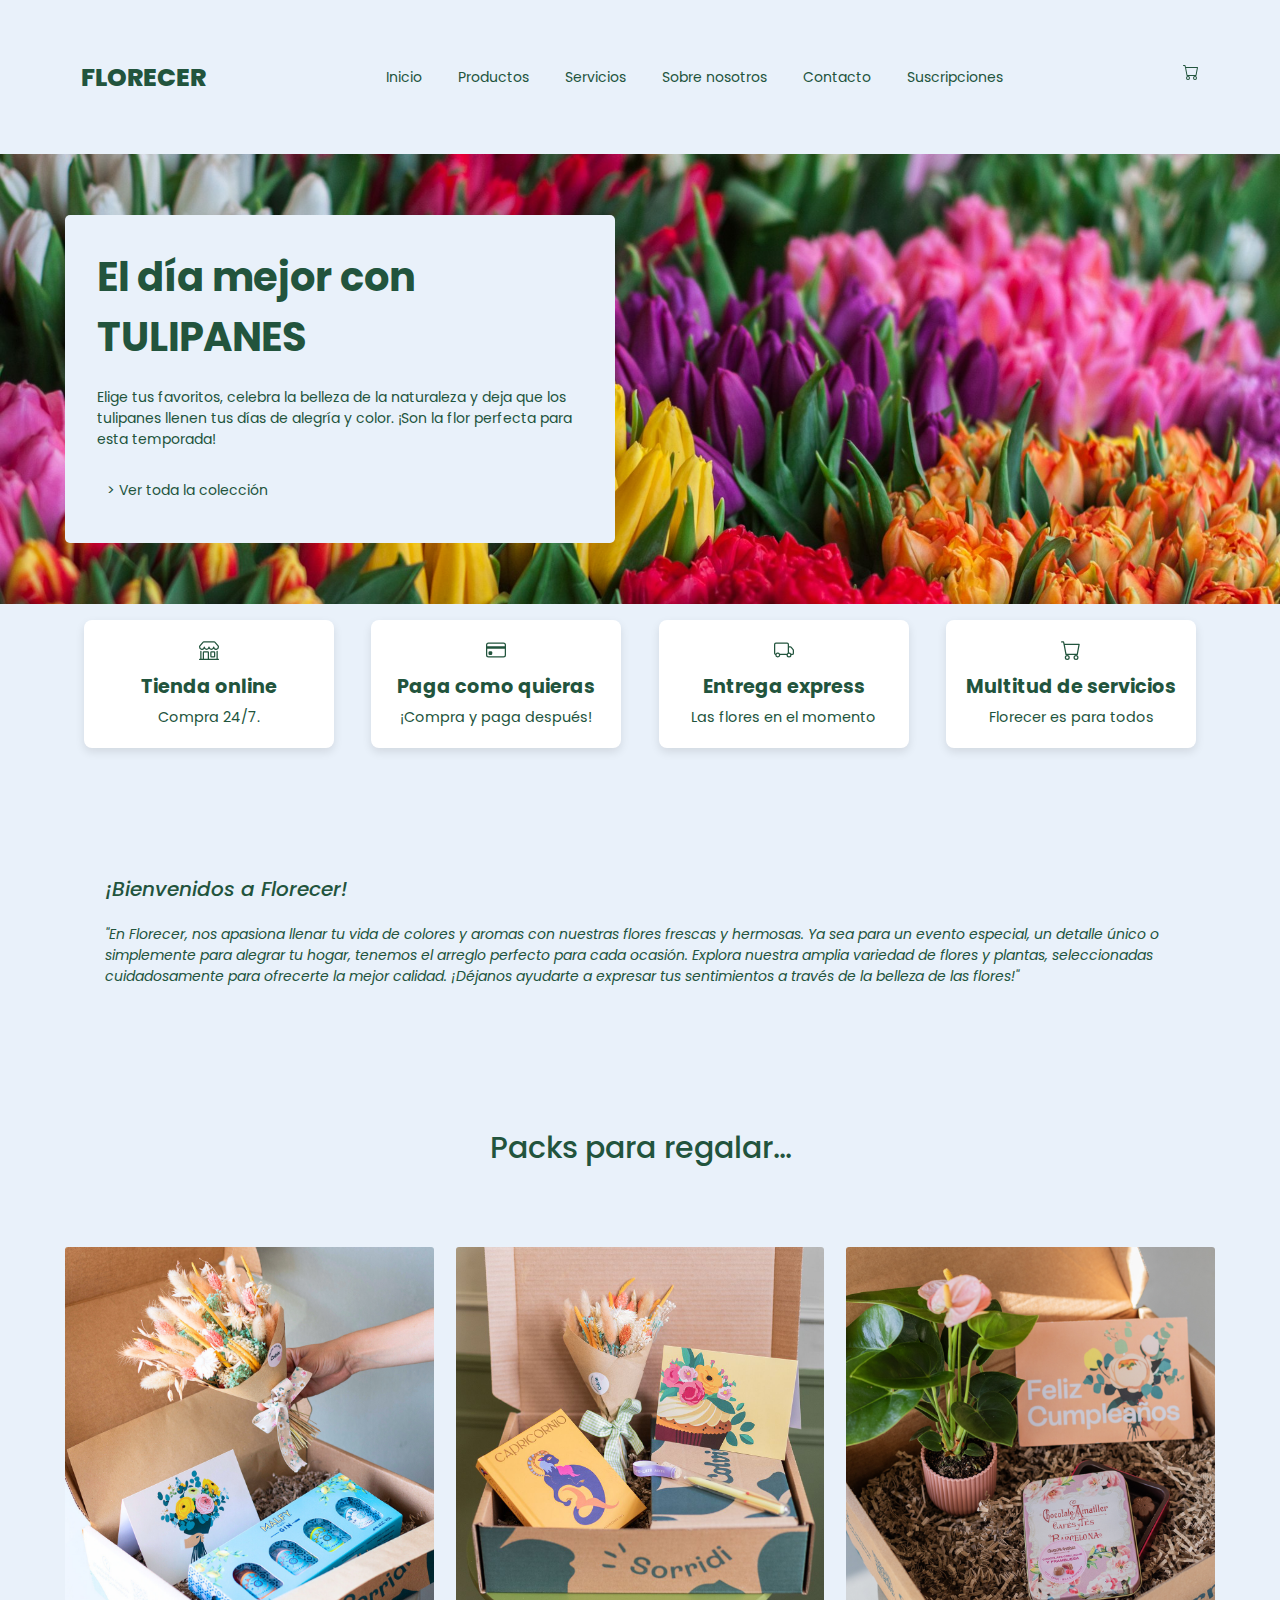
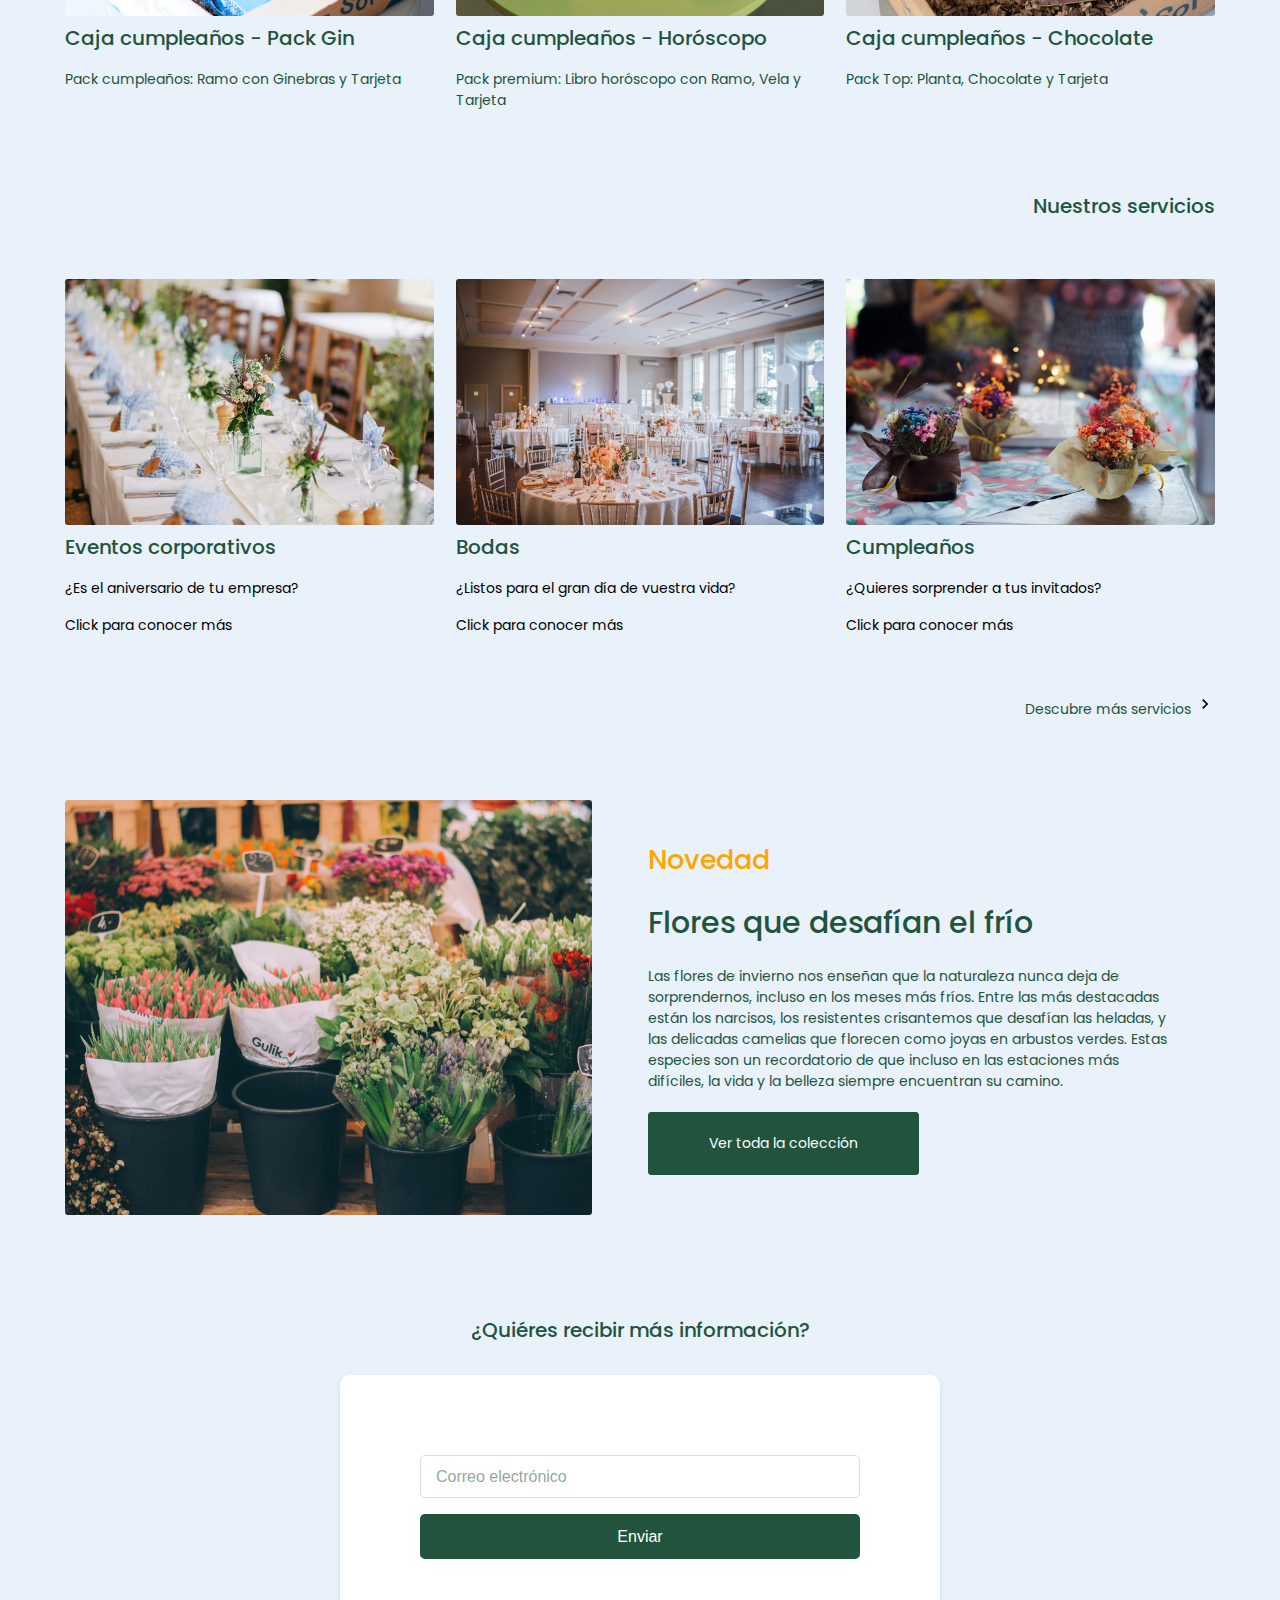
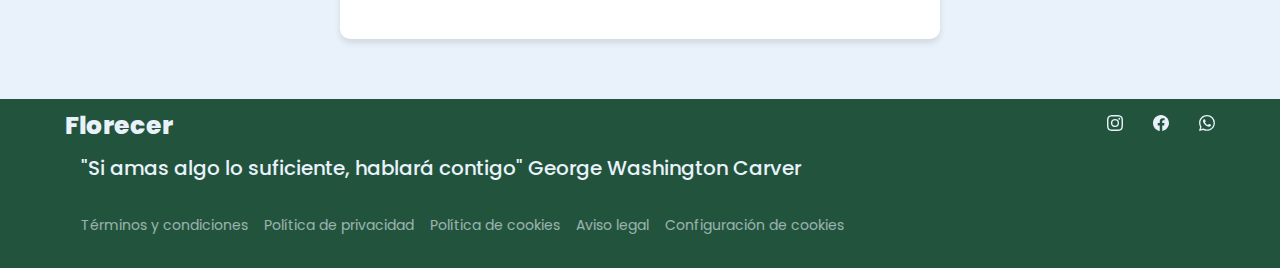
<file: index.html>
<!DOCTYPE html>
<html lang="es">
<head>
    <meta charset="UTF-8">
    <meta name="viewport" content="width=device-width, initial-scale=1.0">
    <title>Florecer</title>
    <link rel="stylesheet" href="css/index.css">
    <script defer src="js/index.js"></script>

    <link rel="preconnect" href="https://fonts.googleapis.com">
    <link rel="preconnect" href="https://fonts.gstatic.com" crossorigin>
    <link href="https://fonts.googleapis.com/css2?family=Poppins:ital,wght@0,100;0,200;0,300;0,400;0,500;0,600;0,700;0,800;0,900;1,100;1,200;1,300;1,400;1,500;1,600;1,700;1,800;1,900&display=swap" rel="stylesheet">

</head>
<body>

<!--HEADER-->
<header class="header">
    <div class="header__block layoutBlock">
        <div class="header__logo">
            <a href="index.html" class="logo">Florecer</a>
        </div>
        <button class="menu-toggle" aria-label="Abrir menú">
            <svg xmlns="http://www.w3.org/2000/svg" width="25" height="25" fill="currentColor" class="bi bi-list" viewBox="0 0 16 16">
                <path fill-rule="evenodd" d="M2.5 12a.5.5 0 0 1 .5-.5h10a.5.5 0 0 1 0 1H3a.5.5 0 0 1-.5-.5m0-4a.5.5 0 0 1 .5-.5h10a.5.5 0 0 1 0 1H3a.5.5 0 0 1-.5-.5m0-4a.5.5 0 0 1 .5-.5h10a.5.5 0 0 1 0 1H3a.5.5 0 0 1-.5-.5"/>
              </svg>
        </button>
        <nav class="header__nav">
            <ul>
                <li><a href="index.html">Inicio</a></li>
                <li><a href="products.html">Productos</a></li>
                <li><a href="services.html">Servicios</a></li>
                <li><a href="about-us.html">Sobre nosotros</a></li>
                <li><a href="contact.html">Contacto</a></li>
                <li><a href="prices.html">Suscripciones</a></li>
            </ul>
        </nav>
        <div>
            <ul>
                <li class="submenu">
                    <svg xmlns="http://www.w3.org/2000/svg" width="16" height="16" fill="currentColor" class="bi bi-cart" viewBox="0 0 16 16">
                        <path d="M0 1.5A.5.5 0 0 1 .5 1H2a.5.5 0 0 1 .485.379L2.89 3H14.5a.5.5 0 0 1 .491.592l-1.5 8A.5.5 0 0 1 13 12H4a.5.5 0 0 1-.491-.408L2.01 3.607 1.61 2H.5a.5.5 0 0 1-.5-.5M3.102 4l1.313 7h8.17l1.313-7zM5 12a2 2 0 1 0 0 4 2 2 0 0 0 0-4m7 0a2 2 0 1 0 0 4 2 2 0 0 0 0-4m-7 1a1 1 0 1 1 0 2 1 1 0 0 1 0-2m7 0a1 1 0 1 1 0 2 1 1 0 0 1 0-2"/>
                    </svg>
                    <div id="carrito">
                        <table id="lista__carrito">
                            <thead>
                                <tr>
                                    <th>Imagen</th>
                                    <th>Nombre</th>
                                    <th>Precio</th>
                                    <th></th>
                                </tr>
                            </thead>
                            <tbody></tbody>
                        </table>
                        <a href="#" id="vaciar__carrito" class="btn_2">Vaciar Carrito</a>
                    </div>
                </li>
            </ul>
        </div>
    </div>
</header>
<!--/HEADER-->
    
<main>
<!--BANNER-->
    <section class="banner">
        <div class="banner__block layoutBlock">
            <div class="banner__content">
                <h1>El día mejor con TULIPANES</h1>
                <p>Elige tus favoritos, celebra la belleza de la naturaleza y deja que los tulipanes llenen tus días de alegría y color. ¡Son la flor perfecta para esta temporada!</p>
                <a class="btn__banner" href="products.html">> Ver toda la colección</a>
            </div>
        </div>
    </section>
<!--/BANNER-->

<!--ICONS-->
    <section class="icons">
        <div class="icons__block layoutBlock">
            <a href="products.html" class="icons_box">
                <svg xmlns="http://www.w3.org/2000/svg" width="20" height="20" fill="currentColor" class="bi bi-shop" viewBox="0 0 16 16">
                <path d="M2.97 1.35A1 1 0 0 1 3.73 1h8.54a1 1 0 0 1 .76.35l2.609 3.044A1.5 1.5 0 0 1 16 5.37v.255a2.375 2.375 0 0 1-4.25 1.458A2.37 2.37 0 0 1 9.875 8 2.37 2.37 0 0 1 8 7.083 2.37 2.37 0 0 1 6.125 8a2.37 2.37 0 0 1-1.875-.917A2.375 2.375 0 0 1 0 5.625V5.37a1.5 1.5 0 0 1 .361-.976zm1.78 4.275a1.375 1.375 0 0 0 2.75 0 .5.5 0 0 1 1 0 1.375 1.375 0 0 0 2.75 0 .5.5 0 0 1 1 0 1.375 1.375 0 1 0 2.75 0V5.37a.5.5 0 0 0-.12-.325L12.27 2H3.73L1.12 5.045A.5.5 0 0 0 1 5.37v.255a1.375 1.375 0 0 0 2.75 0 .5.5 0 0 1 1 0M1.5 8.5A.5.5 0 0 1 2 9v6h1v-5a1 1 0 0 1 1-1h3a1 1 0 0 1 1 1v5h6V9a.5.5 0 0 1 1 0v6h.5a.5.5 0 0 1 0 1H.5a.5.5 0 0 1 0-1H1V9a.5.5 0 0 1 .5-.5M4 15h3v-5H4zm5-5a1 1 0 0 1 1-1h2a1 1 0 0 1 1 1v3a1 1 0 0 1-1 1h-2a1 1 0 0 1-1-1zm3 0h-2v3h2z"/>
                </svg>
                <h3>Tienda online</h3>
                <p>Compra 24/7.</p>
            </a>
            <a href="prices.html" class="icons_box">
                <svg xmlns="http://www.w3.org/2000/svg" width="20" height="20" fill="currentColor" class="bi bi-credit-card" viewBox="0 0 16 16">
                <path d="M0 4a2 2 0 0 1 2-2h12a2 2 0 0 1 2 2v8a2 2 0 0 1-2 2H2a2 2 0 0 1-2-2zm2-1a1 1 0 0 0-1 1v1h14V4a1 1 0 0 0-1-1zm13 4H1v5a1 1 0 0 0 1 1h12a1 1 0 0 0 1-1z"/>
                <path d="M2 10a1 1 0 0 1 1-1h1a1 1 0 0 1 1 1v1a1 1 0 0 1-1 1H3a1 1 0 0 1-1-1z"/>
                </svg>
                <h3>Paga como quieras</h3>
                <p>¡Compra y paga después!</p>
            </a>
            <a href="contact.html" class="icons_box">
                <svg xmlns="http://www.w3.org/2000/svg" width="20" height="20" fill="currentColor" class="bi bi-truck" viewBox="0 0 16 16">
                <path d="M0 3.5A1.5 1.5 0 0 1 1.5 2h9A1.5 1.5 0 0 1 12 3.5V5h1.02a1.5 1.5 0 0 1 1.17.563l1.481 1.85a1.5 1.5 0 0 1 .329.938V10.5a1.5 1.5 0 0 1-1.5 1.5H14a2 2 0 1 1-4 0H5a2 2 0 1 1-3.998-.085A1.5 1.5 0 0 1 0 10.5zm1.294 7.456A2 2 0 0 1 4.732 11h5.536a2 2 0 0 1 .732-.732V3.5a.5.5 0 0 0-.5-.5h-9a.5.5 0 0 0-.5.5v7a.5.5 0 0 0 .294.456M12 10a2 2 0 0 1 1.732 1h.768a.5.5 0 0 0 .5-.5V8.35a.5.5 0 0 0-.11-.312l-1.48-1.85A.5.5 0 0 0 13.02 6H12zm-9 1a1 1 0 1 0 0 2 1 1 0 0 0 0-2m9 0a1 1 0 1 0 0 2 1 1 0 0 0 0-2"/>
                </svg>
                <h3>Entrega express</h3>
                <p>Las flores en el momento </p>
            </a>
            <a href="services.html" class="icons_box">
                <svg xmlns="http://www.w3.org/2000/svg" width="20" height="20" fill="currentColor" class="bi bi-cart" viewBox="0 0 16 16">
                    <path d="M0 1.5A.5.5 0 0 1 .5 1H2a.5.5 0 0 1 .485.379L2.89 3H14.5a.5.5 0 0 1 .491.592l-1.5 8A.5.5 0 0 1 13 12H4a.5.5 0 0 1-.491-.408L2.01 3.607 1.61 2H.5a.5.5 0 0 1-.5-.5M3.102 4l1.313 7h8.17l1.313-7zM5 12a2 2 0 1 0 0 4 2 2 0 0 0 0-4m7 0a2 2 0 1 0 0 4 2 2 0 0 0 0-4m-7 1a1 1 0 1 1 0 2 1 1 0 0 1 0-2m7 0a1 1 0 1 1 0 2 1 1 0 0 1 0-2"/>
                </svg>
                <h3>Multitud de servicios</h3>
                <p>Florecer es para todos</p>
            </a>
        </div>
    </section>
<!--/ICONS-->

<!--PARAGRAPH-->
    <section class="paragraph">
        <div class="paragraph__block layoutBlock">
            <div class="paragraph__content">
                <h3>¡Bienvenidos a Florecer!</h3>
                <p>"En Florecer, nos apasiona llenar tu vida de colores y aromas con nuestras flores frescas y hermosas. Ya sea para un evento especial, un detalle único o simplemente para alegrar tu hogar, tenemos el arreglo perfecto para cada ocasión. Explora nuestra amplia variedad de flores y plantas, seleccionadas cuidadosamente para ofrecerte la mejor calidad. ¡Déjanos ayudarte a expresar tus sentimientos a través de la belleza de las flores!"</p>
            </div>
        </div>
    </section>
<!--/PARAGRAPH-->

<!--OFERTS-->
    <section class="oferts">
        <div class="oferts__block layoutBlock">
            <h2>Packs para regalar...</h2>
            <div class="oferts__cards">
                <!--Card 1-->
                <div class="oferts__card">
                    <img src="media/oferta_uno.png" alt="Oferta">
                    <div class="oferts__card__content">
                        <h3>Caja cumpleaños - Pack Gin</h3>
                        <p>Pack cumpleaños: Ramo con Ginebras y Tarjeta</p>
                    </div>
                </div>
                <!--Card 2-->
                <div class="oferts__card">
                    <img src="media/oferta_dos.jpg" alt="Oferta">
                    <div class="oferts__card__content">
                        <h3>Caja cumpleaños - Horóscopo</h3>
                        <p>Pack premium: Libro horóscopo con Ramo, Vela y Tarjeta</p>
                    </div>
                </div>
                <!--Card 3-->
                <div class="oferts__card">
                    <img src="media/oferta_tres.png" alt="Oferta">
                    <div class="oferts__card__content">
                        <h3>Caja cumpleaños - Chocolate</h3>
                        <p>Pack Top: Planta, Chocolate y Tarjeta</p>
                    </div>
                </div>
            </div>
        </div>      
    </section>
<!--/OFERTS-->

<!--SERVICES-->
    <section class="services">
        <div class="services__block layoutBlock">
            <h3>Nuestros servicios</h3>
            <div class="services__cards">
                <!--Card 1-->
                <div class="services__card">
                    <img src="media/servicios_uno.jpg" alt="Eventos Corporativos">
                    <div class="services__card__content">
                        <h3>Eventos corporativos</h3>
                        <a href="services.html">¿Es el aniversario de tu empresa?</a>
                        <a href="services.html">Click para conocer más</a>
                    </div>
                </div>
                <!--Card 2-->
                <div class="services__card">
                    <img src="media/servicio_tres.jpg" alt="Boda">
                    <div class="services__card__content">
                        <h3>Bodas</h3>
                        <a href="services.html">¿Listos para el gran día de vuestra vida?</a>
                        <a href="services.html">Click para conocer más</a>
                    </div>
                </div>
                <!--Card 3-->
                <div class="services__card">
                    <img src="media/servicios_dos.jpg" alt="Cumpleaños">
                    <div class="services__card__content">
                        <h3>Cumpleaños</h3>
                        <a href="services.html">¿Quieres sorprender a tus invitados?</a>
                        <a href="services.html">Click para conocer más</a>
                    </div>
                </div>
            </div>
            <a class="link__services" href="services.html">Descubre más servicios
                <svg width="20" height="20" viewBox="0 0 20 20" fill="none" xmlns="http://www.w3.org/2000/svg">
                <g clip-path="url(#clip0_1_86)">
                <path d="M8.33334 5L7.15834 6.175L10.975 10L7.15834 13.825L8.33334 15L13.3333 10L8.33334 5Z" fill="black"/>
                </g>
                <defs>
                <clipPath id="clip0_1_86">
                <rect width="20" height="20" fill="white"/>
                </clipPath>
                </defs>
                </svg>
            </a>
        </div>
    </section>

<!--/SERVICES-->

<!--TEXT BLOCK-->
    <section class="textblock">
        <div class="textblock__block layoutBlock">
            <div class="textblock__image">
                <img src="media/flowers__one.jpg" alt="Flowers Winter">
            </div>
            <div class="textblock__content">
                <span>Novedad</span>
                <h2>Flores que desafían el frío</h2>
                <p>Las flores de invierno nos enseñan que la naturaleza nunca deja de sorprendernos, incluso en los meses más fríos. Entre las más destacadas están los narcisos, los resistentes crisantemos que desafían las heladas, y las delicadas camelias que florecen como joyas en arbustos verdes. Estas especies son un recordatorio de que incluso en las estaciones más difíciles, la vida y la belleza siempre encuentran su camino.</p>
                <a class="btn" href="products.html">Ver toda la colección</a>
            </div>
        </div>
    </section>
<!--/TEXT BLOCK-->

<!--CONTACT-->
    <section class="contact">
        <h3>¿Quiéres recibir más información?</h3>
        <div class="contact__container">
            <form class="contact__form">
                <input type="email" class="contact__input" placeholder="Correo electrónico">
                <input type="submit" class="btn_3" value="Enviar">
            </form>
        </div>
    </section>
<!--/CONTACT-->

</main>
<!--FOOTER-->
<footer class="footer">
    <div class="footer__block layoutBlock">
        <div class="footer__icons">
            <a href="#" class="logo">Florecer</a>
            <ul class="footer_social">
                <li class="footer_social_instagram">
                    <svg xmlns="http://www.w3.org/2000/svg" width="16" height="16" fill="currentColor" class="bi bi-instagram" viewBox="0 0 16 16">
                        <path d="M8 0C5.829 0 5.556.01 4.703.048 3.85.088 3.269.222 2.76.42a3.9 3.9 0 0 0-1.417.923A3.9 3.9 0 0 0 .42 2.76C.222 3.268.087 3.85.048 4.7.01 5.555 0 5.827 0 8.001c0 2.172.01 2.444.048 3.297.04.852.174 1.433.372 1.942.205.526.478.972.923 1.417.444.445.89.719 1.416.923.51.198 1.09.333 1.942.372C5.555 15.99 5.827 16 8 16s2.444-.01 3.298-.048c.851-.04 1.434-.174 1.943-.372a3.9 3.9 0 0 0 1.416-.923c.445-.445.718-.891.923-1.417.197-.509.332-1.09.372-1.942C15.99 10.445 16 10.173 16 8s-.01-2.445-.048-3.299c-.04-.851-.175-1.433-.372-1.941a3.9 3.9 0 0 0-.923-1.417A3.9 3.9 0 0 0 13.24.42c-.51-.198-1.092-.333-1.943-.372C10.443.01 10.172 0 7.998 0zm-.717 1.442h.718c2.136 0 2.389.007 3.232.046.78.035 1.204.166 1.486.275.373.145.64.319.92.599s.453.546.598.92c.11.281.24.705.275 1.485.039.843.047 1.096.047 3.231s-.008 2.389-.047 3.232c-.035.78-.166 1.203-.275 1.485a2.5 2.5 0 0 1-.599.919c-.28.28-.546.453-.92.598-.28.11-.704.24-1.485.276-.843.038-1.096.047-3.232.047s-2.39-.009-3.233-.047c-.78-.036-1.203-.166-1.485-.276a2.5 2.5 0 0 1-.92-.598 2.5 2.5 0 0 1-.6-.92c-.109-.281-.24-.705-.275-1.485-.038-.843-.046-1.096-.046-3.233s.008-2.388.046-3.231c.036-.78.166-1.204.276-1.486.145-.373.319-.64.599-.92s.546-.453.92-.598c.282-.11.705-.24 1.485-.276.738-.034 1.024-.044 2.515-.045zm4.988 1.328a.96.96 0 1 0 0 1.92.96.96 0 0 0 0-1.92m-4.27 1.122a4.109 4.109 0 1 0 0 8.217 4.109 4.109 0 0 0 0-8.217m0 1.441a2.667 2.667 0 1 1 0 5.334 2.667 2.667 0 0 1 0-5.334"/>
                    </svg>
                </li>
                <li class="footer_social_facebook">
                    <svg xmlns="http://www.w3.org/2000/svg" width="16" height="16" fill="currentColor" class="bi bi-facebook" viewBox="0 0 16 16">
                        <path d="M16 8.049c0-4.446-3.582-8.05-8-8.05C3.58 0-.002 3.603-.002 8.05c0 4.017 2.926 7.347 6.75 7.951v-5.625h-2.03V8.05H6.75V6.275c0-2.017 1.195-3.131 3.022-3.131.876 0 1.791.157 1.791.157v1.98h-1.009c-.993 0-1.303.621-1.303 1.258v1.51h2.218l-.354 2.326H9.25V16c3.824-.604 6.75-3.934 6.75-7.951"/>
                    </svg>
                </li>
                <li class="footer_social_whatsapp">
                    <svg xmlns="http://www.w3.org/2000/svg" width="16" height="16" fill="currentColor" class="bi bi-whatsapp" viewBox="0 0 16 16">
                        <path d="M13.601 2.326A7.85 7.85 0 0 0 7.994 0C3.627 0 .068 3.558.064 7.926c0 1.399.366 2.76 1.057 3.965L0 16l4.204-1.102a7.9 7.9 0 0 0 3.79.965h.004c4.368 0 7.926-3.558 7.93-7.93A7.9 7.9 0 0 0 13.6 2.326zM7.994 14.521a6.6 6.6 0 0 1-3.356-.92l-.24-.144-2.494.654.666-2.433-.156-.251a6.56 6.56 0 0 1-1.007-3.505c0-3.626 2.957-6.584 6.591-6.584a6.56 6.56 0 0 1 4.66 1.931 6.56 6.56 0 0 1 1.928 4.66c-.004 3.639-2.961 6.592-6.592 6.592m3.615-4.934c-.197-.099-1.17-.578-1.353-.646-.182-.065-.315-.099-.445.099-.133.197-.513.646-.627.775-.114.133-.232.148-.43.05-.197-.1-.836-.308-1.592-.985-.59-.525-.985-1.175-1.103-1.372-.114-.198-.011-.304.088-.403.087-.088.197-.232.296-.346.1-.114.133-.198.198-.33.065-.134.034-.248-.015-.347-.05-.099-.445-1.076-.612-1.47-.16-.389-.323-.335-.445-.34-.114-.007-.247-.007-.38-.007a.73.73 0 0 0-.529.247c-.182.198-.691.677-.691 1.654s.71 1.916.81 2.049c.098.133 1.394 2.132 3.383 2.992.47.205.84.326 1.129.418.475.152.904.129 1.246.08.38-.058 1.171-.48 1.338-.943.164-.464.164-.86.114-.943-.049-.084-.182-.133-.38-.232"/>
                    </svg>
                </li>
            </ul>
        </div>
        <div class="footer__information">
            <h3>"Si amas algo lo suficiente, hablará contigo" George Washington Carver</h3>
        </div>
        <div class="footer__legal">
            <a href="#">Términos y condiciones</a>
            <a href="#">Política de privacidad</a>
            <a href="#">Política de cookies</a>
            <a href="#">Aviso legal</a>
            <a href="#">Configuración de cookies</a>
        </div>
    </div>
</footer>
<!--/FOOTER-->

</body>
</html>
</file>
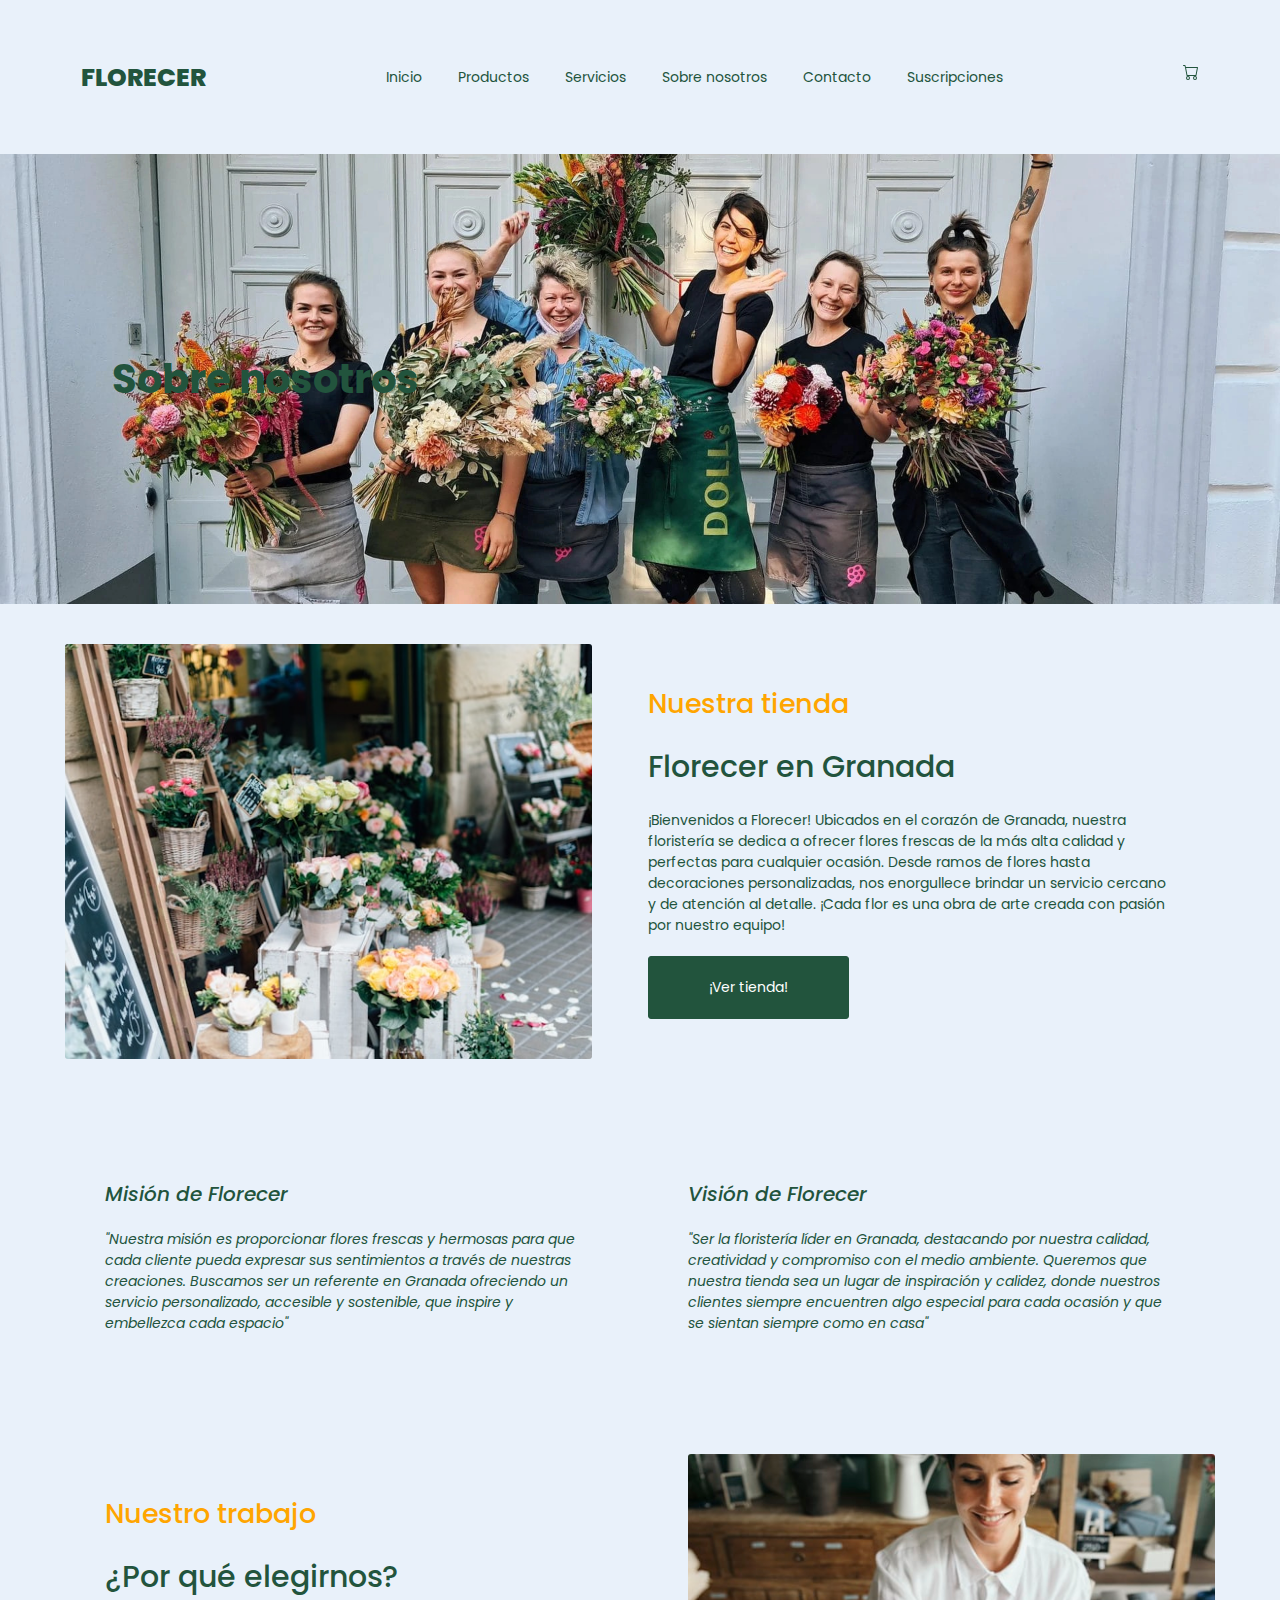
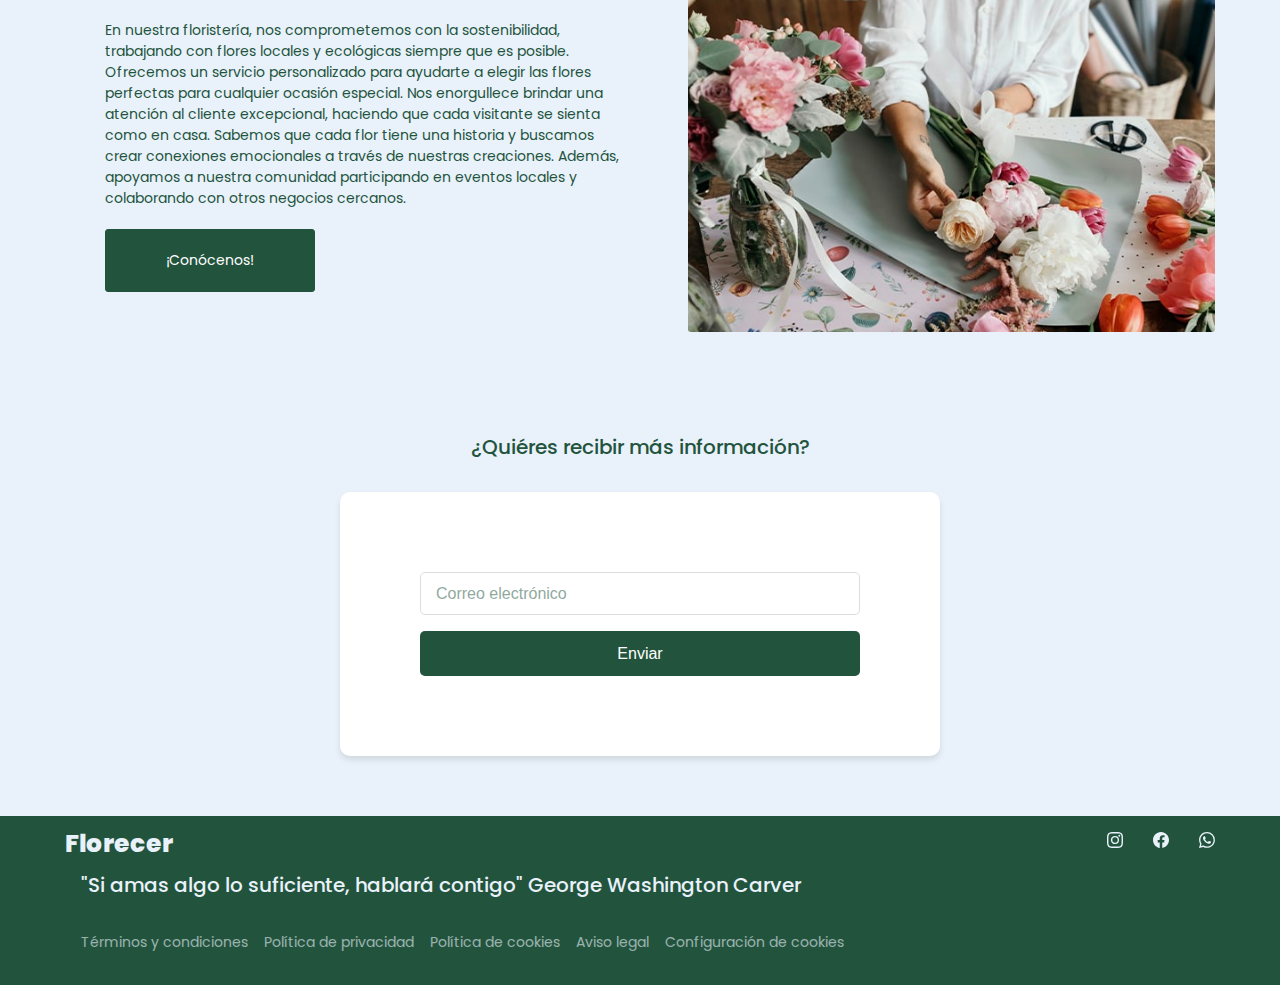
<file: about-us.html>
<!DOCTYPE html>
<html lang="es">
<head>
    <meta charset="UTF-8">
    <meta name="viewport" content="width=device-width, initial-scale=1.0">
    <title>Sobre nosotros</title>
    <link rel="stylesheet" href="css/index.css">
    <script defer src="js/index.js"></script>

    <link rel="preconnect" href="https://fonts.googleapis.com">
    <link rel="preconnect" href="https://fonts.gstatic.com" crossorigin>
    <link href="https://fonts.googleapis.com/css2?family=Poppins:ital,wght@0,100;0,200;0,300;0,400;0,500;0,600;0,700;0,800;0,900;1,100;1,200;1,300;1,400;1,500;1,600;1,700;1,800;1,900&display=swap" rel="stylesheet">

</head>
<body>

<!--HEADER-->
<header class="header">
    <div class="header__block layoutBlock">
        <div class="header__logo">
            <a href="index.html" class="logo">Florecer</a>
        </div>
        <button class="menu-toggle" aria-label="Abrir menú">
            <svg xmlns="http://www.w3.org/2000/svg" width="16" height="16" fill="currentColor" class="bi bi-list" viewBox="0 0 16 16">
                <path fill-rule="evenodd" d="M2.5 12a.5.5 0 0 1 .5-.5h10a.5.5 0 0 1 0 1H3a.5.5 0 0 1-.5-.5m0-4a.5.5 0 0 1 .5-.5h10a.5.5 0 0 1 0 1H3a.5.5 0 0 1-.5-.5m0-4a.5.5 0 0 1 .5-.5h10a.5.5 0 0 1 0 1H3a.5.5 0 0 1-.5-.5"/>
              </svg>
        </button>
        <nav class="header__nav">
            <ul>
                <li><a href="index.html">Inicio</a></li>
                <li><a href="products.html">Productos</a></li>
                <li><a href="services.html">Servicios</a></li>
                <li><a href="about-us.html">Sobre nosotros</a></li>
                <li><a href="contact.html">Contacto</a></li>
                <li><a href="prices.html">Suscripciones</a></li>
            </ul>
        </nav>
        <div>
            <ul>
                <li class="submenu">
                    <svg xmlns="http://www.w3.org/2000/svg" width="16" height="16" fill="currentColor" class="bi bi-cart" viewBox="0 0 16 16">
                        <path d="M0 1.5A.5.5 0 0 1 .5 1H2a.5.5 0 0 1 .485.379L2.89 3H14.5a.5.5 0 0 1 .491.592l-1.5 8A.5.5 0 0 1 13 12H4a.5.5 0 0 1-.491-.408L2.01 3.607 1.61 2H.5a.5.5 0 0 1-.5-.5M3.102 4l1.313 7h8.17l1.313-7zM5 12a2 2 0 1 0 0 4 2 2 0 0 0 0-4m7 0a2 2 0 1 0 0 4 2 2 0 0 0 0-4m-7 1a1 1 0 1 1 0 2 1 1 0 0 1 0-2m7 0a1 1 0 1 1 0 2 1 1 0 0 1 0-2"/>
                    </svg>
                    <div id="carrito">
                        <table id="lista__carrito">
                            <thead>
                                <tr>
                                    <th>Imagen</th>
                                    <th>Nombre</th>
                                    <th>Precio</th>
                                    <th></th>
                                </tr>
                            </thead>
                            <tbody></tbody>
                        </table>
                        <a href="#" id="vaciar__carrito" class="btn_2">Vaciar Carrito</a>
                    </div>
                </li>
            </ul>
        </div>
    </div>
</header>
<!--/HEADER-->    
<main>

<!--BANNER-->
<section class="banner banner--small banner--about">
    <div class="banner__block layoutBlock">
        <h1>Sobre nosotros</h1>
    </div>
</section>
<!--/BANNER-->

<!--TEXT BLOCK-->
<section class="textblock">
<div class="textblock__block layoutBlock">
    <div class="textblock__image">
        <img src="media/about-us-people.jpg" alt="About us">
    </div>
    <div class="textblock__content">
        <span>Nuestra tienda</span>
        <h2>Florecer en Granada</h2>
        <p>¡Bienvenidos a Florecer! Ubicados en el corazón de Granada, nuestra floristería se dedica a ofrecer flores frescas de la más alta calidad y perfectas para cualquier ocasión. Desde ramos de flores hasta decoraciones personalizadas, nos enorgullece brindar un servicio cercano y de atención al detalle. ¡Cada flor es una obra de arte creada con pasión por nuestro equipo!</p>
        <a class="btn" href="contact.html">¡Ver tienda!</a>
    </div>
</div>
</section>
<!--/TEXT BLOCK-->

<!--PARAGRAPH-->
<section class="paragraph">
<div class="paragraph__block layoutBlock">
    <div class="paragraph__content">
        <h3>Misión de Florecer</h3>
        <p>"Nuestra misión es proporcionar flores frescas y hermosas para que cada cliente pueda expresar sus sentimientos a través de nuestras creaciones. Buscamos ser un referente en Granada ofreciendo un servicio personalizado, accesible y sostenible, que inspire y embellezca cada espacio"</p>
    </div>
    <div class="paragraph__content">
        <h3>Visión de Florecer</h3>
        <p>"Ser la floristería líder en Granada, destacando por nuestra calidad, creatividad y compromiso con el medio ambiente. Queremos que nuestra tienda sea un lugar de inspiración y calidez, donde nuestros clientes siempre encuentren algo especial para cada ocasión y que se sientan siempre como en casa"</p>
    </div>
</div>
</section>
<!--/PARAGRAPH-->

<!--TEXT BLOCK-->
<section class="textblock">
<div class="textblock__block layoutBlock">
    <div class="textblock__content">
        <span>Nuestro trabajo</span>
        <h2>¿Por qué elegirnos?</h2>
        <p>En nuestra floristería, nos comprometemos con la sostenibilidad, trabajando con flores locales y ecológicas siempre que es posible. Ofrecemos un servicio personalizado para ayudarte a elegir las flores perfectas para cualquier ocasión especial. Nos enorgullece brindar una atención al cliente excepcional, haciendo que cada visitante se sienta como en casa. Sabemos que cada flor tiene una historia y buscamos crear conexiones emocionales a través de nuestras creaciones. Además, apoyamos a nuestra comunidad participando en eventos locales y colaborando con otros negocios cercanos.</p>
        <a class="btn" href="contact.html">¡Conócenos!</a>
    </div>
    <div class="textblock__image">
            <img src="media/banner-about-us.jpg" alt="About us 2">
    </div>
</div>
</section>
<!--/TEXT BLOCK-->

<!--CONTACT-->
<section class="contact">
    <h3>¿Quiéres recibir más información?</h3>
    <div class="contact__container">
        <form class="contact__form">
            <input type="email" class="contact__input" placeholder="Correo electrónico">
            <input type="submit" class="btn_3" value="Enviar">
        </form>
    </div>
</section>
<!--/CONTACT-->

</main>
<!--FOOTER-->
<footer class="footer">
<div class="footer__block layoutBlock">
    <div class="footer__icons">
        <a href="#" class="logo">Florecer</a>
        <ul class="footer_social">
            <li class="footer_social_instagram">
                <svg xmlns="http://www.w3.org/2000/svg" width="16" height="16" fill="currentColor" class="bi bi-instagram" viewBox="0 0 16 16">
                    <path d="M8 0C5.829 0 5.556.01 4.703.048 3.85.088 3.269.222 2.76.42a3.9 3.9 0 0 0-1.417.923A3.9 3.9 0 0 0 .42 2.76C.222 3.268.087 3.85.048 4.7.01 5.555 0 5.827 0 8.001c0 2.172.01 2.444.048 3.297.04.852.174 1.433.372 1.942.205.526.478.972.923 1.417.444.445.89.719 1.416.923.51.198 1.09.333 1.942.372C5.555 15.99 5.827 16 8 16s2.444-.01 3.298-.048c.851-.04 1.434-.174 1.943-.372a3.9 3.9 0 0 0 1.416-.923c.445-.445.718-.891.923-1.417.197-.509.332-1.09.372-1.942C15.99 10.445 16 10.173 16 8s-.01-2.445-.048-3.299c-.04-.851-.175-1.433-.372-1.941a3.9 3.9 0 0 0-.923-1.417A3.9 3.9 0 0 0 13.24.42c-.51-.198-1.092-.333-1.943-.372C10.443.01 10.172 0 7.998 0zm-.717 1.442h.718c2.136 0 2.389.007 3.232.046.78.035 1.204.166 1.486.275.373.145.64.319.92.599s.453.546.598.92c.11.281.24.705.275 1.485.039.843.047 1.096.047 3.231s-.008 2.389-.047 3.232c-.035.78-.166 1.203-.275 1.485a2.5 2.5 0 0 1-.599.919c-.28.28-.546.453-.92.598-.28.11-.704.24-1.485.276-.843.038-1.096.047-3.232.047s-2.39-.009-3.233-.047c-.78-.036-1.203-.166-1.485-.276a2.5 2.5 0 0 1-.92-.598 2.5 2.5 0 0 1-.6-.92c-.109-.281-.24-.705-.275-1.485-.038-.843-.046-1.096-.046-3.233s.008-2.388.046-3.231c.036-.78.166-1.204.276-1.486.145-.373.319-.64.599-.92s.546-.453.92-.598c.282-.11.705-.24 1.485-.276.738-.034 1.024-.044 2.515-.045zm4.988 1.328a.96.96 0 1 0 0 1.92.96.96 0 0 0 0-1.92m-4.27 1.122a4.109 4.109 0 1 0 0 8.217 4.109 4.109 0 0 0 0-8.217m0 1.441a2.667 2.667 0 1 1 0 5.334 2.667 2.667 0 0 1 0-5.334"/>
                </svg>
            </li>
            <li class="footer_social_facebook">
                <svg xmlns="http://www.w3.org/2000/svg" width="16" height="16" fill="currentColor" class="bi bi-facebook" viewBox="0 0 16 16">
                    <path d="M16 8.049c0-4.446-3.582-8.05-8-8.05C3.58 0-.002 3.603-.002 8.05c0 4.017 2.926 7.347 6.75 7.951v-5.625h-2.03V8.05H6.75V6.275c0-2.017 1.195-3.131 3.022-3.131.876 0 1.791.157 1.791.157v1.98h-1.009c-.993 0-1.303.621-1.303 1.258v1.51h2.218l-.354 2.326H9.25V16c3.824-.604 6.75-3.934 6.75-7.951"/>
                </svg>
            </li>
            <li class="footer_social_whatsapp">
                <svg xmlns="http://www.w3.org/2000/svg" width="16" height="16" fill="currentColor" class="bi bi-whatsapp" viewBox="0 0 16 16">
                    <path d="M13.601 2.326A7.85 7.85 0 0 0 7.994 0C3.627 0 .068 3.558.064 7.926c0 1.399.366 2.76 1.057 3.965L0 16l4.204-1.102a7.9 7.9 0 0 0 3.79.965h.004c4.368 0 7.926-3.558 7.93-7.93A7.9 7.9 0 0 0 13.6 2.326zM7.994 14.521a6.6 6.6 0 0 1-3.356-.92l-.24-.144-2.494.654.666-2.433-.156-.251a6.56 6.56 0 0 1-1.007-3.505c0-3.626 2.957-6.584 6.591-6.584a6.56 6.56 0 0 1 4.66 1.931 6.56 6.56 0 0 1 1.928 4.66c-.004 3.639-2.961 6.592-6.592 6.592m3.615-4.934c-.197-.099-1.17-.578-1.353-.646-.182-.065-.315-.099-.445.099-.133.197-.513.646-.627.775-.114.133-.232.148-.43.05-.197-.1-.836-.308-1.592-.985-.59-.525-.985-1.175-1.103-1.372-.114-.198-.011-.304.088-.403.087-.088.197-.232.296-.346.1-.114.133-.198.198-.33.065-.134.034-.248-.015-.347-.05-.099-.445-1.076-.612-1.47-.16-.389-.323-.335-.445-.34-.114-.007-.247-.007-.38-.007a.73.73 0 0 0-.529.247c-.182.198-.691.677-.691 1.654s.71 1.916.81 2.049c.098.133 1.394 2.132 3.383 2.992.47.205.84.326 1.129.418.475.152.904.129 1.246.08.38-.058 1.171-.48 1.338-.943.164-.464.164-.86.114-.943-.049-.084-.182-.133-.38-.232"/>
                </svg>
            </li>
        </ul>
    </div>
    <div class="footer__information">
        <h3>"Si amas algo lo suficiente, hablará contigo" George Washington Carver</h3>
    </div>
    <div class="footer__legal">
        <a href="#">Términos y condiciones</a>
        <a href="#">Política de privacidad</a>
        <a href="#">Política de cookies</a>
        <a href="#">Aviso legal</a>
        <a href="#">Configuración de cookies</a>
    </div>
</div>
</footer>
<!--/FOOTER-->

</body>
</html>
</file>
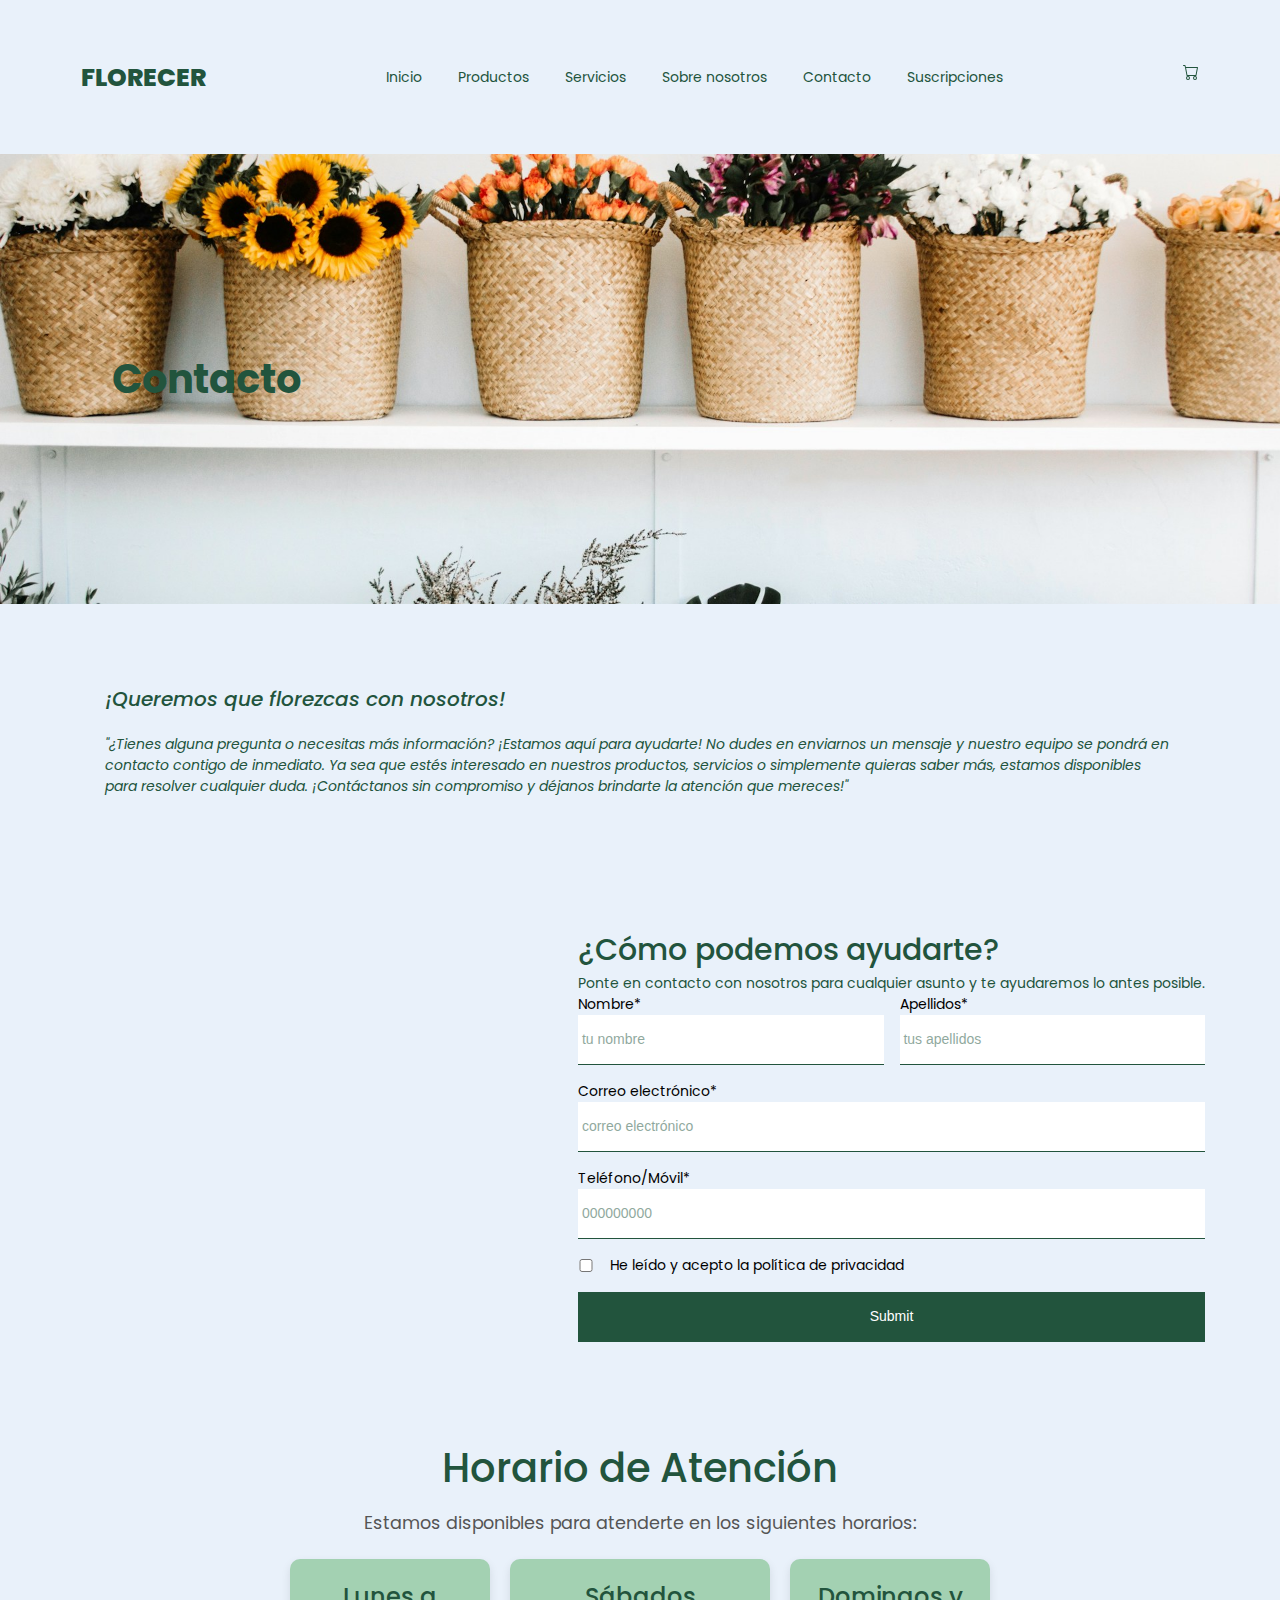
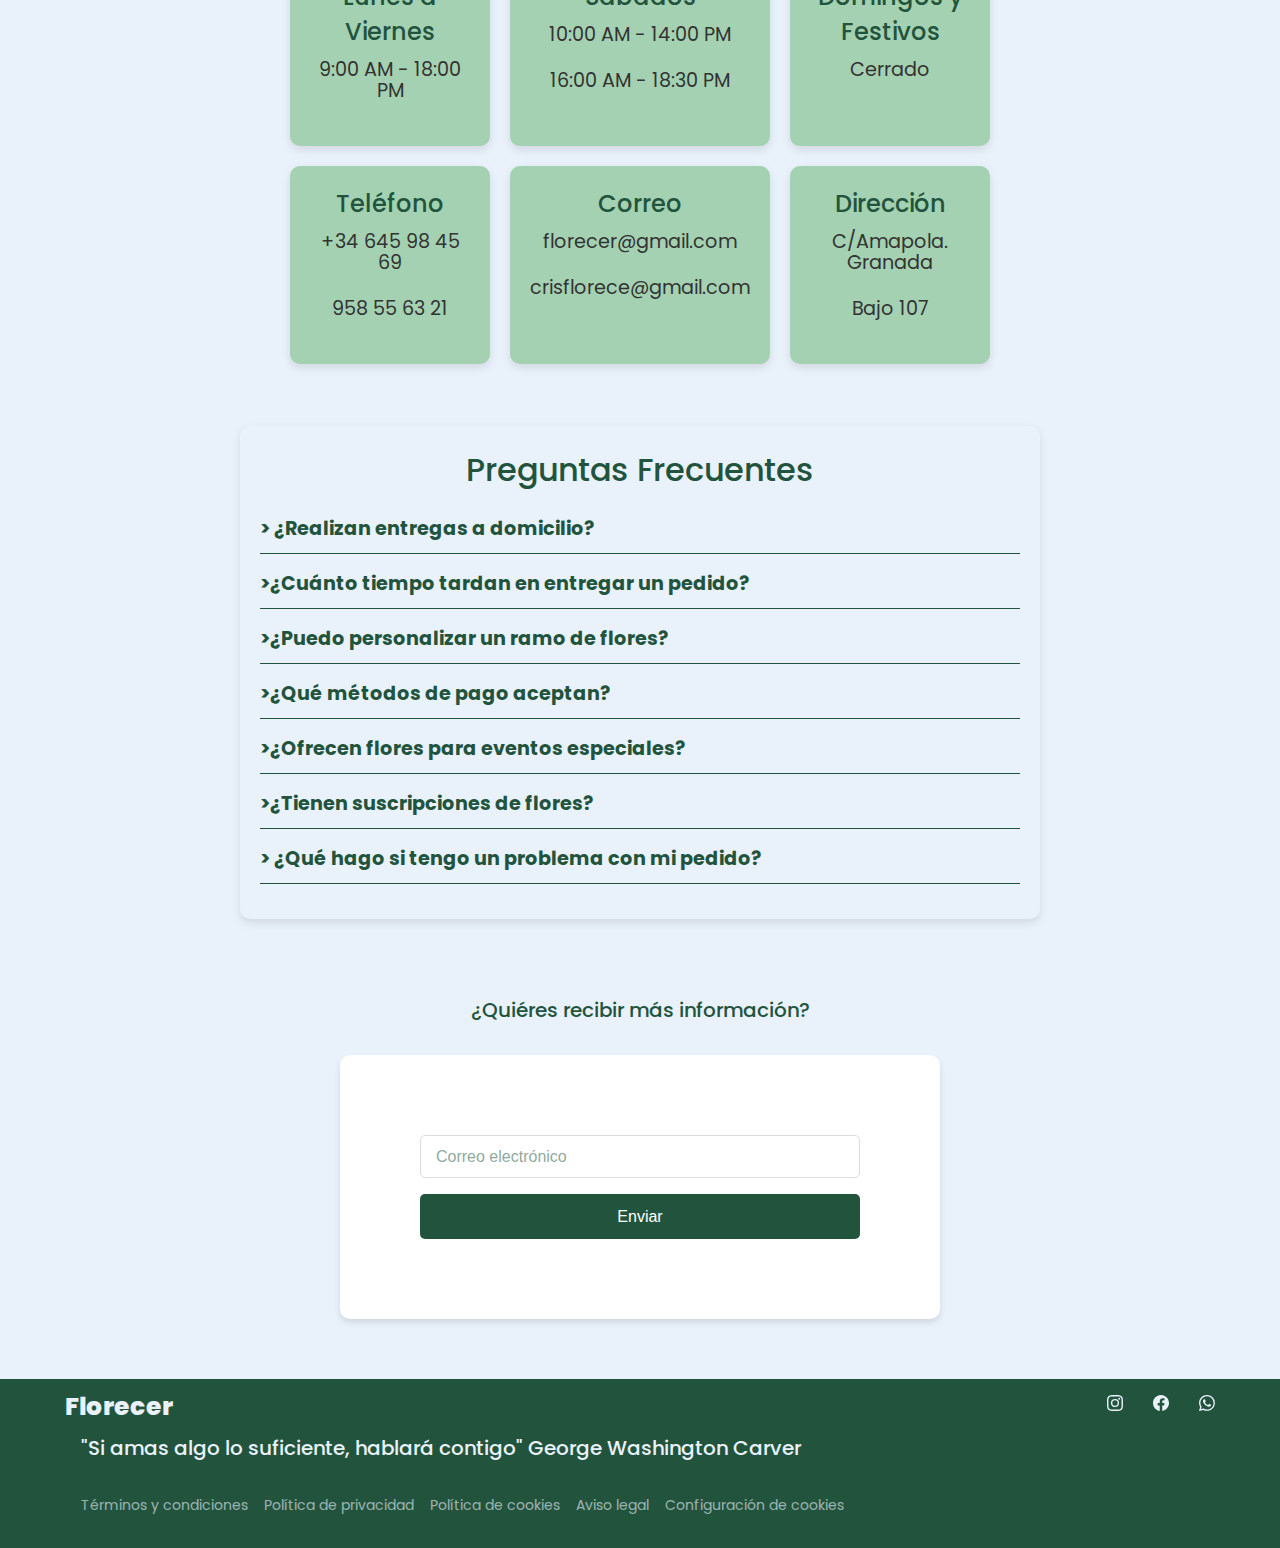
<file: contact.html>
<!DOCTYPE html>
<html lang="es">
<head>
    <meta charset="UTF-8">
    <meta name="viewport" content="width=device-width, initial-scale=1.0">
    <title>Contacto</title>
    <link rel="stylesheet" href="css/index.css">
    <script defer src="js/index.js"></script>

    <link rel="preconnect" href="https://fonts.googleapis.com">
    <link rel="preconnect" href="https://fonts.gstatic.com" crossorigin>
    <link href="https://fonts.googleapis.com/css2?family=Poppins:ital,wght@0,100;0,200;0,300;0,400;0,500;0,600;0,700;0,800;0,900;1,100;1,200;1,300;1,400;1,500;1,600;1,700;1,800;1,900&display=swap" rel="stylesheet">

</head>
<body>

<!--HEADER-->
<header class="header">
    <div class="header__block layoutBlock">
        <div class="header__logo">
            <a href="index.html" class="logo">Florecer</a>
        </div>
        <button class="menu-toggle" aria-label="Abrir menú">
            <svg xmlns="http://www.w3.org/2000/svg" width="16" height="16" fill="currentColor" class="bi bi-list" viewBox="0 0 16 16">
                <path fill-rule="evenodd" d="M2.5 12a.5.5 0 0 1 .5-.5h10a.5.5 0 0 1 0 1H3a.5.5 0 0 1-.5-.5m0-4a.5.5 0 0 1 .5-.5h10a.5.5 0 0 1 0 1H3a.5.5 0 0 1-.5-.5m0-4a.5.5 0 0 1 .5-.5h10a.5.5 0 0 1 0 1H3a.5.5 0 0 1-.5-.5"/>
              </svg>
        </button>
        <nav class="header__nav">
            <ul>
                <li><a href="index.html">Inicio</a></li>
                <li><a href="products.html">Productos</a></li>
                <li><a href="services.html">Servicios</a></li>
                <li><a href="about-us.html">Sobre nosotros</a></li>
                <li><a href="contact.html">Contacto</a></li>
                <li><a href="prices.html">Suscripciones</a></li>
            </ul>
        </nav>
        <div>
            <ul>
                <li class="submenu">
                    <svg xmlns="http://www.w3.org/2000/svg" width="16" height="16" fill="currentColor" class="bi bi-cart" viewBox="0 0 16 16">
                        <path d="M0 1.5A.5.5 0 0 1 .5 1H2a.5.5 0 0 1 .485.379L2.89 3H14.5a.5.5 0 0 1 .491.592l-1.5 8A.5.5 0 0 1 13 12H4a.5.5 0 0 1-.491-.408L2.01 3.607 1.61 2H.5a.5.5 0 0 1-.5-.5M3.102 4l1.313 7h8.17l1.313-7zM5 12a2 2 0 1 0 0 4 2 2 0 0 0 0-4m7 0a2 2 0 1 0 0 4 2 2 0 0 0 0-4m-7 1a1 1 0 1 1 0 2 1 1 0 0 1 0-2m7 0a1 1 0 1 1 0 2 1 1 0 0 1 0-2"/>
                    </svg>
                    <div id="carrito">
                        <table id="lista__carrito">
                            <thead>
                                <tr>
                                    <th>Imagen</th>
                                    <th>Nombre</th>
                                    <th>Precio</th>
                                    <th></th>
                                </tr>
                            </thead>
                            <tbody></tbody>
                        </table>
                        <a href="#" id="vaciar__carrito" class="btn_2">Vaciar Carrito</a>
                    </div>
                </li>
            </ul>
        </div>
    </div>
</header>
<!--/HEADER-->
<main>

<!--BANNER-->
    <section class="banner banner--small banner--contact">
        <div class="banner__block layoutBlock">
            <h1>Contacto</h1>
        </div>
    </section>
<!--/BANNER-->  

<!--PARAGRAPH-->
<section class="paragraph">
    <div class="paragraph__block layoutBlock">
        <div class="paragraph__content">
            <h3>¡Queremos que florezcas con nosotros!</h3>
            <p>"¿Tienes alguna pregunta o necesitas más información? ¡Estamos aquí para ayudarte! No dudes en enviarnos un mensaje y nuestro equipo se pondrá en contacto contigo de inmediato. Ya sea que estés interesado en nuestros productos, servicios o simplemente quieras saber más, estamos disponibles para resolver cualquier duda. ¡Contáctanos sin compromiso y déjanos brindarte la atención que mereces!"</p>
        </div>
    </div>
</section>
<!--/PARAGRAPH-->

<!--CONTACT-->       
<section class="contact">
    <div class="contact__block layoutBlock">
        <div class="contact__map">
            <iframe src="https://www.google.com/maps/embed?pb=!1m18!1m12!1m3!1d50860.94557463607!2d-3.632471236136672!3d37.181007503024304!2m3!1f0!2f0!3f0!3m2!1i1024!2i768!4f13.1!3m3!1m2!1s0xd71fce62d32c27d%3A0x9258f79dd3600d72!2sGranada!5e0!3m2!1ses!2ses!4v1731611359204!5m2!1ses!2ses" style="border:0;" allowfullscreen="" loading="lazy" referrerpolicy="no-referrer-when-downgrade"></iframe>
        </div>
        <div class="contact_form">
            <h2>¿Cómo podemos ayudarte? </h2>
            <p>Ponte en contacto con nosotros para cualquier asunto y te ayudaremos lo antes posible.</p>

            <form action="#" method="GET">
                <div class="form__row">
                    <span> 
                        <label for="fname">Nombre*</label>
                        <input id="fname" type="text" placeholder=" tu nombre" vale="" required>
                    </span>
                    <span> 
                        <label for="fname">Apellidos*</label>
                        <input id="fname" type="text" placeholder=" tus apellidos" vale="" required>
                    </span>
                </div>
                <div class="form__row">
                    <span> 
                        <label for="fname">Correo electrónico*</label>
                        <input id="fname" type="text" placeholder=" correo electrónico" vale="" required>
                    </span>
                </div>
                <div class="form__row">
                    <span> 
                        <label for="fname">Teléfono/Móvil*</label>
                        <input id="fname" type="text" placeholder=" 000000000" vale="" required>
                    </span>
                </div>
                <div class="form__row form__row--checkbox input">
                    <input type="checkbox" id="fname" placeholder="Lorem ipsum">
                    <label for="fname">He leído y acepto la política de privacidad</label>
                </div>
                <input class="form__send" type="submit">
            </form>
        </div>
    </div> 
</section>
<!--/CONTACT--> 

<!--INFORMATION-->
<section class="hours">
    <div class="hours__container layoutBlock">
        <h2>Horario de Atención</h2>
        <p>Estamos disponibles para atenderte en los siguientes horarios:</p>
        <div class="hours__grid">
            <div class="hour-item">
                <h3>Lunes a Viernes</h3>
                <p>9:00 AM - 18:00 PM</p>
            </div>
            <div class="hour-item">
                <h3>Sábados</h3>
                <p>10:00 AM - 14:00 PM</p>
                <p>16:00 AM - 18:30 PM</p>
            </div>
            <div class="hour-item">
                <h3>Domingos y Festivos</h3>
                <p>Cerrado</p>
            </div>
            <div class="hour-item">
                <h3>Teléfono</h3>
                <p>+34 645 98 45 69</p>
                <p>958 55 63 21</p>
            </div>
            <div class="hour-item">
                <h3>Correo</h3>
                <p>florecer@gmail.com</p>
                <p>crisflorece@gmail.com</p>
            </div>
            <div class="hour-item">
                <h3>Dirección</h3>
                <p>C/Amapola. Granada</p>
                <p>Bajo 107</p>
            </div>
        </div>
    </div>
</section>
<!--/INFORMATION-->
<!--FAQS-->
<section class="faqs">
    <div class="faqs__block layoutBlock">
        <h2>Preguntas Frecuentes</h2>
        <div class="faq-item">
            <details>
                <summary> > ¿Realizan entregas a domicilio?</summary>
                <p>¡Sí! Ofrecemos servicio de entrega a domicilio en toda la ciudad y sus alrededores. Para pedidos fuera de esta área, ponte en contacto con nosotros para coordinarlo.</p>
            </details>
            <details>
                <summary> >¿Cuánto tiempo tardan en entregar un pedido?</summary>
                <p>El tiempo de entrega depende de la ubicación y el horario del pedido. Si realizas tu pedido antes de las 14:00, podemos entregarlo el mismo día. Para pedidos urgentes, contáctanos directamente.</p>
            </details>
            <details>
                <summary> >¿Puedo personalizar un ramo de flores?</summary>
                <p>¡Por supuesto! Nos especializamos en arreglos personalizados. Solo dinos qué flores prefieres, el estilo y el presupuesto, y crearemos algo único para ti.</p>
            </details>
            <details>
                <summary> >¿Qué métodos de pago aceptan?</summary>
                <p>Aceptamos pagos con tarjeta de crédito, débito, PayPal y transferencias bancarias. Si compras en nuestra tienda física, también aceptamos efectivo.</p>
            </details>
            <details>
                <summary> >¿Ofrecen flores para eventos especiales?</summary>
                <p>Sí, trabajamos en bodas, cumpleaños, aniversarios y cualquier evento especial. Contáctanos con anticipación para organizar los detalles.</p>
            </details>
            <details>
                <summary> >¿Tienen suscripciones de flores?</summary>
                <p>¡Sí! Ofrecemos suscripciones tres tipos de subscripciones para que disfrutes siempre de flores frescas en tu hogar u oficina.</p>
            </details>
            <details>
                <summary>> ¿Qué hago si tengo un problema con mi pedido?</summary>
                <p>Si hay algún problema con tu pedido, como flores dañadas o entrega retrasada, contáctanos de inmediato. Haremos todo lo posible para solucionarlo.</p>
            </details>
        </div>
    </div>
</section>
<!--/FAQS-->

<!--CONTACT-->
<section class="contact">
    <h3>¿Quiéres recibir más información?</h3>
    <div class="contact__container">
        <form class="contact__form">
            <input type="email" class="contact__input" placeholder="Correo electrónico">
            <input type="submit" class="btn_3" value="Enviar">
        </form>
    </div>
</section>
<!--/CONTACT-->

</main>
<!--FOOTER-->
<footer class="footer">
<div class="footer__block layoutBlock">
    <div class="footer__icons">
        <a href="#" class="logo">Florecer</a>
        <ul class="footer_social">
            <li class="footer_social_instagram">
                <svg xmlns="http://www.w3.org/2000/svg" width="16" height="16" fill="currentColor" class="bi bi-instagram" viewBox="0 0 16 16">
                    <path d="M8 0C5.829 0 5.556.01 4.703.048 3.85.088 3.269.222 2.76.42a3.9 3.9 0 0 0-1.417.923A3.9 3.9 0 0 0 .42 2.76C.222 3.268.087 3.85.048 4.7.01 5.555 0 5.827 0 8.001c0 2.172.01 2.444.048 3.297.04.852.174 1.433.372 1.942.205.526.478.972.923 1.417.444.445.89.719 1.416.923.51.198 1.09.333 1.942.372C5.555 15.99 5.827 16 8 16s2.444-.01 3.298-.048c.851-.04 1.434-.174 1.943-.372a3.9 3.9 0 0 0 1.416-.923c.445-.445.718-.891.923-1.417.197-.509.332-1.09.372-1.942C15.99 10.445 16 10.173 16 8s-.01-2.445-.048-3.299c-.04-.851-.175-1.433-.372-1.941a3.9 3.9 0 0 0-.923-1.417A3.9 3.9 0 0 0 13.24.42c-.51-.198-1.092-.333-1.943-.372C10.443.01 10.172 0 7.998 0zm-.717 1.442h.718c2.136 0 2.389.007 3.232.046.78.035 1.204.166 1.486.275.373.145.64.319.92.599s.453.546.598.92c.11.281.24.705.275 1.485.039.843.047 1.096.047 3.231s-.008 2.389-.047 3.232c-.035.78-.166 1.203-.275 1.485a2.5 2.5 0 0 1-.599.919c-.28.28-.546.453-.92.598-.28.11-.704.24-1.485.276-.843.038-1.096.047-3.232.047s-2.39-.009-3.233-.047c-.78-.036-1.203-.166-1.485-.276a2.5 2.5 0 0 1-.92-.598 2.5 2.5 0 0 1-.6-.92c-.109-.281-.24-.705-.275-1.485-.038-.843-.046-1.096-.046-3.233s.008-2.388.046-3.231c.036-.78.166-1.204.276-1.486.145-.373.319-.64.599-.92s.546-.453.92-.598c.282-.11.705-.24 1.485-.276.738-.034 1.024-.044 2.515-.045zm4.988 1.328a.96.96 0 1 0 0 1.92.96.96 0 0 0 0-1.92m-4.27 1.122a4.109 4.109 0 1 0 0 8.217 4.109 4.109 0 0 0 0-8.217m0 1.441a2.667 2.667 0 1 1 0 5.334 2.667 2.667 0 0 1 0-5.334"/>
                </svg>
            </li>
            <li class="footer_social_facebook">
                <svg xmlns="http://www.w3.org/2000/svg" width="16" height="16" fill="currentColor" class="bi bi-facebook" viewBox="0 0 16 16">
                    <path d="M16 8.049c0-4.446-3.582-8.05-8-8.05C3.58 0-.002 3.603-.002 8.05c0 4.017 2.926 7.347 6.75 7.951v-5.625h-2.03V8.05H6.75V6.275c0-2.017 1.195-3.131 3.022-3.131.876 0 1.791.157 1.791.157v1.98h-1.009c-.993 0-1.303.621-1.303 1.258v1.51h2.218l-.354 2.326H9.25V16c3.824-.604 6.75-3.934 6.75-7.951"/>
                </svg>
            </li>
            <li class="footer_social_whatsapp">
                <svg xmlns="http://www.w3.org/2000/svg" width="16" height="16" fill="currentColor" class="bi bi-whatsapp" viewBox="0 0 16 16">
                    <path d="M13.601 2.326A7.85 7.85 0 0 0 7.994 0C3.627 0 .068 3.558.064 7.926c0 1.399.366 2.76 1.057 3.965L0 16l4.204-1.102a7.9 7.9 0 0 0 3.79.965h.004c4.368 0 7.926-3.558 7.93-7.93A7.9 7.9 0 0 0 13.6 2.326zM7.994 14.521a6.6 6.6 0 0 1-3.356-.92l-.24-.144-2.494.654.666-2.433-.156-.251a6.56 6.56 0 0 1-1.007-3.505c0-3.626 2.957-6.584 6.591-6.584a6.56 6.56 0 0 1 4.66 1.931 6.56 6.56 0 0 1 1.928 4.66c-.004 3.639-2.961 6.592-6.592 6.592m3.615-4.934c-.197-.099-1.17-.578-1.353-.646-.182-.065-.315-.099-.445.099-.133.197-.513.646-.627.775-.114.133-.232.148-.43.05-.197-.1-.836-.308-1.592-.985-.59-.525-.985-1.175-1.103-1.372-.114-.198-.011-.304.088-.403.087-.088.197-.232.296-.346.1-.114.133-.198.198-.33.065-.134.034-.248-.015-.347-.05-.099-.445-1.076-.612-1.47-.16-.389-.323-.335-.445-.34-.114-.007-.247-.007-.38-.007a.73.73 0 0 0-.529.247c-.182.198-.691.677-.691 1.654s.71 1.916.81 2.049c.098.133 1.394 2.132 3.383 2.992.47.205.84.326 1.129.418.475.152.904.129 1.246.08.38-.058 1.171-.48 1.338-.943.164-.464.164-.86.114-.943-.049-.084-.182-.133-.38-.232"/>
                </svg>
            </li>
        </ul>
    </div>
    <div class="footer__information">
        <h3>"Si amas algo lo suficiente, hablará contigo" George Washington Carver</h3>
    </div>
    <div class="footer__legal">
        <a href="#">Términos y condiciones</a>
        <a href="#">Política de privacidad</a>
        <a href="#">Política de cookies</a>
        <a href="#">Aviso legal</a>
        <a href="#">Configuración de cookies</a>
    </div>
</div>
</footer>
<!--/FOOTER-->

</body>
</html>
</file>
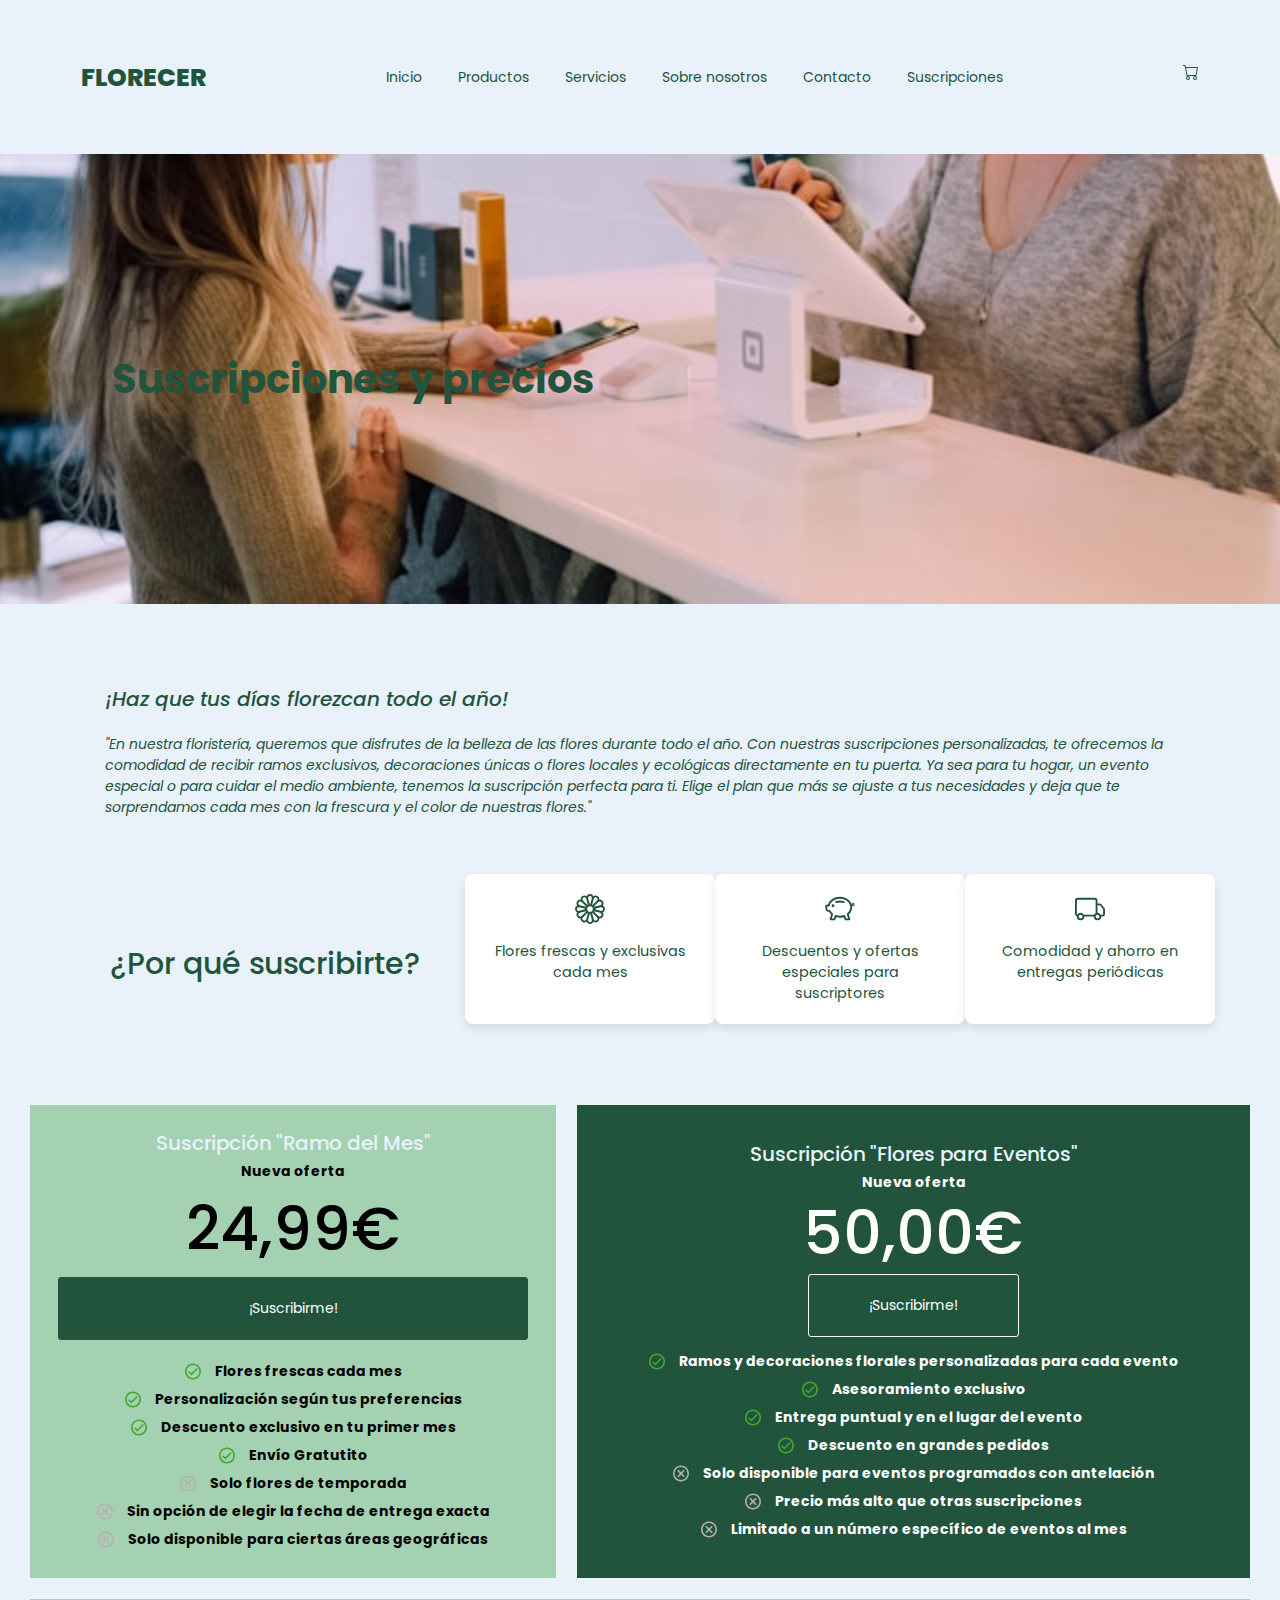
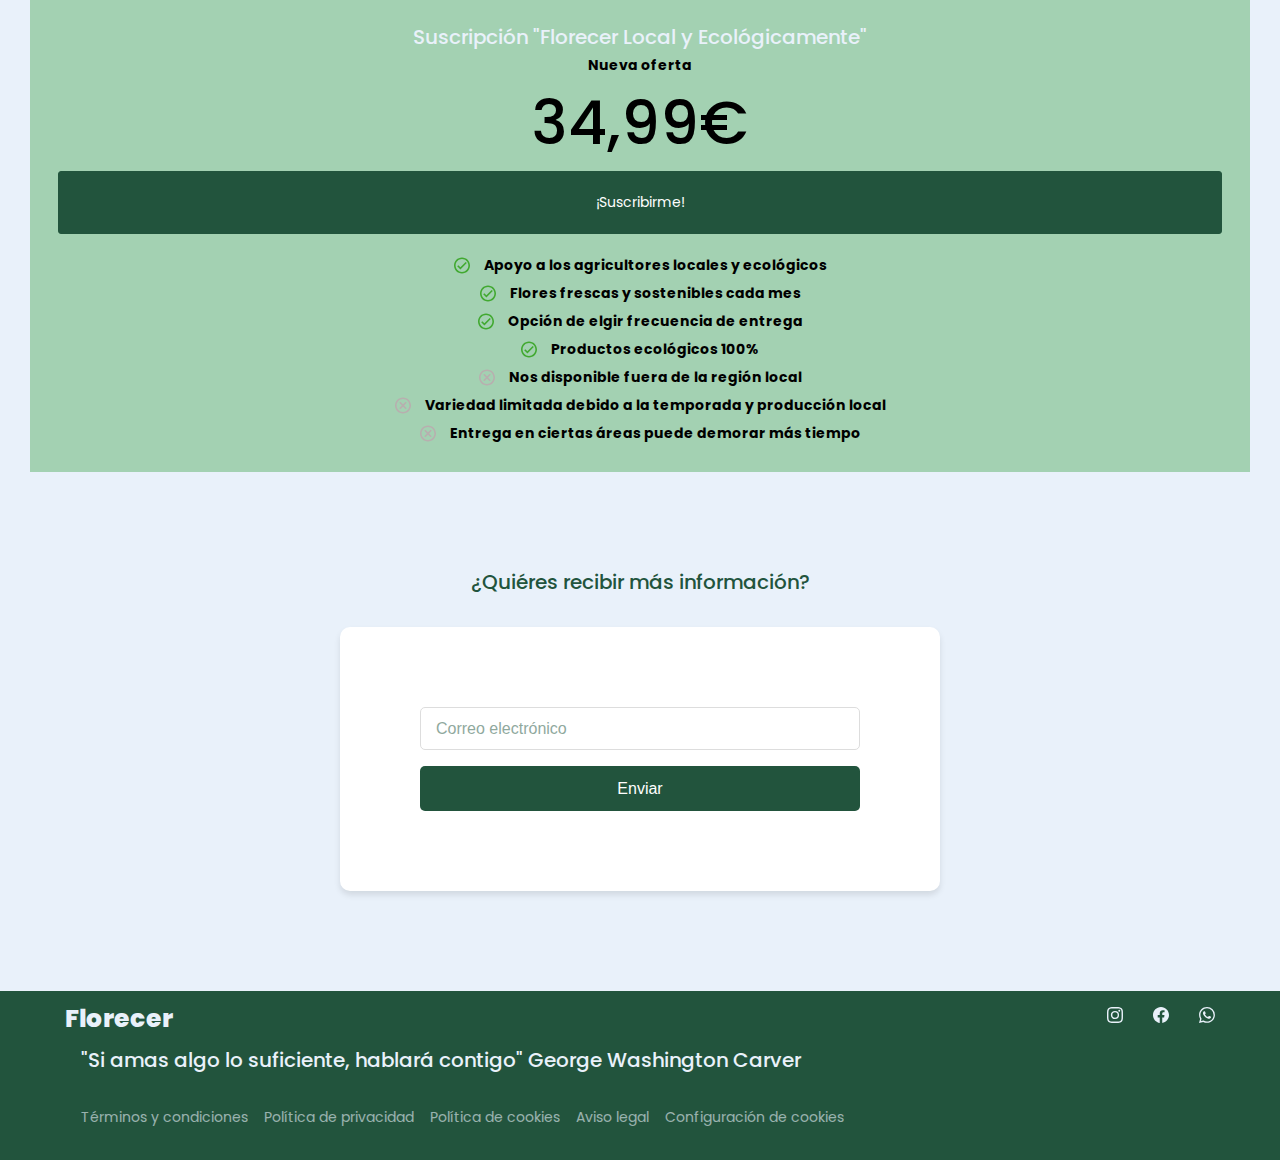
<file: prices.html>
<!DOCTYPE html>
<html lang="es">
<head>
    <meta charset="UTF-8">
    <meta name="viewport" content="width=device-width, initial-scale=1.0">
    <title>Subscripciones</title>
    <link rel="stylesheet" href="css/index.css">
    <script defer src="js/index.js"></script>

    <link rel="preconnect" href="https://fonts.googleapis.com">
    <link rel="preconnect" href="https://fonts.gstatic.com" crossorigin>
    <link href="https://fonts.googleapis.com/css2?family=Poppins:ital,wght@0,100;0,200;0,300;0,400;0,500;0,600;0,700;0,800;0,900;1,100;1,200;1,300;1,400;1,500;1,600;1,700;1,800;1,900&display=swap" rel="stylesheet">

</head>
<body>

<!--HEADER-->
<header class="header">
    <div class="header__block layoutBlock">
        <div class="header__logo">
            <a href="index.html" class="logo">Florecer</a>
        </div>
        <button class="menu-toggle" aria-label="Abrir menú">
            <svg xmlns="http://www.w3.org/2000/svg" width="16" height="16" fill="currentColor" class="bi bi-list" viewBox="0 0 16 16">
                <path fill-rule="evenodd" d="M2.5 12a.5.5 0 0 1 .5-.5h10a.5.5 0 0 1 0 1H3a.5.5 0 0 1-.5-.5m0-4a.5.5 0 0 1 .5-.5h10a.5.5 0 0 1 0 1H3a.5.5 0 0 1-.5-.5m0-4a.5.5 0 0 1 .5-.5h10a.5.5 0 0 1 0 1H3a.5.5 0 0 1-.5-.5"/>
              </svg>
        </button>
        <nav class="header__nav">
            <ul>
                <li><a href="index.html">Inicio</a></li>
                <li><a href="products.html">Productos</a></li>
                <li><a href="services.html">Servicios</a></li>
                <li><a href="about-us.html">Sobre nosotros</a></li>
                <li><a href="contact.html">Contacto</a></li>
                <li><a href="prices.html">Suscripciones</a></li>
            </ul>
        </nav>
        <div>
            <ul>
                <li class="submenu">
                    <svg xmlns="http://www.w3.org/2000/svg" width="16" height="16" fill="currentColor" class="bi bi-cart" viewBox="0 0 16 16">
                        <path d="M0 1.5A.5.5 0 0 1 .5 1H2a.5.5 0 0 1 .485.379L2.89 3H14.5a.5.5 0 0 1 .491.592l-1.5 8A.5.5 0 0 1 13 12H4a.5.5 0 0 1-.491-.408L2.01 3.607 1.61 2H.5a.5.5 0 0 1-.5-.5M3.102 4l1.313 7h8.17l1.313-7zM5 12a2 2 0 1 0 0 4 2 2 0 0 0 0-4m7 0a2 2 0 1 0 0 4 2 2 0 0 0 0-4m-7 1a1 1 0 1 1 0 2 1 1 0 0 1 0-2m7 0a1 1 0 1 1 0 2 1 1 0 0 1 0-2"/>
                    </svg>
                    <div id="carrito">
                        <table id="lista__carrito">
                            <thead>
                                <tr>
                                    <th>Imagen</th>
                                    <th>Nombre</th>
                                    <th>Precio</th>
                                    <th></th>
                                </tr>
                            </thead>
                            <tbody></tbody>
                        </table>
                        <a href="#" id="vaciar__carrito" class="btn_2">Vaciar Carrito</a>
                    </div>
                </li>
            </ul>
        </div>
    </div>
</header>
<!--/HEADER-->
<main>

<!--BANNER-->
    <section class="banner banner--small banner--prices">
        <div class="banner__block layoutBlock">
            <h1>Suscripciones y precios</h1>
        </div>
    </section>
<!--/BANNER-->

<!--PARAGRAPH-->
<section class="paragraph">
    <div class="paragraph__block layoutBlock">
        <div class="paragraph__content">
            <h3>¡Haz que tus días florezcan todo el año!</h3>
            <p>"En nuestra floristería, queremos que disfrutes de la belleza de las flores durante todo el año. Con nuestras suscripciones personalizadas, te ofrecemos la comodidad de recibir ramos exclusivos, decoraciones únicas o flores locales y ecológicas directamente en tu puerta. Ya sea para tu hogar, un evento especial o para cuidar el medio ambiente, tenemos la suscripción perfecta para ti. Elige el plan que más se ajuste a tus necesidades y deja que te sorprendamos cada mes con la frescura y el color de nuestras flores."</p>
        </div>
    </div>
<!--/PARAGRAPH-->

<!--ICONS-->
<section class="icons">
    <div class="icons__block layoutBlock">
            <h2>¿Por qué suscribirte?</h2>
        <div class="icons_box">
            <svg xmlns="http://www.w3.org/2000/svg" width="30" height="30" fill="currentColor" class="bi bi-flower1" viewBox="0 0 16 16">
                <path d="M6.174 1.184a2 2 0 0 1 3.652 0A2 2 0 0 1 12.99 3.01a2 2 0 0 1 1.826 3.164 2 2 0 0 1 0 3.652 2 2 0 0 1-1.826 3.164 2 2 0 0 1-3.164 1.826 2 2 0 0 1-3.652 0A2 2 0 0 1 3.01 12.99a2 2 0 0 1-1.826-3.164 2 2 0 0 1 0-3.652A2 2 0 0 1 3.01 3.01a2 2 0 0 1 3.164-1.826M8 1a1 1 0 0 0-.998 1.03l.01.091q.017.116.054.296c.049.241.122.542.213.887.182.688.428 1.513.676 2.314L8 5.762l.045-.144c.248-.8.494-1.626.676-2.314.091-.345.164-.646.213-.887a5 5 0 0 0 .064-.386L9 2a1 1 0 0 0-1-1M2 9l.03-.002.091-.01a5 5 0 0 0 .296-.054c.241-.049.542-.122.887-.213a61 61 0 0 0 2.314-.676L5.762 8l-.144-.045a61 61 0 0 0-2.314-.676 17 17 0 0 0-.887-.213 5 5 0 0 0-.386-.064L2 7a1 1 0 1 0 0 2m7 5-.002-.03a5 5 0 0 0-.064-.386 16 16 0 0 0-.213-.888 61 61 0 0 0-.676-2.314L8 10.238l-.045.144c-.248.8-.494 1.626-.676 2.314-.091.345-.164.646-.213.887a5 5 0 0 0-.064.386L7 14a1 1 0 1 0 2 0m-5.696-2.134.025-.017a5 5 0 0 0 .303-.248c.184-.164.408-.377.661-.629A61 61 0 0 0 5.96 9.23l.103-.111-.147.033a61 61 0 0 0-2.343.572c-.344.093-.64.18-.874.258a5 5 0 0 0-.367.138l-.027.014a1 1 0 1 0 1 1.732zM4.5 14.062a1 1 0 0 0 1.366-.366l.014-.027q.014-.03.036-.084a5 5 0 0 0 .102-.283c.078-.233.165-.53.258-.874a61 61 0 0 0 .572-2.343l.033-.147-.11.102a61 61 0 0 0-1.743 1.667 17 17 0 0 0-.629.66 5 5 0 0 0-.248.304l-.017.025a1 1 0 0 0 .366 1.366m9.196-8.196a1 1 0 0 0-1-1.732l-.025.017a5 5 0 0 0-.303.248 17 17 0 0 0-.661.629A61 61 0 0 0 10.04 6.77l-.102.111.147-.033a61 61 0 0 0 2.342-.572c.345-.093.642-.18.875-.258a5 5 0 0 0 .367-.138zM11.5 1.938a1 1 0 0 0-1.366.366l-.014.027q-.014.03-.036.084a5 5 0 0 0-.102.283c-.078.233-.165.53-.258.875a61 61 0 0 0-.572 2.342l-.033.147.11-.102a61 61 0 0 0 1.743-1.667c.252-.253.465-.477.629-.66a5 5 0 0 0 .248-.304l.017-.025a1 1 0 0 0-.366-1.366M14 9a1 1 0 0 0 0-2l-.03.002a5 5 0 0 0-.386.064c-.242.049-.543.122-.888.213-.688.182-1.513.428-2.314.676L10.238 8l.144.045c.8.248 1.626.494 2.314.676.345.091.646.164.887.213a5 5 0 0 0 .386.064zM1.938 4.5a1 1 0 0 0 .393 1.38l.084.035q.108.045.283.103c.233.078.53.165.874.258a61 61 0 0 0 2.343.572l.147.033-.103-.111a61 61 0 0 0-1.666-1.742 17 17 0 0 0-.66-.629 5 5 0 0 0-.304-.248l-.025-.017a1 1 0 0 0-1.366.366m2.196-1.196.017.025a5 5 0 0 0 .248.303c.164.184.377.408.629.661A61 61 0 0 0 6.77 5.96l.111.102-.033-.147a61 61 0 0 0-.572-2.342c-.093-.345-.18-.642-.258-.875a5 5 0 0 0-.138-.367l-.014-.027a1 1 0 1 0-1.732 1m9.928 8.196a1 1 0 0 0-.366-1.366l-.027-.014a5 5 0 0 0-.367-.138c-.233-.078-.53-.165-.875-.258a61 61 0 0 0-2.342-.572l-.147-.033.102.111a61 61 0 0 0 1.667 1.742c.253.252.477.465.66.629a5 5 0 0 0 .304.248l.025.017a1 1 0 0 0 1.366-.366m-3.928 2.196a1 1 0 0 0 1.732-1l-.017-.025a5 5 0 0 0-.248-.303 17 17 0 0 0-.629-.661A61 61 0 0 0 9.23 10.04l-.111-.102.033.147a61 61 0 0 0 .572 2.342c.093.345.18.642.258.875a5 5 0 0 0 .138.367zM8 9.5a1.5 1.5 0 1 0 0-3 1.5 1.5 0 0 0 0 3"/>
              </svg>
            <p>Flores frescas y exclusivas cada mes</p>
        </div>
        <div class="icons_box">
            <svg xmlns="http://www.w3.org/2000/svg" width="30" height="30" fill="currentColor" class="bi bi-piggy-bank" viewBox="0 0 16 16">
                <path d="M5 6.25a.75.75 0 1 1-1.5 0 .75.75 0 0 1 1.5 0m1.138-1.496A6.6 6.6 0 0 1 7.964 4.5c.666 0 1.303.097 1.893.273a.5.5 0 0 0 .286-.958A7.6 7.6 0 0 0 7.964 3.5c-.734 0-1.441.103-2.102.292a.5.5 0 1 0 .276.962"/>
                <path fill-rule="evenodd" d="M7.964 1.527c-2.977 0-5.571 1.704-6.32 4.125h-.55A1 1 0 0 0 .11 6.824l.254 1.46a1.5 1.5 0 0 0 1.478 1.243h.263c.3.513.688.978 1.145 1.382l-.729 2.477a.5.5 0 0 0 .48.641h2a.5.5 0 0 0 .471-.332l.482-1.351c.635.173 1.31.267 2.011.267.707 0 1.388-.095 2.028-.272l.543 1.372a.5.5 0 0 0 .465.316h2a.5.5 0 0 0 .478-.645l-.761-2.506C13.81 9.895 14.5 8.559 14.5 7.069q0-.218-.02-.431c.261-.11.508-.266.705-.444.315.306.815.306.815-.417 0 .223-.5.223-.461-.026a1 1 0 0 0 .09-.255.7.7 0 0 0-.202-.645.58.58 0 0 0-.707-.098.74.74 0 0 0-.375.562c-.024.243.082.48.32.654a2 2 0 0 1-.259.153c-.534-2.664-3.284-4.595-6.442-4.595M2.516 6.26c.455-2.066 2.667-3.733 5.448-3.733 3.146 0 5.536 2.114 5.536 4.542 0 1.254-.624 2.41-1.67 3.248a.5.5 0 0 0-.165.535l.66 2.175h-.985l-.59-1.487a.5.5 0 0 0-.629-.288c-.661.23-1.39.359-2.157.359a6.6 6.6 0 0 1-2.157-.359.5.5 0 0 0-.635.304l-.525 1.471h-.979l.633-2.15a.5.5 0 0 0-.17-.534 4.65 4.65 0 0 1-1.284-1.541.5.5 0 0 0-.446-.275h-.56a.5.5 0 0 1-.492-.414l-.254-1.46h.933a.5.5 0 0 0 .488-.393m12.621-.857a.6.6 0 0 1-.098.21l-.044-.025c-.146-.09-.157-.175-.152-.223a.24.24 0 0 1 .117-.173c.049-.027.08-.021.113.012a.2.2 0 0 1 .064.199"/>
              </svg>
            <p>Descuentos y ofertas especiales para suscriptores</p>
        </div>
        <div class="icons_box">
            <svg xmlns="http://www.w3.org/2000/svg" width="30" height="30" fill="currentColor" class="bi bi-truck" viewBox="0 0 16 16">
                <path d="M0 3.5A1.5 1.5 0 0 1 1.5 2h9A1.5 1.5 0 0 1 12 3.5V5h1.02a1.5 1.5 0 0 1 1.17.563l1.481 1.85a1.5 1.5 0 0 1 .329.938V10.5a1.5 1.5 0 0 1-1.5 1.5H14a2 2 0 1 1-4 0H5a2 2 0 1 1-3.998-.085A1.5 1.5 0 0 1 0 10.5zm1.294 7.456A2 2 0 0 1 4.732 11h5.536a2 2 0 0 1 .732-.732V3.5a.5.5 0 0 0-.5-.5h-9a.5.5 0 0 0-.5.5v7a.5.5 0 0 0 .294.456M12 10a2 2 0 0 1 1.732 1h.768a.5.5 0 0 0 .5-.5V8.35a.5.5 0 0 0-.11-.312l-1.48-1.85A.5.5 0 0 0 13.02 6H12zm-9 1a1 1 0 1 0 0 2 1 1 0 0 0 0-2m9 0a1 1 0 1 0 0 2 1 1 0 0 0 0-2"/>
              </svg>
            <p>Comodidad y ahorro en entregas periódicas</p>
        </div>
        
</section>
<!--/ICONS-->

    <!--PRICES-->
<section class="prices">
    <div class="prices__block layoutBlock">
        <div class="prices__card">
            <div class="prices__title">
                <h3>Suscripción "Ramo del Mes"</h3>
                <span>Nueva oferta</span>
            </div>
            <span class="prices__price">24,99€</span>
            <a href="#" class="btn">¡Suscribirme!</a>

            <ul class="prices__list">
                <li>
                    <svg width="16" height="17" viewBox="0 0 16 17" fill="none" xmlns="http://www.w3.org/2000/svg">
                        <path d="M8 0.5C3.584 0.5 0 4.084 0 8.5C0 12.916 3.584 16.5 8 16.5C12.416 16.5 16 12.916 16 8.5C16 4.084 12.416 0.5 8 0.5ZM8 14.9C4.472 14.9 1.6 12.028 1.6 8.5C1.6 4.972 4.472 2.1 8 2.1C11.528 2.1 14.4 4.972 14.4 8.5C14.4 12.028 11.528 14.9 8 14.9ZM11.672 4.964L6.4 10.236L4.328 8.172L3.2 9.3L6.4 12.5L12.8 6.1L11.672 4.964Z" fill="#41A930"/>
                    </svg>
                    <b>Flores frescas cada mes</b>
                </li>
                <li>
                    <svg width="16" height="17" viewBox="0 0 16 17" fill="none" xmlns="http://www.w3.org/2000/svg">
                        <path d="M8 0.5C3.584 0.5 0 4.084 0 8.5C0 12.916 3.584 16.5 8 16.5C12.416 16.5 16 12.916 16 8.5C16 4.084 12.416 0.5 8 0.5ZM8 14.9C4.472 14.9 1.6 12.028 1.6 8.5C1.6 4.972 4.472 2.1 8 2.1C11.528 2.1 14.4 4.972 14.4 8.5C14.4 12.028 11.528 14.9 8 14.9ZM11.672 4.964L6.4 10.236L4.328 8.172L3.2 9.3L6.4 12.5L12.8 6.1L11.672 4.964Z" fill="#41A930"/>
                    </svg>
                    <b>Personalización según tus preferencias</b>
                </li>
                <li>
                    <svg width="16" height="17" viewBox="0 0 16 17" fill="none" xmlns="http://www.w3.org/2000/svg">
                        <path d="M8 0.5C3.584 0.5 0 4.084 0 8.5C0 12.916 3.584 16.5 8 16.5C12.416 16.5 16 12.916 16 8.5C16 4.084 12.416 0.5 8 0.5ZM8 14.9C4.472 14.9 1.6 12.028 1.6 8.5C1.6 4.972 4.472 2.1 8 2.1C11.528 2.1 14.4 4.972 14.4 8.5C14.4 12.028 11.528 14.9 8 14.9ZM11.672 4.964L6.4 10.236L4.328 8.172L3.2 9.3L6.4 12.5L12.8 6.1L11.672 4.964Z" fill="#41A930"/>
                    </svg>
                    <b>Descuento exclusivo en tu primer mes</b>
                </li>
                <li>
                    <svg width="16" height="17" viewBox="0 0 16 17" fill="none" xmlns="http://www.w3.org/2000/svg">
                        <path d="M8 0.5C3.584 0.5 0 4.084 0 8.5C0 12.916 3.584 16.5 8 16.5C12.416 16.5 16 12.916 16 8.5C16 4.084 12.416 0.5 8 0.5ZM8 14.9C4.472 14.9 1.6 12.028 1.6 8.5C1.6 4.972 4.472 2.1 8 2.1C11.528 2.1 14.4 4.972 14.4 8.5C14.4 12.028 11.528 14.9 8 14.9ZM11.672 4.964L6.4 10.236L4.328 8.172L3.2 9.3L6.4 12.5L12.8 6.1L11.672 4.964Z" fill="#41A930"/>
                    </svg>
                    <b>Envío Gratutito</b>
                </li>
                <li>
                    <svg width="16" height="17" viewBox="0 0 16 17" fill="none" xmlns="http://www.w3.org/2000/svg">
                        <path d="M8 0.5C3.5912 0.5 0 4.0912 0 8.5C0 12.9088 3.5912 16.5 8 16.5C12.4088 16.5 16 12.9088 16 8.5C16 4.0912 12.4088 0.5 8 0.5ZM8 2.1C11.5441 2.1 14.4 4.9559 14.4 8.5C14.4 12.0441 11.5441 14.9 8 14.9C4.4559 14.9 1.6 12.0441 1.6 8.5C1.6 4.9559 4.4559 2.1 8 2.1ZM5.36562 4.73438L4.23438 5.86562L6.86875 8.5L4.23438 11.1344L5.36562 12.2656L8 9.63125L10.6344 12.2656L11.7656 11.1344L9.13125 8.5L11.7656 5.86562L10.6344 4.73438L8 7.36875L5.36562 4.73438Z" fill="#B8AFAF"/>
                    </svg>
                    <b>Solo flores de temporada</b>
                </li>
                <li>
                    <svg width="16" height="17" viewBox="0 0 16 17" fill="none" xmlns="http://www.w3.org/2000/svg">
                        <path d="M8 0.5C3.5912 0.5 0 4.0912 0 8.5C0 12.9088 3.5912 16.5 8 16.5C12.4088 16.5 16 12.9088 16 8.5C16 4.0912 12.4088 0.5 8 0.5ZM8 2.1C11.5441 2.1 14.4 4.9559 14.4 8.5C14.4 12.0441 11.5441 14.9 8 14.9C4.4559 14.9 1.6 12.0441 1.6 8.5C1.6 4.9559 4.4559 2.1 8 2.1ZM5.36562 4.73438L4.23438 5.86562L6.86875 8.5L4.23438 11.1344L5.36562 12.2656L8 9.63125L10.6344 12.2656L11.7656 11.1344L9.13125 8.5L11.7656 5.86562L10.6344 4.73438L8 7.36875L5.36562 4.73438Z" fill="#B8AFAF"/>
                    </svg>
                    <b>Sin opción de elegir la fecha de entrega exacta</b>
                </li>
                <li>
                    <svg width="16" height="17" viewBox="0 0 16 17" fill="none" xmlns="http://www.w3.org/2000/svg">
                        <path d="M8 0.5C3.5912 0.5 0 4.0912 0 8.5C0 12.9088 3.5912 16.5 8 16.5C12.4088 16.5 16 12.9088 16 8.5C16 4.0912 12.4088 0.5 8 0.5ZM8 2.1C11.5441 2.1 14.4 4.9559 14.4 8.5C14.4 12.0441 11.5441 14.9 8 14.9C4.4559 14.9 1.6 12.0441 1.6 8.5C1.6 4.9559 4.4559 2.1 8 2.1ZM5.36562 4.73438L4.23438 5.86562L6.86875 8.5L4.23438 11.1344L5.36562 12.2656L8 9.63125L10.6344 12.2656L11.7656 11.1344L9.13125 8.5L11.7656 5.86562L10.6344 4.73438L8 7.36875L5.36562 4.73438Z" fill="#B8AFAF"/>
                    </svg>
                    <b>Solo disponible para ciertas áreas geográficas</b>
                </li>
            </ul>
        </div>
        <div class="prices__card--black">
            <div class="prices__title">
                <h3>Suscripción "Flores para Eventos"</h3>
                <span>Nueva oferta</span>
            </div>
            <span class="prices__price">50,00€</span>
            <a href="#" class="btn btn--white">¡Suscribirme!</a>

            <ul class="prices__list">
                <li>
                    <svg width="16" height="17" viewBox="0 0 16 17" fill="none"xmlns="http://www.w3.org/2000/svg">
                        <path d="M8 0.5C3.584 0.5 0 4.084 0 8.5C0 12.916 3.584 16.5 8 16.5C12.416 16.5 16 12.916 16 8.5C16 4.084 12.416 0.5 8 0.5ZM8 14.9C4.472 14.9 1.6 12.028 1.6 8.5C1.6 4.972 4.472 2.1 8 2.1C11.528 2.1 14.4 4.972 14.4 8.5C14.4 12.028 11.528 14.9 8 14.9ZM11.672 4.964L6.4 10.236L4.328 8.172L3.2 9.3L6.4 12.5L12.8 6.1L11.672 4.964Z" fill="#41A930"/>
                    </svg>
                    <b>Ramos y decoraciones florales personalizadas para cada evento</b>
                </li>
                <li>
                    <svg width="16" height="17" viewBox="0 0 16 17" fill="none" xmlns="http://www.w3.org/2000/svg">
                        <path d="M8 0.5C3.584 0.5 0 4.084 0 8.5C0 12.916 3.584 16.5 8 16.5C12.416 16.5 16 12.916 16 8.5C16 4.084 12.416 0.5 8 0.5ZM8 14.9C4.472 14.9 1.6 12.028 1.6 8.5C1.6 4.972 4.472 2.1 8 2.1C11.528 2.1 14.4 4.972 14.4 8.5C14.4 12.028 11.528 14.9 8 14.9ZM11.672 4.964L6.4 10.236L4.328 8.172L3.2 9.3L6.4 12.5L12.8 6.1L11.672 4.964Z" fill="#41A930"/>
                    </svg>
                    <b>Asesoramiento exclusivo</b>
                </li>
                <li>
                    <svg width="16" height="17" viewBox="0 0 16 17" fill="none" xmlns="http://www.w3.org/2000/svg">
                        <path d="M8 0.5C3.584 0.5 0 4.084 0 8.5C0 12.916 3.584 16.5 8 16.5C12.416 16.5 16 12.916 16 8.5C16 4.084 12.416 0.5 8 0.5ZM8 14.9C4.472 14.9 1.6 12.028 1.6 8.5C1.6 4.972 4.472 2.1 8 2.1C11.528 2.1 14.4 4.972 14.4 8.5C14.4 12.028 11.528 14.9 8 14.9ZM11.672 4.964L6.4 10.236L4.328 8.172L3.2 9.3L6.4 12.5L12.8 6.1L11.672 4.964Z" fill="#41A930"/>
                    </svg>
                    <b>Entrega puntual y en el lugar del evento</b>
                </li>
                <li>
                    <svg width="16" height="17" viewBox="0 0 16 17" fill="none" xmlns="http://www.w3.org/2000/svg">
                        <path d="M8 0.5C3.584 0.5 0 4.084 0 8.5C0 12.916 3.584 16.5 8 16.5C12.416 16.5 16 12.916 16 8.5C16 4.084 12.416 0.5 8 0.5ZM8 14.9C4.472 14.9 1.6 12.028 1.6 8.5C1.6 4.972 4.472 2.1 8 2.1C11.528 2.1 14.4 4.972 14.4 8.5C14.4 12.028 11.528 14.9 8 14.9ZM11.672 4.964L6.4 10.236L4.328 8.172L3.2 9.3L6.4 12.5L12.8 6.1L11.672 4.964Z" fill="#41A930"/>
                    </svg>
                    <b>Descuento en grandes pedidos</b>
                </li>
                <li>
                    <svg width="16" height="17" viewBox="0 0 16 17" fill="none" xmlns="http://www.w3.org/2000/svg">
                        <path d="M8 0.5C3.5912 0.5 0 4.0912 0 8.5C0 12.9088 3.5912 16.5 8 16.5C12.4088 16.5 16 12.9088 16 8.5C16 4.0912 12.4088 0.5 8 0.5ZM8 2.1C11.5441 2.1 14.4 4.9559 14.4 8.5C14.4 12.0441 11.5441 14.9 8 14.9C4.4559 14.9 1.6 12.0441 1.6 8.5C1.6 4.9559 4.4559 2.1 8 2.1ZM5.36562 4.73438L4.23438 5.86562L6.86875 8.5L4.23438 11.1344L5.36562 12.2656L8 9.63125L10.6344 12.2656L11.7656 11.1344L9.13125 8.5L11.7656 5.86562L10.6344 4.73438L8 7.36875L5.36562 4.73438Z" fill="#B8AFAF"/>
                    </svg>
                    <b>Solo disponible para eventos programados con antelación</b>
                </li>
                <li>
                    <svg width="16" height="17" viewBox="0 0 16 17" fill="none" xmlns="http://www.w3.org/2000/svg">
                        <path d="M8 0.5C3.5912 0.5 0 4.0912 0 8.5C0 12.9088 3.5912 16.5 8 16.5C12.4088 16.5 16 12.9088 16 8.5C16 4.0912 12.4088 0.5 8 0.5ZM8 2.1C11.5441 2.1 14.4 4.9559 14.4 8.5C14.4 12.0441 11.5441 14.9 8 14.9C4.4559 14.9 1.6 12.0441 1.6 8.5C1.6 4.9559 4.4559 2.1 8 2.1ZM5.36562 4.73438L4.23438 5.86562L6.86875 8.5L4.23438 11.1344L5.36562 12.2656L8 9.63125L10.6344 12.2656L11.7656 11.1344L9.13125 8.5L11.7656 5.86562L10.6344 4.73438L8 7.36875L5.36562 4.73438Z" fill="#B8AFAF"/>
                    </svg>
                    <b>Precio más alto que otras suscripciones</b>
                </li>
                <li>
                    <svg width="16" height="17" viewBox="0 0 16 17" fill="none" xmlns="http://www.w3.org/2000/svg">
                        <path d="M8 0.5C3.5912 0.5 0 4.0912 0 8.5C0 12.9088 3.5912 16.5 8 16.5C12.4088 16.5 16 12.9088 16 8.5C16 4.0912 12.4088 0.5 8 0.5ZM8 2.1C11.5441 2.1 14.4 4.9559 14.4 8.5C14.4 12.0441 11.5441 14.9 8 14.9C4.4559 14.9 1.6 12.0441 1.6 8.5C1.6 4.9559 4.4559 2.1 8 2.1ZM5.36562 4.73438L4.23438 5.86562L6.86875 8.5L4.23438 11.1344L5.36562 12.2656L8 9.63125L10.6344 12.2656L11.7656 11.1344L9.13125 8.5L11.7656 5.86562L10.6344 4.73438L8 7.36875L5.36562 4.73438Z" fill="#B8AFAF"/>
                    </svg>
                    <b>Limitado a un número específico de eventos al mes</b>
                </li>
            </ul>
        </div>
        <div class="prices__card">
            <div class="prices__title">
                <h3>Suscripción "Florecer Local y Ecológicamente"</h3>
                <span>Nueva oferta</span>
            </div>
            <span class="prices__price">34,99€</span>
            <a href="#" class="btn">¡Suscribirme!</a>

            <ul class="prices__list">
                <li>
                    <svg width="16" height="17" viewBox="0 0 16 17" fill="none" xmlns="http://www.w3.org/2000/svg">
                        <path d="M8 0.5C3.584 0.5 0 4.084 0 8.5C0 12.916 3.584 16.5 8 16.5C12.416 16.5 16 12.916 16 8.5C16 4.084 12.416 0.5 8 0.5ZM8 14.9C4.472 14.9 1.6 12.028 1.6 8.5C1.6 4.972 4.472 2.1 8 2.1C11.528 2.1 14.4 4.972 14.4 8.5C14.4 12.028 11.528 14.9 8 14.9ZM11.672 4.964L6.4 10.236L4.328 8.172L3.2 9.3L6.4 12.5L12.8 6.1L11.672 4.964Z" fill="#41A930"/>
                    </svg>
                    <b>Apoyo a los agricultores locales y ecológicos</b>
                </li>
                <li>
                    <svg width="16" height="17" viewBox="0 0 16 17" fill="none" xmlns="http://www.w3.org/2000/svg">
                        <path d="M8 0.5C3.584 0.5 0 4.084 0 8.5C0 12.916 3.584 16.5 8 16.5C12.416 16.5 16 12.916 16 8.5C16 4.084 12.416 0.5 8 0.5ZM8 14.9C4.472 14.9 1.6 12.028 1.6 8.5C1.6 4.972 4.472 2.1 8 2.1C11.528 2.1 14.4 4.972 14.4 8.5C14.4 12.028 11.528 14.9 8 14.9ZM11.672 4.964L6.4 10.236L4.328 8.172L3.2 9.3L6.4 12.5L12.8 6.1L11.672 4.964Z" fill="#41A930"/>
                    </svg>
                    <b>Flores frescas y sostenibles cada mes</b>
                </li>
                <li>
                    <svg width="16" height="17" viewBox="0 0 16 17" fill="none" xmlns="http://www.w3.org/2000/svg">
                        <path d="M8 0.5C3.584 0.5 0 4.084 0 8.5C0 12.916 3.584 16.5 8 16.5C12.416 16.5 16 12.916 16 8.5C16 4.084 12.416 0.5 8 0.5ZM8 14.9C4.472 14.9 1.6 12.028 1.6 8.5C1.6 4.972 4.472 2.1 8 2.1C11.528 2.1 14.4 4.972 14.4 8.5C14.4 12.028 11.528 14.9 8 14.9ZM11.672 4.964L6.4 10.236L4.328 8.172L3.2 9.3L6.4 12.5L12.8 6.1L11.672 4.964Z" fill="#41A930"/>
                    </svg>
                    <b>Opción de elgir frecuencia de entrega</b>
                </li>
                <li>
                    <svg width="16" height="17" viewBox="0 0 16 17" fill="none" xmlns="http://www.w3.org/2000/svg">
                        <path d="M8 0.5C3.584 0.5 0 4.084 0 8.5C0 12.916 3.584 16.5 8 16.5C12.416 16.5 16 12.916 16 8.5C16 4.084 12.416 0.5 8 0.5ZM8 14.9C4.472 14.9 1.6 12.028 1.6 8.5C1.6 4.972 4.472 2.1 8 2.1C11.528 2.1 14.4 4.972 14.4 8.5C14.4 12.028 11.528 14.9 8 14.9ZM11.672 4.964L6.4 10.236L4.328 8.172L3.2 9.3L6.4 12.5L12.8 6.1L11.672 4.964Z" fill="#41A930"/>
                    </svg>
                    <b>Productos ecológicos 100%</b>
                </li>
                <li>
                    <svg width="16" height="17" viewBox="0 0 16 17" fill="none" xmlns="http://www.w3.org/2000/svg">
                        <path d="M8 0.5C3.5912 0.5 0 4.0912 0 8.5C0 12.9088 3.5912 16.5 8 16.5C12.4088 16.5 16 12.9088 16 8.5C16 4.0912 12.4088 0.5 8 0.5ZM8 2.1C11.5441 2.1 14.4 4.9559 14.4 8.5C14.4 12.0441 11.5441 14.9 8 14.9C4.4559 14.9 1.6 12.0441 1.6 8.5C1.6 4.9559 4.4559 2.1 8 2.1ZM5.36562 4.73438L4.23438 5.86562L6.86875 8.5L4.23438 11.1344L5.36562 12.2656L8 9.63125L10.6344 12.2656L11.7656 11.1344L9.13125 8.5L11.7656 5.86562L10.6344 4.73438L8 7.36875L5.36562 4.73438Z" fill="#B8AFAF"/>
                    </svg>
                    <b>Nos disponible fuera de la región local</b>
                </li>
                <li>
                    <svg width="16" height="17" viewBox="0 0 16 17" fill="none" xmlns="http://www.w3.org/2000/svg">
                        <path d="M8 0.5C3.5912 0.5 0 4.0912 0 8.5C0 12.9088 3.5912 16.5 8 16.5C12.4088 16.5 16 12.9088 16 8.5C16 4.0912 12.4088 0.5 8 0.5ZM8 2.1C11.5441 2.1 14.4 4.9559 14.4 8.5C14.4 12.0441 11.5441 14.9 8 14.9C4.4559 14.9 1.6 12.0441 1.6 8.5C1.6 4.9559 4.4559 2.1 8 2.1ZM5.36562 4.73438L4.23438 5.86562L6.86875 8.5L4.23438 11.1344L5.36562 12.2656L8 9.63125L10.6344 12.2656L11.7656 11.1344L9.13125 8.5L11.7656 5.86562L10.6344 4.73438L8 7.36875L5.36562 4.73438Z" fill="#B8AFAF"/>
                    </svg>
                    <b>Variedad limitada debido a la temporada y producción local</b>
                </li>
                <li>
                    <svg width="16" height="17" viewBox="0 0 16 17" fill="none" xmlns="http://www.w3.org/2000/svg">
                        <path d="M8 0.5C3.5912 0.5 0 4.0912 0 8.5C0 12.9088 3.5912 16.5 8 16.5C12.4088 16.5 16 12.9088 16 8.5C16 4.0912 12.4088 0.5 8 0.5ZM8 2.1C11.5441 2.1 14.4 4.9559 14.4 8.5C14.4 12.0441 11.5441 14.9 8 14.9C4.4559 14.9 1.6 12.0441 1.6 8.5C1.6 4.9559 4.4559 2.1 8 2.1ZM5.36562 4.73438L4.23438 5.86562L6.86875 8.5L4.23438 11.1344L5.36562 12.2656L8 9.63125L10.6344 12.2656L11.7656 11.1344L9.13125 8.5L11.7656 5.86562L10.6344 4.73438L8 7.36875L5.36562 4.73438Z" fill="#B8AFAF"/>
                    </svg>
                    <b>Entrega en ciertas áreas puede demorar más tiempo</b>
                </li>
            </ul>
        </div>
    </div>
</section>
<!--/PRICES-->


<!--CONTACT-->
<section class="contact">
    <h3>¿Quiéres recibir más información?</h3>
    <div class="contact__container">
        <form class="contact__form">
            <input type="email" class="contact__input" placeholder="Correo electrónico">
            <input type="submit" class="btn_3" value="Enviar">
        </form>
    </div>
</section>
<!--/CONTACT-->
</main>

<!--FOOTER-->
<footer class="footer">
<div class="footer__block layoutBlock">
    <div class="footer__icons">
        <a href="index.html" class="logo">Florecer</a>
        <ul class="footer_social">
            <li class="footer_social_instagram">
                <svg xmlns="http://www.w3.org/2000/svg" width="16" height="16" fill="currentColor" class="bi bi-instagram" viewBox="0 0 16 16">
                    <path d="M8 0C5.829 0 5.556.01 4.703.048 3.85.088 3.269.222 2.76.42a3.9 3.9 0 0 0-1.417.923A3.9 3.9 0 0 0 .42 2.76C.222 3.268.087 3.85.048 4.7.01 5.555 0 5.827 0 8.001c0 2.172.01 2.444.048 3.297.04.852.174 1.433.372 1.942.205.526.478.972.923 1.417.444.445.89.719 1.416.923.51.198 1.09.333 1.942.372C5.555 15.99 5.827 16 8 16s2.444-.01 3.298-.048c.851-.04 1.434-.174 1.943-.372a3.9 3.9 0 0 0 1.416-.923c.445-.445.718-.891.923-1.417.197-.509.332-1.09.372-1.942C15.99 10.445 16 10.173 16 8s-.01-2.445-.048-3.299c-.04-.851-.175-1.433-.372-1.941a3.9 3.9 0 0 0-.923-1.417A3.9 3.9 0 0 0 13.24.42c-.51-.198-1.092-.333-1.943-.372C10.443.01 10.172 0 7.998 0zm-.717 1.442h.718c2.136 0 2.389.007 3.232.046.78.035 1.204.166 1.486.275.373.145.64.319.92.599s.453.546.598.92c.11.281.24.705.275 1.485.039.843.047 1.096.047 3.231s-.008 2.389-.047 3.232c-.035.78-.166 1.203-.275 1.485a2.5 2.5 0 0 1-.599.919c-.28.28-.546.453-.92.598-.28.11-.704.24-1.485.276-.843.038-1.096.047-3.232.047s-2.39-.009-3.233-.047c-.78-.036-1.203-.166-1.485-.276a2.5 2.5 0 0 1-.92-.598 2.5 2.5 0 0 1-.6-.92c-.109-.281-.24-.705-.275-1.485-.038-.843-.046-1.096-.046-3.233s.008-2.388.046-3.231c.036-.78.166-1.204.276-1.486.145-.373.319-.64.599-.92s.546-.453.92-.598c.282-.11.705-.24 1.485-.276.738-.034 1.024-.044 2.515-.045zm4.988 1.328a.96.96 0 1 0 0 1.92.96.96 0 0 0 0-1.92m-4.27 1.122a4.109 4.109 0 1 0 0 8.217 4.109 4.109 0 0 0 0-8.217m0 1.441a2.667 2.667 0 1 1 0 5.334 2.667 2.667 0 0 1 0-5.334"/>
                </svg>
            </li>
            <li class="footer_social_facebook">
                <svg xmlns="http://www.w3.org/2000/svg" width="16" height="16" fill="currentColor" class="bi bi-facebook" viewBox="0 0 16 16">
                    <path d="M16 8.049c0-4.446-3.582-8.05-8-8.05C3.58 0-.002 3.603-.002 8.05c0 4.017 2.926 7.347 6.75 7.951v-5.625h-2.03V8.05H6.75V6.275c0-2.017 1.195-3.131 3.022-3.131.876 0 1.791.157 1.791.157v1.98h-1.009c-.993 0-1.303.621-1.303 1.258v1.51h2.218l-.354 2.326H9.25V16c3.824-.604 6.75-3.934 6.75-7.951"/>
                </svg>
            </li>
            <li class="footer_social_whatsapp">
                <svg xmlns="http://www.w3.org/2000/svg" width="16" height="16" fill="currentColor" class="bi bi-whatsapp" viewBox="0 0 16 16">
                    <path d="M13.601 2.326A7.85 7.85 0 0 0 7.994 0C3.627 0 .068 3.558.064 7.926c0 1.399.366 2.76 1.057 3.965L0 16l4.204-1.102a7.9 7.9 0 0 0 3.79.965h.004c4.368 0 7.926-3.558 7.93-7.93A7.9 7.9 0 0 0 13.6 2.326zM7.994 14.521a6.6 6.6 0 0 1-3.356-.92l-.24-.144-2.494.654.666-2.433-.156-.251a6.56 6.56 0 0 1-1.007-3.505c0-3.626 2.957-6.584 6.591-6.584a6.56 6.56 0 0 1 4.66 1.931 6.56 6.56 0 0 1 1.928 4.66c-.004 3.639-2.961 6.592-6.592 6.592m3.615-4.934c-.197-.099-1.17-.578-1.353-.646-.182-.065-.315-.099-.445.099-.133.197-.513.646-.627.775-.114.133-.232.148-.43.05-.197-.1-.836-.308-1.592-.985-.59-.525-.985-1.175-1.103-1.372-.114-.198-.011-.304.088-.403.087-.088.197-.232.296-.346.1-.114.133-.198.198-.33.065-.134.034-.248-.015-.347-.05-.099-.445-1.076-.612-1.47-.16-.389-.323-.335-.445-.34-.114-.007-.247-.007-.38-.007a.73.73 0 0 0-.529.247c-.182.198-.691.677-.691 1.654s.71 1.916.81 2.049c.098.133 1.394 2.132 3.383 2.992.47.205.84.326 1.129.418.475.152.904.129 1.246.08.38-.058 1.171-.48 1.338-.943.164-.464.164-.86.114-.943-.049-.084-.182-.133-.38-.232"/>
                </svg>
            </li>
        </ul>
    </div>
    <div class="footer__information">
        <h3>"Si amas algo lo suficiente, hablará contigo" George Washington Carver</h3>
    </div>
    <div class="footer__legal">
        <a href="#">Términos y condiciones</a>
        <a href="#">Política de privacidad</a>
        <a href="#">Política de cookies</a>
        <a href="#">Aviso legal</a>
        <a href="#">Configuración de cookies</a>
    </div>
</div>
</footer>
<!--/FOOTER-->

</body>
</html>
</file>
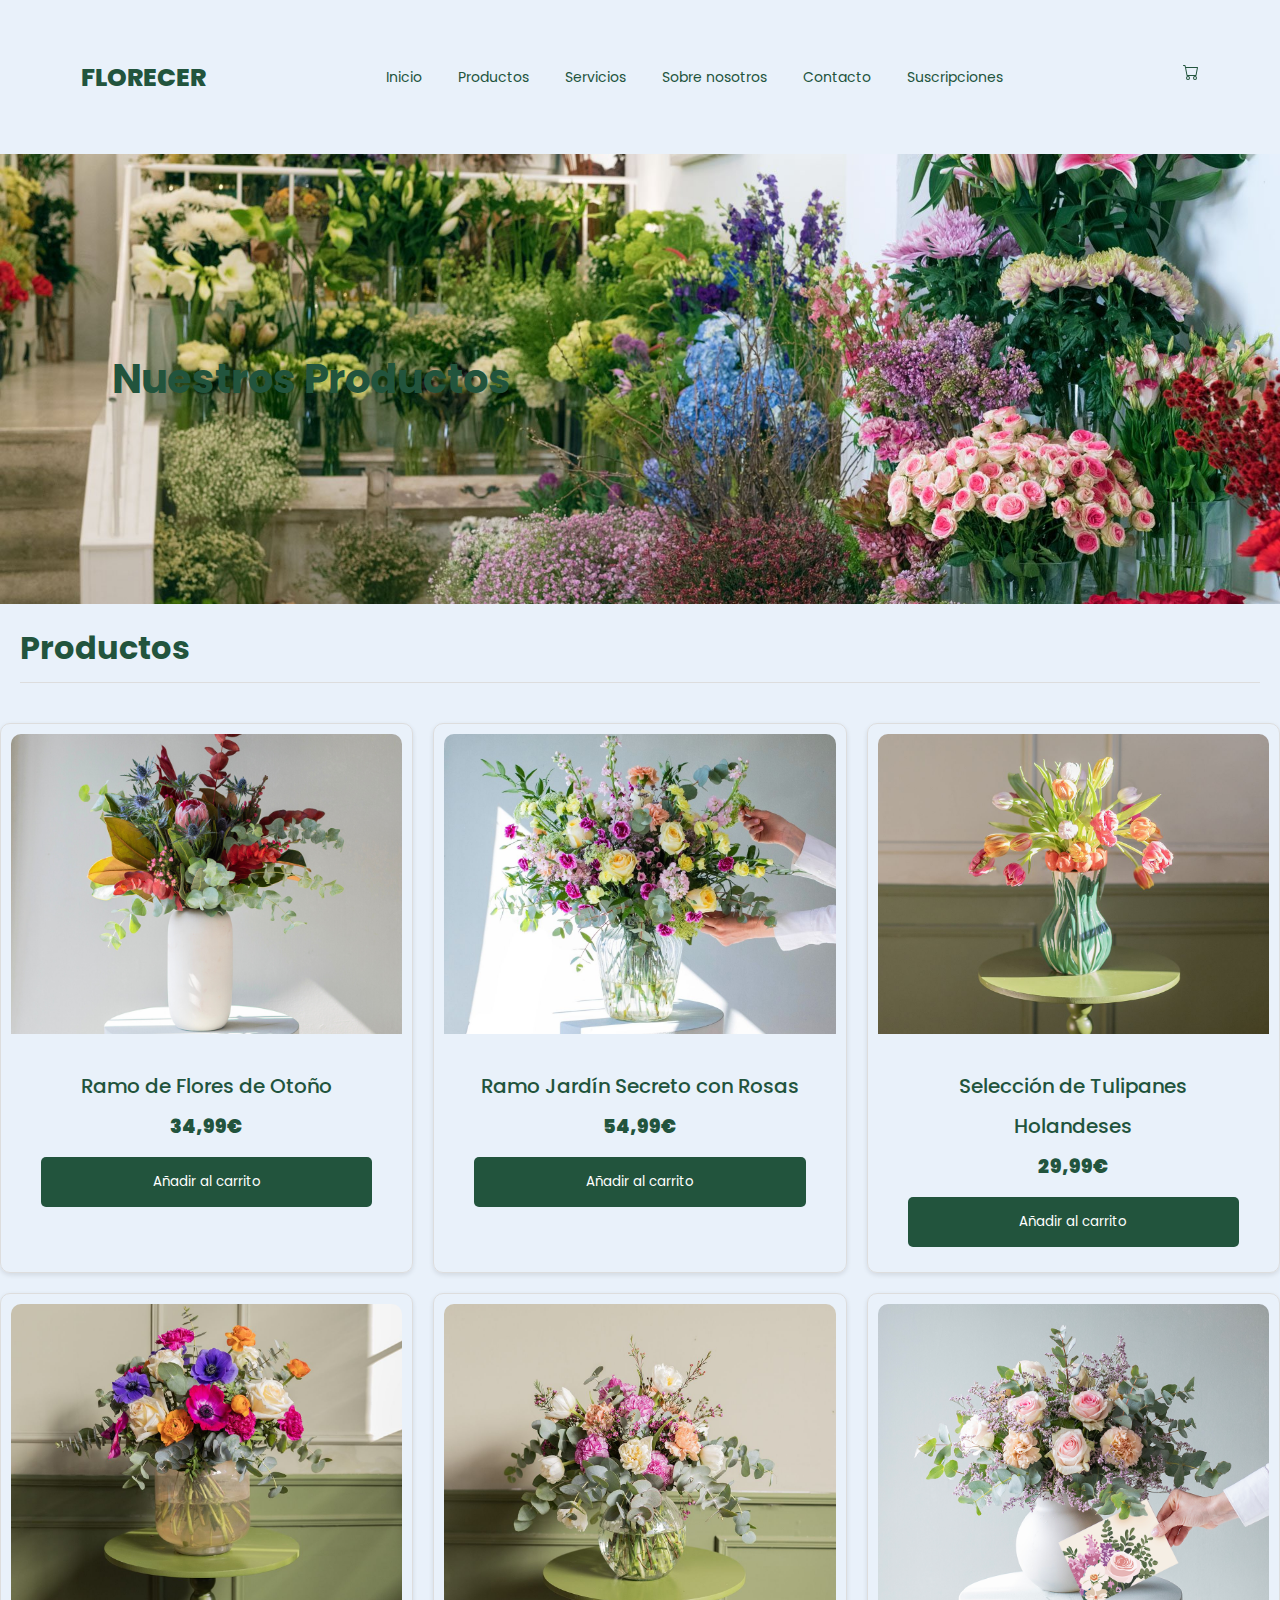
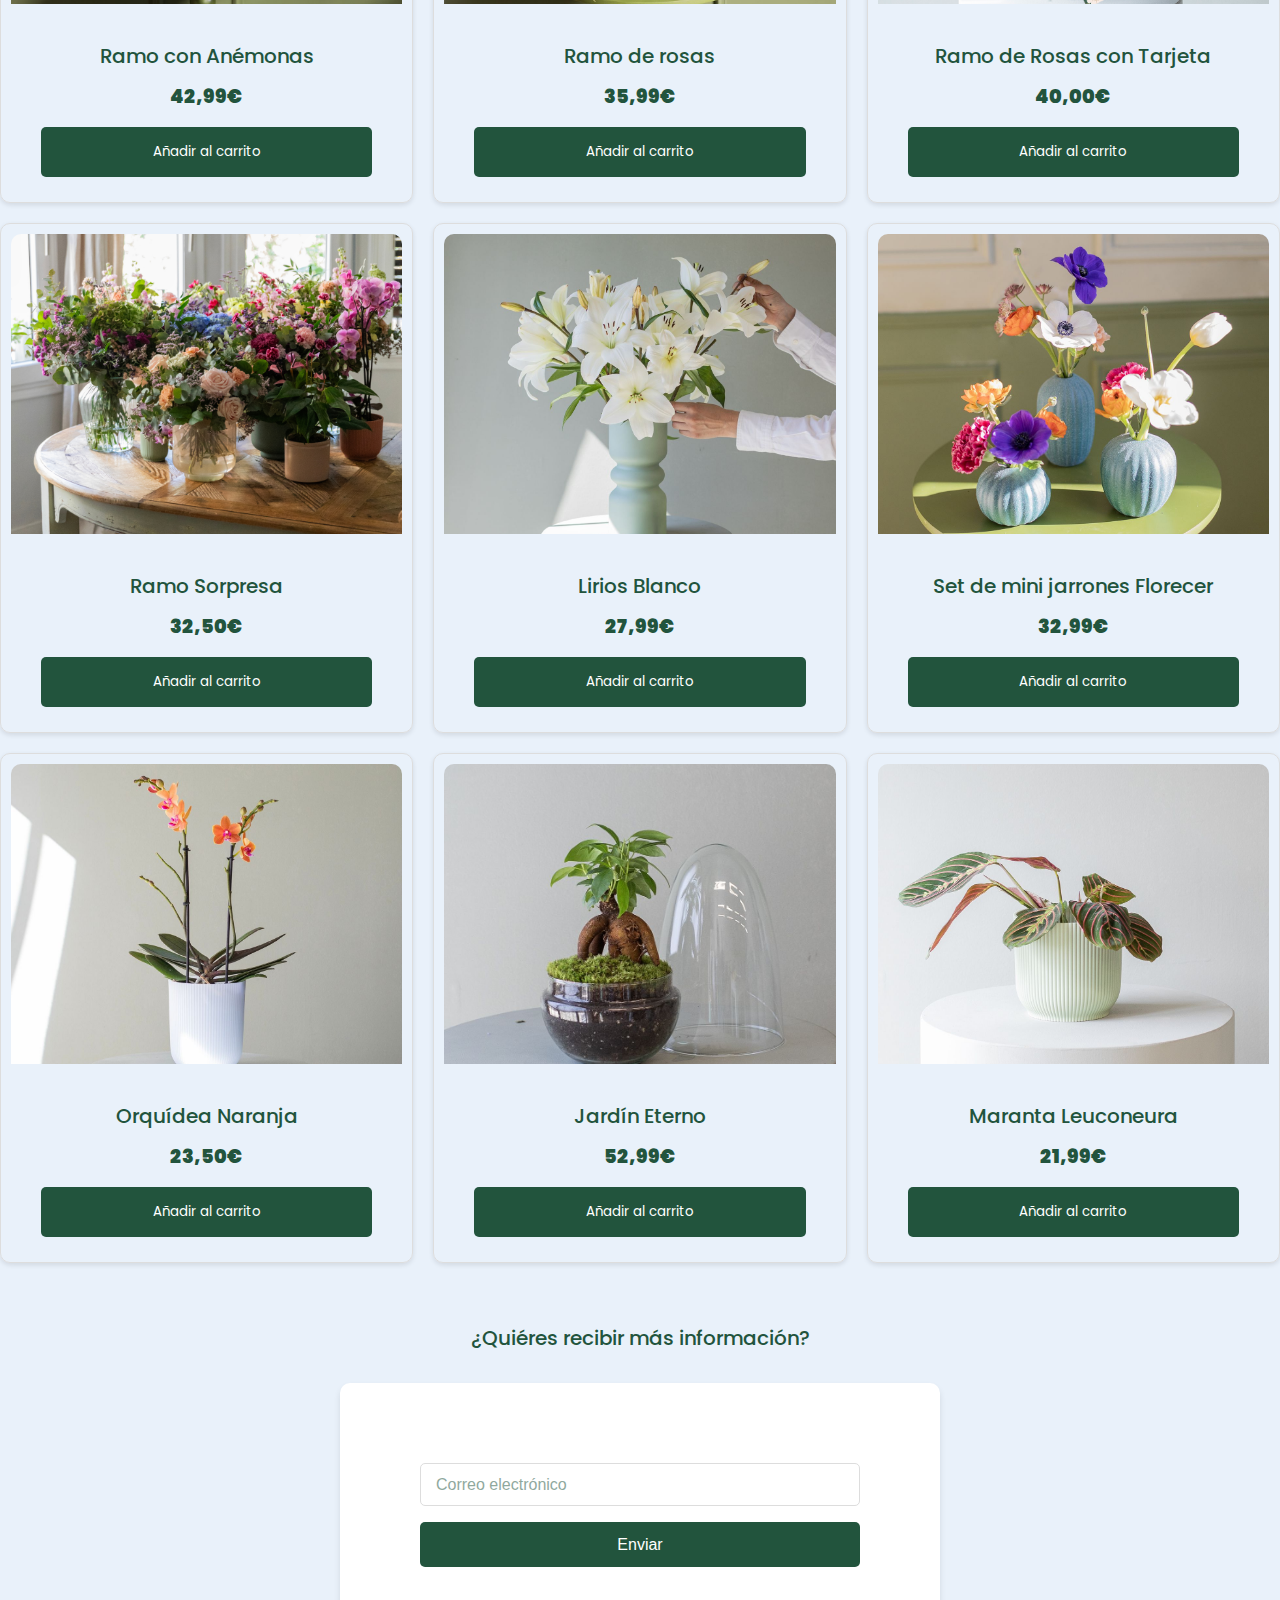
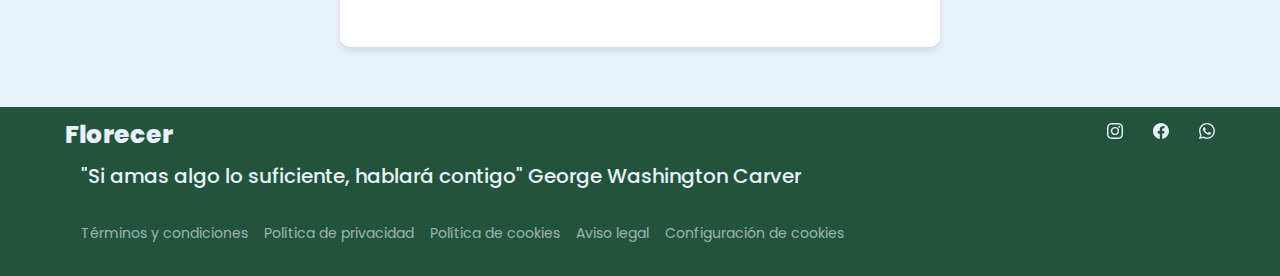
<file: products.html>
<!DOCTYPE html>
<html lang="es">
<head>
    <meta charset="UTF-8">
    <meta name="viewport" content="width=device-width, initial-scale=1.0">
    <title>Productos</title>
    <link rel="stylesheet" href="css/index.css">
    <script defer src="js/index.js"></script>

    <link rel="preconnect" href="https://fonts.googleapis.com">
    <link rel="preconnect" href="https://fonts.gstatic.com" crossorigin>
    <link href="https://fonts.googleapis.com/css2?family=Poppins:ital,wght@0,100;0,200;0,300;0,400;0,500;0,600;0,700;0,800;0,900;1,100;1,200;1,300;1,400;1,500;1,600;1,700;1,800;1,900&display=swap" rel="stylesheet">

</head>
<body>

<!--HEADER-->
<header class="header">
    <div class="header__block layoutBlock">
        <div class="header__logo">
            <a href="index.html" class="logo">Florecer</a>
        </div>
        <button class="menu-toggle" aria-label="Abrir menú">
            <svg xmlns="http://www.w3.org/2000/svg" width="16" height="16" fill="currentColor" class="bi bi-list" viewBox="0 0 16 16">
                <path fill-rule="evenodd" d="M2.5 12a.5.5 0 0 1 .5-.5h10a.5.5 0 0 1 0 1H3a.5.5 0 0 1-.5-.5m0-4a.5.5 0 0 1 .5-.5h10a.5.5 0 0 1 0 1H3a.5.5 0 0 1-.5-.5m0-4a.5.5 0 0 1 .5-.5h10a.5.5 0 0 1 0 1H3a.5.5 0 0 1-.5-.5"/>
              </svg>
        </button>
        <nav class="header__nav">
            <ul>
                <li><a href="index.html">Inicio</a></li>
                <li><a href="products.html">Productos</a></li>
                <li><a href="services.html">Servicios</a></li>
                <li><a href="about-us.html">Sobre nosotros</a></li>
                <li><a href="contact.html">Contacto</a></li>
                <li><a href="prices.html">Suscripciones</a></li>
            </ul>
        </nav>
        <div>
            <ul>
                <li class="submenu">
                    <svg xmlns="http://www.w3.org/2000/svg" width="16" height="16" fill="currentColor" class="bi bi-cart" viewBox="0 0 16 16">
                        <path d="M0 1.5A.5.5 0 0 1 .5 1H2a.5.5 0 0 1 .485.379L2.89 3H14.5a.5.5 0 0 1 .491.592l-1.5 8A.5.5 0 0 1 13 12H4a.5.5 0 0 1-.491-.408L2.01 3.607 1.61 2H.5a.5.5 0 0 1-.5-.5M3.102 4l1.313 7h8.17l1.313-7zM5 12a2 2 0 1 0 0 4 2 2 0 0 0 0-4m7 0a2 2 0 1 0 0 4 2 2 0 0 0 0-4m-7 1a1 1 0 1 1 0 2 1 1 0 0 1 0-2m7 0a1 1 0 1 1 0 2 1 1 0 0 1 0-2"/>
                    </svg>
                    <div id="carrito">
                        <table id="lista__carrito">
                            <thead>
                                <tr>
                                    <th>Imagen</th>
                                    <th>Nombre</th>
                                    <th>Precio</th>
                                    <th></th>
                                </tr>
                            </thead>
                            <tbody></tbody>
                        </table>
                        <a href="#" id="vaciar__carrito" class="btn_2">Vaciar Carrito</a>
                    </div>
                </li>
            </ul>
        </div>
    </div>
</header>
<!--/HEADER-->    
<main>

<!--BANNER-->
    <section class="banner banner--small banner--products">
        <div class="banner__block layoutBlock">
            <h1>Nuestros Productos</h1>
        </div>
    </section>
<!--/BANNER-->

<!--PRODUCTS-->
    <section class="products">
        <div class="products-header">
            <h1>Productos</h1>
        </div>
    </section>
    <div class="container-items">
        <div class="item">
            <figure>
                <img src="media/producto_uno.png" alt="Ramo de Flores Otoño">
            </figure>
            <div class="info-product">
                <h3>Ramo de Flores de Otoño</h3>
                <p class="price">34,99€</p>
                <button class="btn-add-cart">Añadir al carrito</button>
            </div>
        </div>
        <div class="item">
            <figure>
                <img src="media/producto_dos.jpg" alt="Ramo Jardín Secreto con Rosas">
            </figure>
            <div class="info-product">
                <h3>Ramo Jardín Secreto con Rosas</h3>
                <p class="price">54,99€</p>
                <button class="btn-add-cart">Añadir al carrito</button>
            </div>
        </div>
        <div class="item">
            <figure>
                <img src="media/producto_tres.jpg" alt="Selección de Tulipanes Holandeses">
            </figure>
            <div class="info-product">
                <h3>Selección de Tulipanes Holandeses</h3>
                <p class="price">29,99€</p>
                <button class="btn-add-cart">Añadir al carrito</button>
            </div>
        </div>
        <div class="item">
            <figure>
                <img src="media/producto_cuatro.jpg" alt="Ramo con anémonas">
            </figure>
            <div class="info-product">
                <h3>Ramo con Anémonas</h3>
                <p class="price">42,99€</p>
                <button class="btn-add-cart">Añadir al carrito</button>
            </div>
        </div>
        <div class="item">
            <figure>
                <img src="media/producto_cinco.jpg" alt="Ramo de Rosas">
            </figure>
            <div class="info-product">
                <h3>Ramo de rosas</h3>
                <p class="price">35,99€</p>
                <button class="btn-add-cart">Añadir al carrito</button>
            </div>
        </div>
        <div class="item">
            <figure>
                <img src="media/producto_seis.png" alt="Ramo de Rosas con Tarjeta">
            </figure>
            <div class="info-product">
                <h3>Ramo de Rosas con Tarjeta</h3>
                <p class="price">40,00€</p>
                <button class="btn-add-cart">Añadir al carrito</button>
            </div>
        </div>
        <div class="item">
            <figure>
                <img src="media/producto_siete.png" alt="Ramo Sorpresa">
            </figure>
            <div class="info-product">
                <h3>Ramo Sorpresa</h3>
                <p class="price">32,50€</p>
                <button class="btn-add-cart">Añadir al carrito</button>
            </div>
        </div>
        <div class="item">
            <figure>
                <img src="media/producto_ocho.jpg" alt="Lirios Blancos">
            </figure>
            <div class="info-product">
                <h3>Lirios Blanco</h3>
                <p class="price">27,99€</p>
                <button class="btn-add-cart">Añadir al carrito</button>
            </div>
        </div>
        <div class="item">
            <figure>
                <img src="media/producto_nueve.jpg">
            </figure>
            <div class="info-product">
                <h3>Set de mini jarrones Florecer</h3>
                <p class="price">32,99€</p>
                <button class="btn-add-cart">Añadir al carrito</button>
            </div>
        </div>
        <div class="item">
            <figure>
                <img src="media/producto_diez.jpg" alt="Orquídea Naranja">
            </figure>
            <div class="info-product">
                <h3>Orquídea Naranja</h3>
                <p class="price">23,50€</p>
                <button class="btn-add-cart">Añadir al carrito</button>
            </div>
        </div>
        <div class="item">
            <figure>
                <img src="media/producto_once.jpg" alt="Jardín Eterno">
            </figure>
            <div class="info-product">
                <h3>Jardín Eterno</h3>
                <p class="price">52,99€</p>
                <button class="btn-add-cart">Añadir al carrito</button>
            </div>
        </div>
        <div class="item">
            <figure>
                <img src="media/producto_doce.jpg" alt="Maranta Leuconeura">
            </figure>
            <div class="info-product">
                <h3>Maranta Leuconeura</h3>
                <p class="price">21,99€</p>
                <button class="btn-add-cart">Añadir al carrito</button>
            </div>
        </div>
    </div>

<!--CONTACT-->
    <section class="contact">
        <h3>¿Quiéres recibir más información?</h3>
        <div class="contact__container">
            <form class="contact__form">
                <input type="email" class="contact__input" placeholder="Correo electrónico">
                <input type="submit" class="btn_3" value="Enviar">
            </form>
        </div>
        </section>
<!--/CONTACT-->
</main>

<!--FOOTER-->
<footer class="footer">
<div class="footer__block layoutBlock">
    <div class="footer__icons">
        <a href="#" class="logo">Florecer</a>
        <ul class="footer_social">
            <li class="footer_social_instagram">
                <svg xmlns="http://www.w3.org/2000/svg" width="16" height="16" fill="currentColor" class="bi bi-instagram" viewBox="0 0 16 16">
                    <path d="M8 0C5.829 0 5.556.01 4.703.048 3.85.088 3.269.222 2.76.42a3.9 3.9 0 0 0-1.417.923A3.9 3.9 0 0 0 .42 2.76C.222 3.268.087 3.85.048 4.7.01 5.555 0 5.827 0 8.001c0 2.172.01 2.444.048 3.297.04.852.174 1.433.372 1.942.205.526.478.972.923 1.417.444.445.89.719 1.416.923.51.198 1.09.333 1.942.372C5.555 15.99 5.827 16 8 16s2.444-.01 3.298-.048c.851-.04 1.434-.174 1.943-.372a3.9 3.9 0 0 0 1.416-.923c.445-.445.718-.891.923-1.417.197-.509.332-1.09.372-1.942C15.99 10.445 16 10.173 16 8s-.01-2.445-.048-3.299c-.04-.851-.175-1.433-.372-1.941a3.9 3.9 0 0 0-.923-1.417A3.9 3.9 0 0 0 13.24.42c-.51-.198-1.092-.333-1.943-.372C10.443.01 10.172 0 7.998 0zm-.717 1.442h.718c2.136 0 2.389.007 3.232.046.78.035 1.204.166 1.486.275.373.145.64.319.92.599s.453.546.598.92c.11.281.24.705.275 1.485.039.843.047 1.096.047 3.231s-.008 2.389-.047 3.232c-.035.78-.166 1.203-.275 1.485a2.5 2.5 0 0 1-.599.919c-.28.28-.546.453-.92.598-.28.11-.704.24-1.485.276-.843.038-1.096.047-3.232.047s-2.39-.009-3.233-.047c-.78-.036-1.203-.166-1.485-.276a2.5 2.5 0 0 1-.92-.598 2.5 2.5 0 0 1-.6-.92c-.109-.281-.24-.705-.275-1.485-.038-.843-.046-1.096-.046-3.233s.008-2.388.046-3.231c.036-.78.166-1.204.276-1.486.145-.373.319-.64.599-.92s.546-.453.92-.598c.282-.11.705-.24 1.485-.276.738-.034 1.024-.044 2.515-.045zm4.988 1.328a.96.96 0 1 0 0 1.92.96.96 0 0 0 0-1.92m-4.27 1.122a4.109 4.109 0 1 0 0 8.217 4.109 4.109 0 0 0 0-8.217m0 1.441a2.667 2.667 0 1 1 0 5.334 2.667 2.667 0 0 1 0-5.334"/>
                </svg>
            </li>
            <li class="footer_social_facebook">
                <svg xmlns="http://www.w3.org/2000/svg" width="16" height="16" fill="currentColor" class="bi bi-facebook" viewBox="0 0 16 16">
                    <path d="M16 8.049c0-4.446-3.582-8.05-8-8.05C3.58 0-.002 3.603-.002 8.05c0 4.017 2.926 7.347 6.75 7.951v-5.625h-2.03V8.05H6.75V6.275c0-2.017 1.195-3.131 3.022-3.131.876 0 1.791.157 1.791.157v1.98h-1.009c-.993 0-1.303.621-1.303 1.258v1.51h2.218l-.354 2.326H9.25V16c3.824-.604 6.75-3.934 6.75-7.951"/>
                </svg>
            </li>
            <li class="footer_social_whatsapp">
                <svg xmlns="http://www.w3.org/2000/svg" width="16" height="16" fill="currentColor" class="bi bi-whatsapp" viewBox="0 0 16 16">
                    <path d="M13.601 2.326A7.85 7.85 0 0 0 7.994 0C3.627 0 .068 3.558.064 7.926c0 1.399.366 2.76 1.057 3.965L0 16l4.204-1.102a7.9 7.9 0 0 0 3.79.965h.004c4.368 0 7.926-3.558 7.93-7.93A7.9 7.9 0 0 0 13.6 2.326zM7.994 14.521a6.6 6.6 0 0 1-3.356-.92l-.24-.144-2.494.654.666-2.433-.156-.251a6.56 6.56 0 0 1-1.007-3.505c0-3.626 2.957-6.584 6.591-6.584a6.56 6.56 0 0 1 4.66 1.931 6.56 6.56 0 0 1 1.928 4.66c-.004 3.639-2.961 6.592-6.592 6.592m3.615-4.934c-.197-.099-1.17-.578-1.353-.646-.182-.065-.315-.099-.445.099-.133.197-.513.646-.627.775-.114.133-.232.148-.43.05-.197-.1-.836-.308-1.592-.985-.59-.525-.985-1.175-1.103-1.372-.114-.198-.011-.304.088-.403.087-.088.197-.232.296-.346.1-.114.133-.198.198-.33.065-.134.034-.248-.015-.347-.05-.099-.445-1.076-.612-1.47-.16-.389-.323-.335-.445-.34-.114-.007-.247-.007-.38-.007a.73.73 0 0 0-.529.247c-.182.198-.691.677-.691 1.654s.71 1.916.81 2.049c.098.133 1.394 2.132 3.383 2.992.47.205.84.326 1.129.418.475.152.904.129 1.246.08.38-.058 1.171-.48 1.338-.943.164-.464.164-.86.114-.943-.049-.084-.182-.133-.38-.232"/>
                </svg>
            </li>
        </ul>
    </div>
    <div class="footer__information">
        <h3>"Si amas algo lo suficiente, hablará contigo" George Washington Carver</h3>
    </div>
    <div class="footer__legal">
        <a href="#">Términos y condiciones</a>
        <a href="#">Política de privacidad</a>
        <a href="#">Política de cookies</a>
        <a href="#">Aviso legal</a>
        <a href="#">Configuración de cookies</a>
    </div>
</div>
</footer>
<!--/FOOTER-->

</body>
</html>
</file>
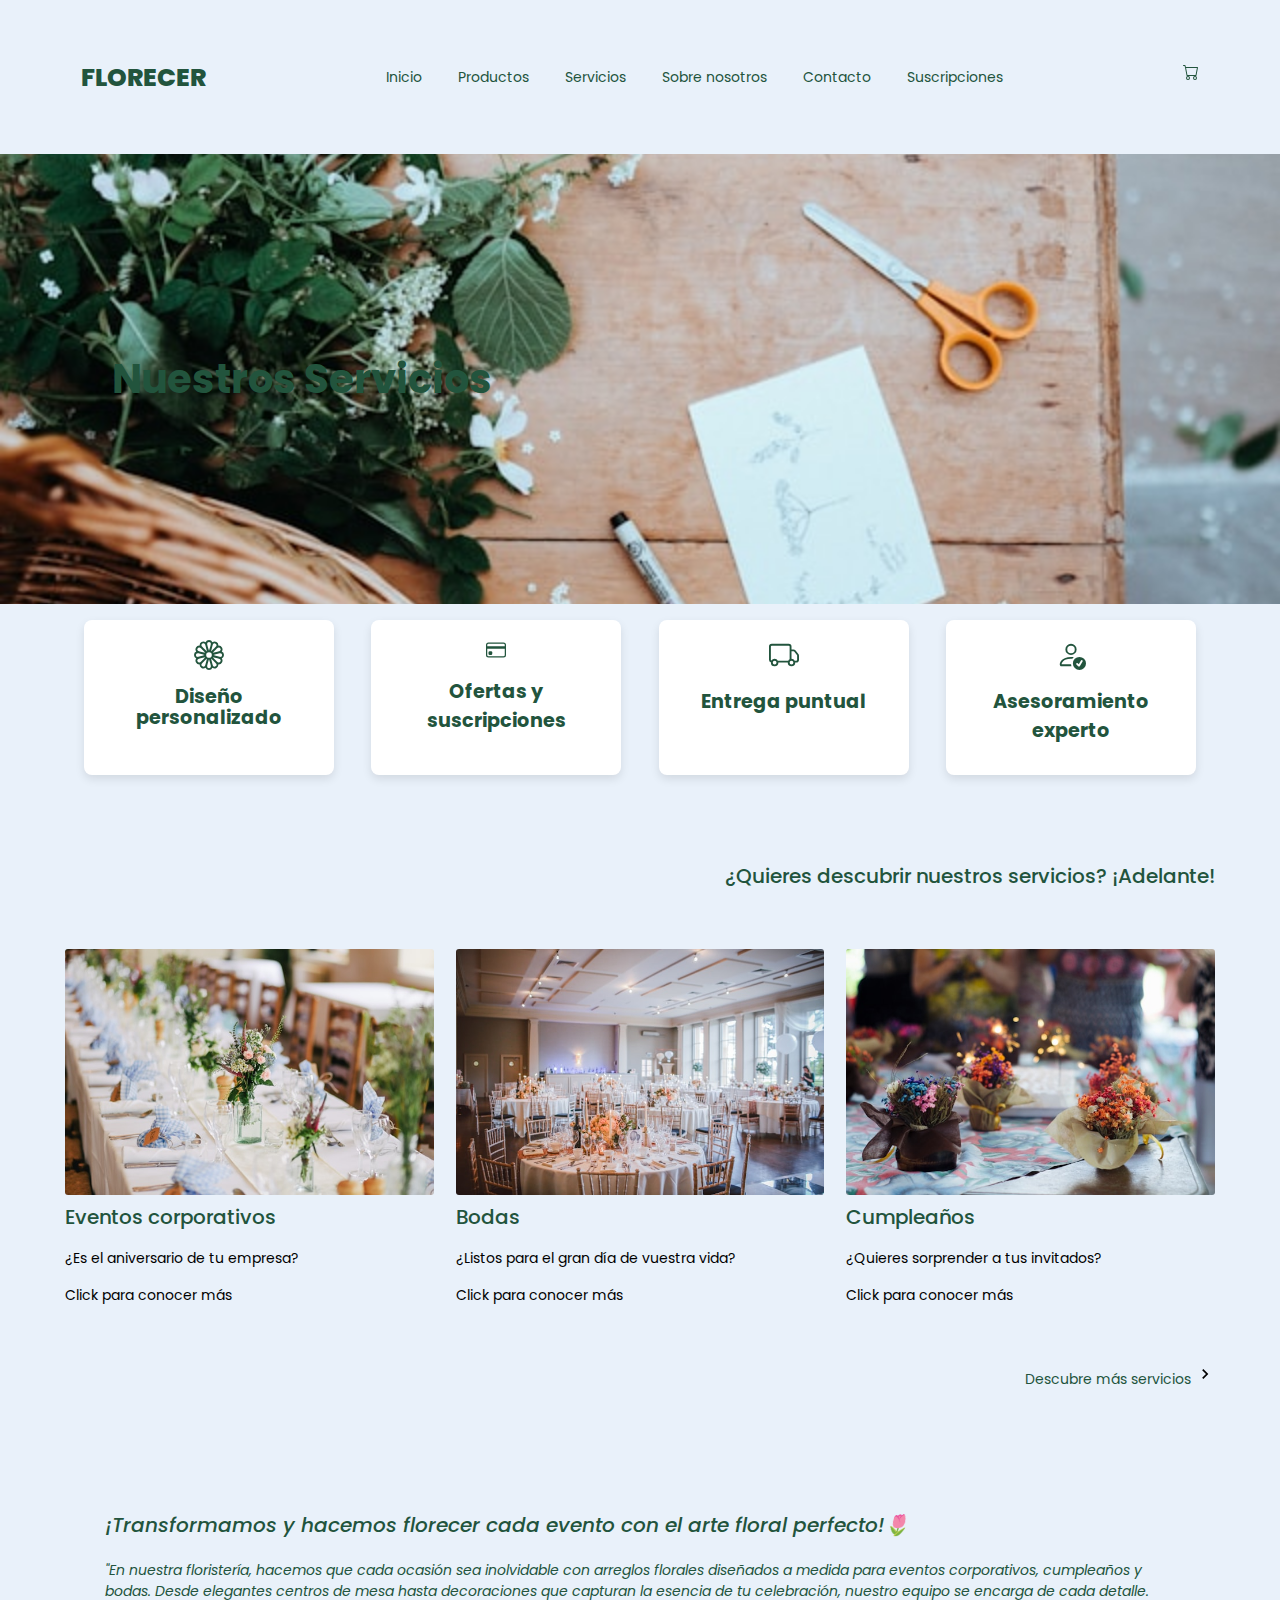
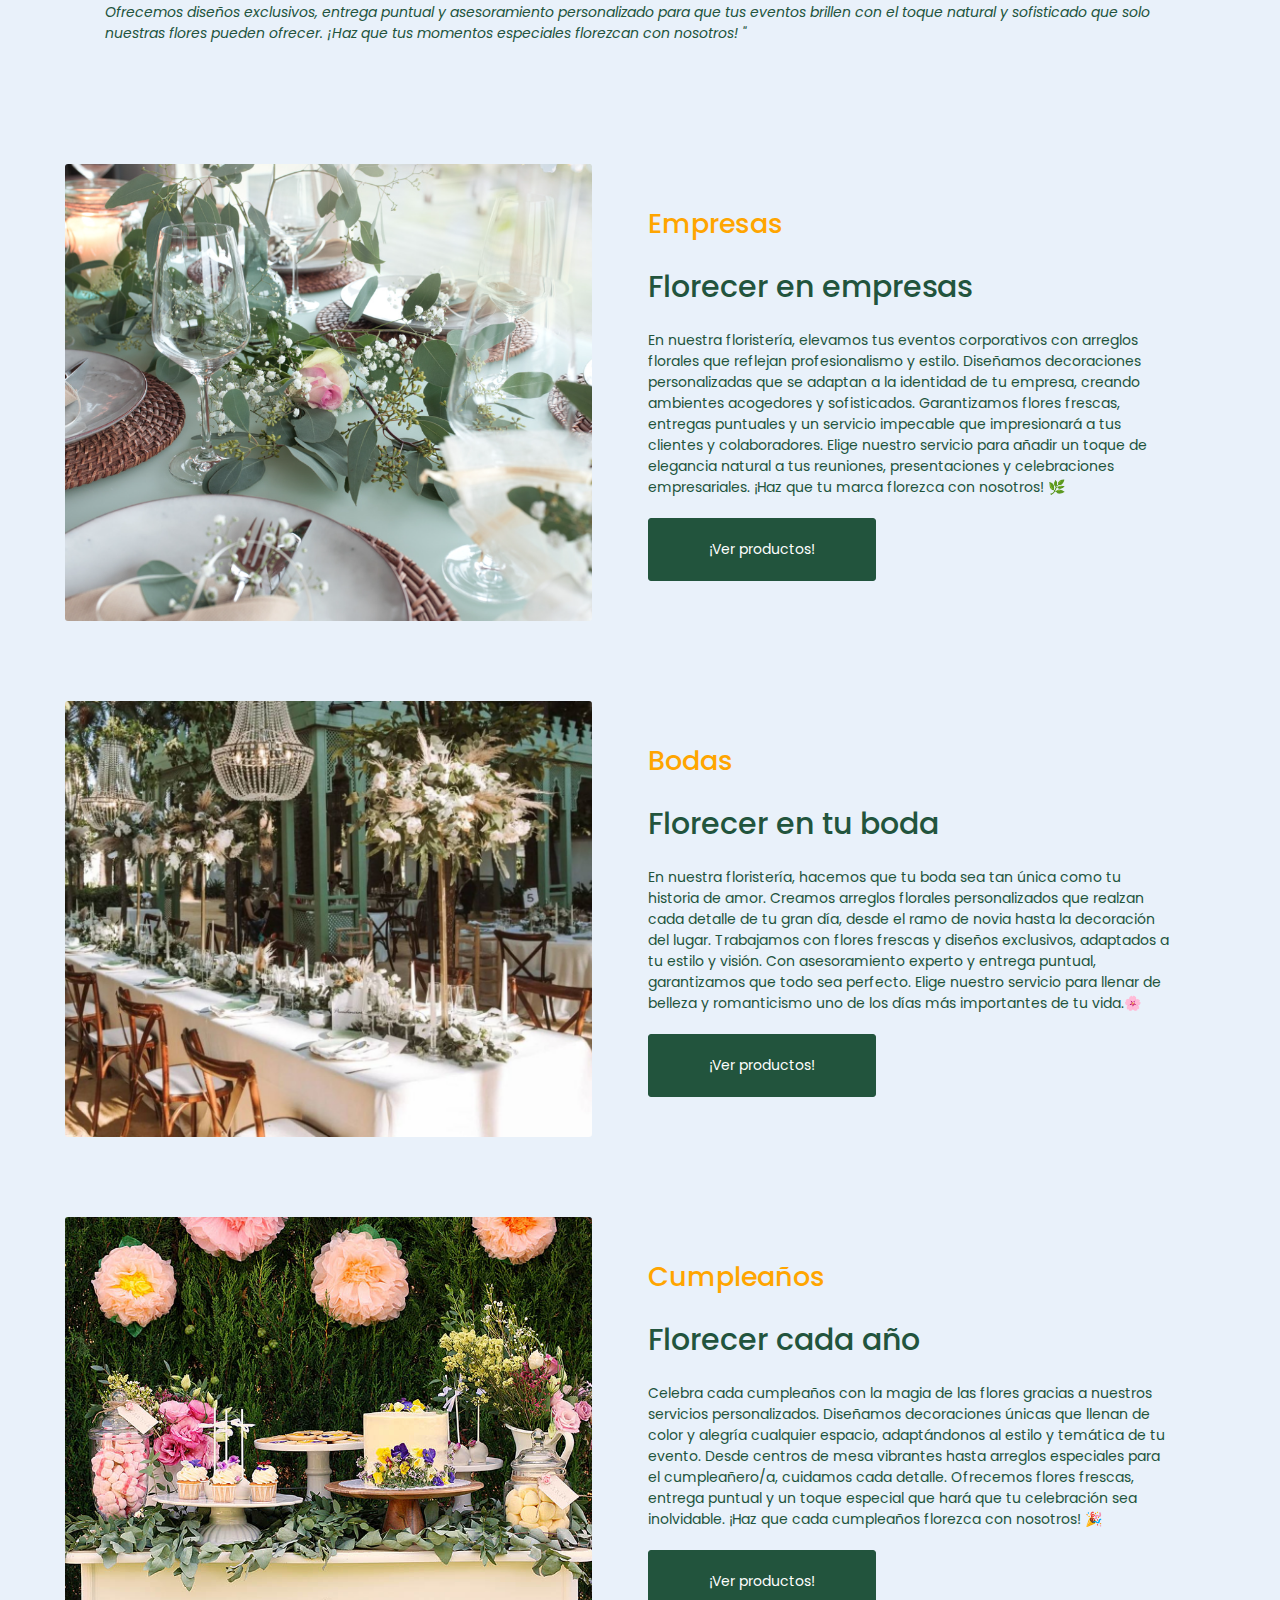
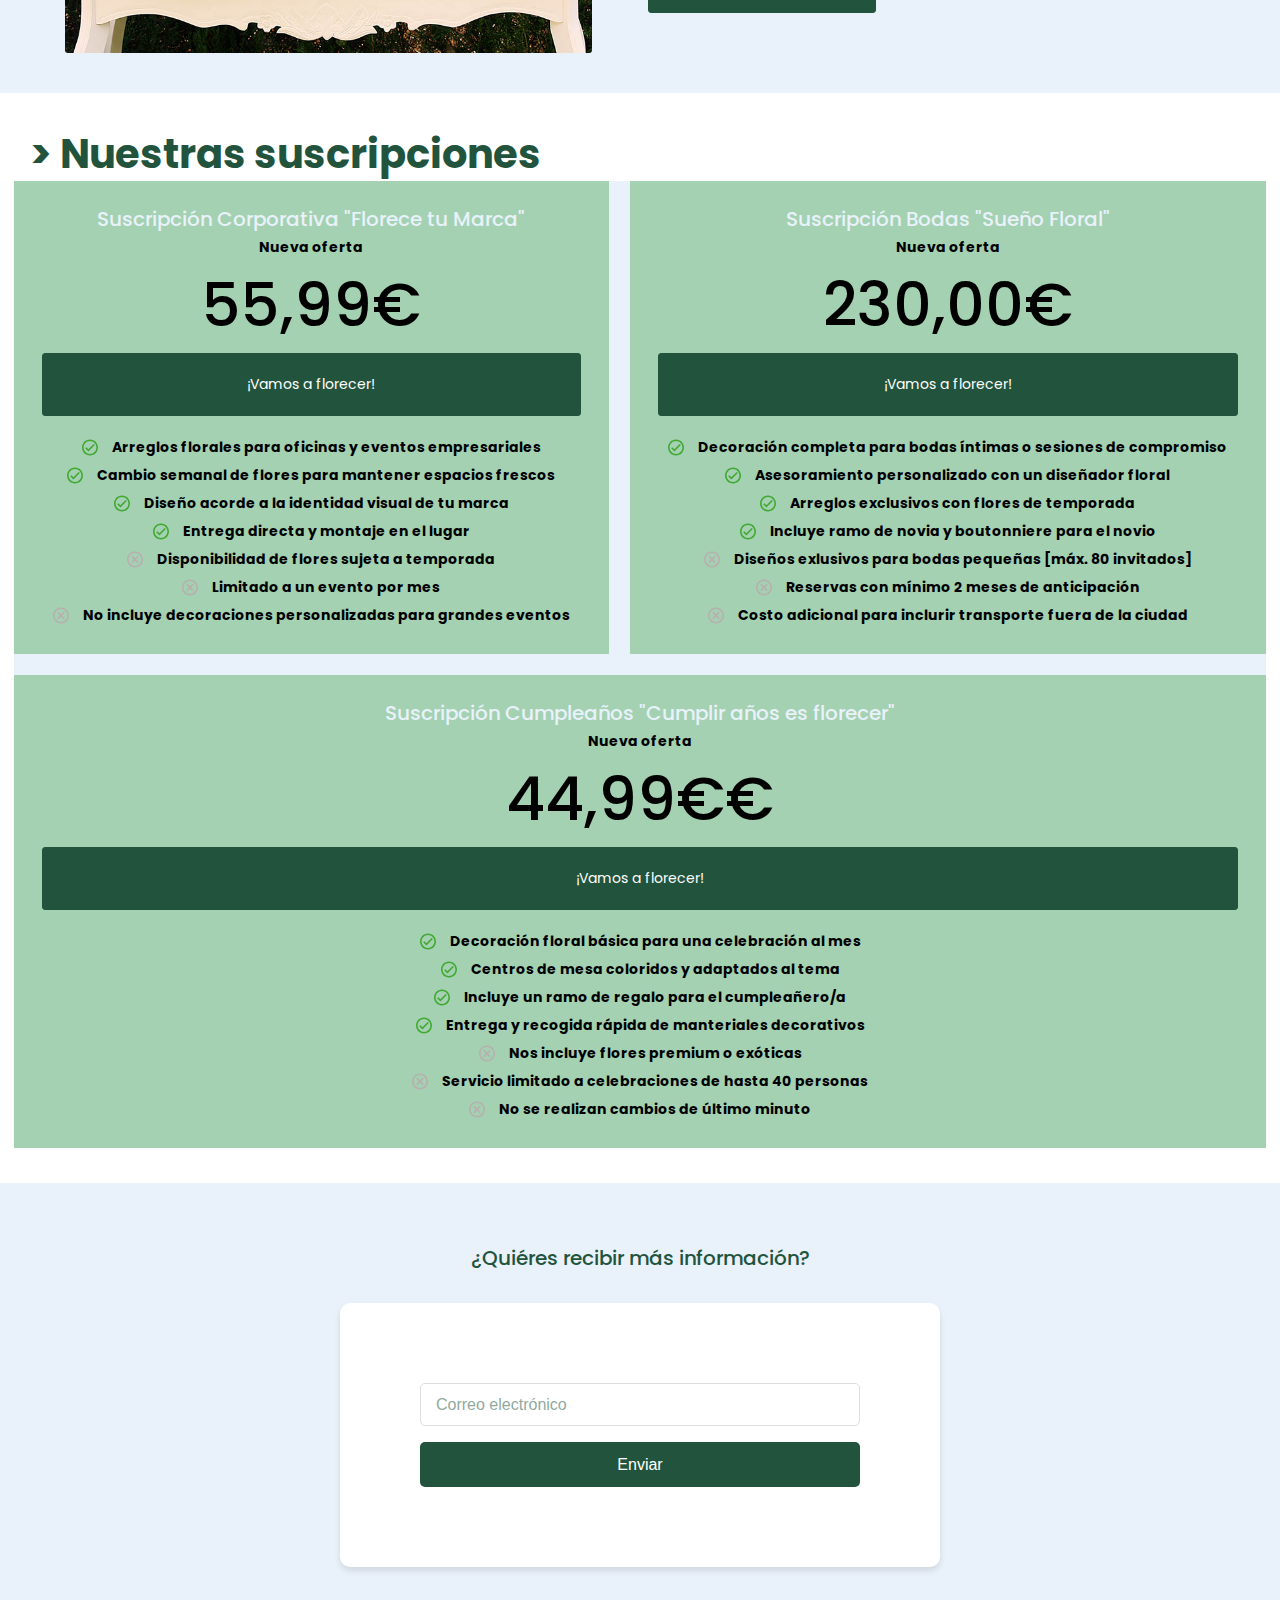
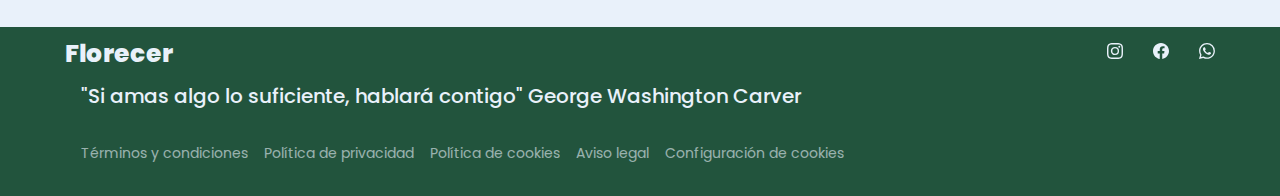
<file: services.html>
<!DOCTYPE html>
<html lang="es">
<head>
    <meta charset="UTF-8">
    <meta name="viewport" content="width=device-width, initial-scale=1.0">
    <title>Servicios</title>
    <link rel="stylesheet" href="css/index.css">
    <script defer src="js/index.js"></script>

    <link rel="preconnect" href="https://fonts.googleapis.com">
    <link rel="preconnect" href="https://fonts.gstatic.com" crossorigin>
    <link href="https://fonts.googleapis.com/css2?family=Poppins:ital,wght@0,100;0,200;0,300;0,400;0,500;0,600;0,700;0,800;0,900;1,100;1,200;1,300;1,400;1,500;1,600;1,700;1,800;1,900&display=swap" rel="stylesheet">

</head>
<body>

<!--HEADER-->
<header class="header">
    <div class="header__block layoutBlock">
        <div class="header__logo">
            <a href="index.html" class="logo">Florecer</a>
        </div>
        <button class="menu-toggle" aria-label="Abrir menú">
            <svg xmlns="http://www.w3.org/2000/svg" width="16" height="16" fill="currentColor" class="bi bi-list" viewBox="0 0 16 16">
                <path fill-rule="evenodd" d="M2.5 12a.5.5 0 0 1 .5-.5h10a.5.5 0 0 1 0 1H3a.5.5 0 0 1-.5-.5m0-4a.5.5 0 0 1 .5-.5h10a.5.5 0 0 1 0 1H3a.5.5 0 0 1-.5-.5m0-4a.5.5 0 0 1 .5-.5h10a.5.5 0 0 1 0 1H3a.5.5 0 0 1-.5-.5"/>
              </svg>
        </button>
        <nav class="header__nav">
            <ul>
                <li><a href="index.html">Inicio</a></li>
                <li><a href="products.html">Productos</a></li>
                <li><a href="services.html">Servicios</a></li>
                <li><a href="about-us.html">Sobre nosotros</a></li>
                <li><a href="contact.html">Contacto</a></li>
                <li><a href="prices.html">Suscripciones</a></li>
            </ul>
        </nav>
        <div>
            <ul>
                <li class="submenu">
                    <svg xmlns="http://www.w3.org/2000/svg" width="16" height="16" fill="currentColor" class="bi bi-cart" viewBox="0 0 16 16">
                        <path d="M0 1.5A.5.5 0 0 1 .5 1H2a.5.5 0 0 1 .485.379L2.89 3H14.5a.5.5 0 0 1 .491.592l-1.5 8A.5.5 0 0 1 13 12H4a.5.5 0 0 1-.491-.408L2.01 3.607 1.61 2H.5a.5.5 0 0 1-.5-.5M3.102 4l1.313 7h8.17l1.313-7zM5 12a2 2 0 1 0 0 4 2 2 0 0 0 0-4m7 0a2 2 0 1 0 0 4 2 2 0 0 0 0-4m-7 1a1 1 0 1 1 0 2 1 1 0 0 1 0-2m7 0a1 1 0 1 1 0 2 1 1 0 0 1 0-2"/>
                    </svg>
                    <div id="carrito">
                        <table id="lista__carrito">
                            <thead>
                                <tr>
                                    <th>Imagen</th>
                                    <th>Nombre</th>
                                    <th>Precio</th>
                                    <th></th>
                                </tr>
                            </thead>
                            <tbody></tbody>
                        </table>
                        <a href="#" id="vaciar__carrito" class="btn_2">Vaciar Carrito</a>
                    </div>
                </li>
            </ul>
        </div>
    </div>
</header>
<!--/HEADER-->    
<main>

<!--BANNER-->
    <section class="banner banner--small banner--services">
        <div class="banner__block layoutBlock">
            <h1>Nuestros Servicios</h1>
        </div>
    </section>
<!--/BANNER-->

<!--ICONS-->
    <section class="icons">
        <div class="icons__block layoutBlock">
            <a href="products.html" class="icons_box">
                <svg xmlns="http://www.w3.org/2000/svg" width="30" height="30" fill="currentColor" class="bi bi-flower1" viewBox="0 0 16 16">
                <path d="M6.174 1.184a2 2 0 0 1 3.652 0A2 2 0 0 1 12.99 3.01a2 2 0 0 1 1.826 3.164 2 2 0 0 1 0 3.652 2 2 0 0 1-1.826 3.164 2 2 0 0 1-3.164 1.826 2 2 0 0 1-3.652 0A2 2 0 0 1 3.01 12.99a2 2 0 0 1-1.826-3.164 2 2 0 0 1 0-3.652A2 2 0 0 1 3.01 3.01a2 2 0 0 1 3.164-1.826M8 1a1 1 0 0 0-.998 1.03l.01.091q.017.116.054.296c.049.241.122.542.213.887.182.688.428 1.513.676 2.314L8 5.762l.045-.144c.248-.8.494-1.626.676-2.314.091-.345.164-.646.213-.887a5 5 0 0 0 .064-.386L9 2a1 1 0 0 0-1-1M2 9l.03-.002.091-.01a5 5 0 0 0 .296-.054c.241-.049.542-.122.887-.213a61 61 0 0 0 2.314-.676L5.762 8l-.144-.045a61 61 0 0 0-2.314-.676 17 17 0 0 0-.887-.213 5 5 0 0 0-.386-.064L2 7a1 1 0 1 0 0 2m7 5-.002-.03a5 5 0 0 0-.064-.386 16 16 0 0 0-.213-.888 61 61 0 0 0-.676-2.314L8 10.238l-.045.144c-.248.8-.494 1.626-.676 2.314-.091.345-.164.646-.213.887a5 5 0 0 0-.064.386L7 14a1 1 0 1 0 2 0m-5.696-2.134.025-.017a5 5 0 0 0 .303-.248c.184-.164.408-.377.661-.629A61 61 0 0 0 5.96 9.23l.103-.111-.147.033a61 61 0 0 0-2.343.572c-.344.093-.64.18-.874.258a5 5 0 0 0-.367.138l-.027.014a1 1 0 1 0 1 1.732zM4.5 14.062a1 1 0 0 0 1.366-.366l.014-.027q.014-.03.036-.084a5 5 0 0 0 .102-.283c.078-.233.165-.53.258-.874a61 61 0 0 0 .572-2.343l.033-.147-.11.102a61 61 0 0 0-1.743 1.667 17 17 0 0 0-.629.66 5 5 0 0 0-.248.304l-.017.025a1 1 0 0 0 .366 1.366m9.196-8.196a1 1 0 0 0-1-1.732l-.025.017a5 5 0 0 0-.303.248 17 17 0 0 0-.661.629A61 61 0 0 0 10.04 6.77l-.102.111.147-.033a61 61 0 0 0 2.342-.572c.345-.093.642-.18.875-.258a5 5 0 0 0 .367-.138zM11.5 1.938a1 1 0 0 0-1.366.366l-.014.027q-.014.03-.036.084a5 5 0 0 0-.102.283c-.078.233-.165.53-.258.875a61 61 0 0 0-.572 2.342l-.033.147.11-.102a61 61 0 0 0 1.743-1.667c.252-.253.465-.477.629-.66a5 5 0 0 0 .248-.304l.017-.025a1 1 0 0 0-.366-1.366M14 9a1 1 0 0 0 0-2l-.03.002a5 5 0 0 0-.386.064c-.242.049-.543.122-.888.213-.688.182-1.513.428-2.314.676L10.238 8l.144.045c.8.248 1.626.494 2.314.676.345.091.646.164.887.213a5 5 0 0 0 .386.064zM1.938 4.5a1 1 0 0 0 .393 1.38l.084.035q.108.045.283.103c.233.078.53.165.874.258a61 61 0 0 0 2.343.572l.147.033-.103-.111a61 61 0 0 0-1.666-1.742 17 17 0 0 0-.66-.629 5 5 0 0 0-.304-.248l-.025-.017a1 1 0 0 0-1.366.366m2.196-1.196.017.025a5 5 0 0 0 .248.303c.164.184.377.408.629.661A61 61 0 0 0 6.77 5.96l.111.102-.033-.147a61 61 0 0 0-.572-2.342c-.093-.345-.18-.642-.258-.875a5 5 0 0 0-.138-.367l-.014-.027a1 1 0 1 0-1.732 1m9.928 8.196a1 1 0 0 0-.366-1.366l-.027-.014a5 5 0 0 0-.367-.138c-.233-.078-.53-.165-.875-.258a61 61 0 0 0-2.342-.572l-.147-.033.102.111a61 61 0 0 0 1.667 1.742c.253.252.477.465.66.629a5 5 0 0 0 .304.248l.025.017a1 1 0 0 0 1.366-.366m-3.928 2.196a1 1 0 0 0 1.732-1l-.017-.025a5 5 0 0 0-.248-.303 17 17 0 0 0-.629-.661A61 61 0 0 0 9.23 10.04l-.111-.102.033.147a61 61 0 0 0 .572 2.342c.093.345.18.642.258.875a5 5 0 0 0 .138.367zM8 9.5a1.5 1.5 0 1 0 0-3 1.5 1.5 0 0 0 0 3"/>
                </svg>
                <h3>Diseño personalizado</h3>
            </a>
        <div class="icons_box">
            <svg xmlns="http://www.w3.org/2000/svg" width="20" height="20" fill="currentColor" class="bi bi-credit-card" viewBox="0 0 16 16">
            <path d="M0 4a2 2 0 0 1 2-2h12a2 2 0 0 1 2 2v8a2 2 0 0 1-2 2H2a2 2 0 0 1-2-2zm2-1a1 1 0 0 0-1 1v1h14V4a1 1 0 0 0-1-1zm13 4H1v5a1 1 0 0 0 1 1h12a1 1 0 0 0 1-1z"/>
            <path d="M2 10a1 1 0 0 1 1-1h1a1 1 0 0 1 1 1v1a1 1 0 0 1-1 1H3a1 1 0 0 1-1-1z"/>
            </svg>
            <h3>Ofertas y suscripciones</h3>
        </div>
        <div class="icons_box">
            <svg xmlns="http://www.w3.org/2000/svg" width="30" height="30" fill="currentColor" class="bi bi-truck" viewBox="0 0 16 16">
            <path d="M0 3.5A1.5 1.5 0 0 1 1.5 2h9A1.5 1.5 0 0 1 12 3.5V5h1.02a1.5 1.5 0 0 1 1.17.563l1.481 1.85a1.5 1.5 0 0 1 .329.938V10.5a1.5 1.5 0 0 1-1.5 1.5H14a2 2 0 1 1-4 0H5a2 2 0 1 1-3.998-.085A1.5 1.5 0 0 1 0 10.5zm1.294 7.456A2 2 0 0 1 4.732 11h5.536a2 2 0 0 1 .732-.732V3.5a.5.5 0 0 0-.5-.5h-9a.5.5 0 0 0-.5.5v7a.5.5 0 0 0 .294.456M12 10a2 2 0 0 1 1.732 1h.768a.5.5 0 0 0 .5-.5V8.35a.5.5 0 0 0-.11-.312l-1.48-1.85A.5.5 0 0 0 13.02 6H12zm-9 1a1 1 0 1 0 0 2 1 1 0 0 0 0-2m9 0a1 1 0 1 0 0 2 1 1 0 0 0 0-2"/>
            </svg>
            <h3>Entrega puntual</h3>
        </div>
        <div class="icons_box">
            <svg xmlns="http://www.w3.org/2000/svg" width="30" height="30" fill="currentColor" class="bi bi-person-check" viewBox="0 0 16 16">
                <path d="M12.5 16a3.5 3.5 0 1 0 0-7 3.5 3.5 0 0 0 0 7m1.679-4.493-1.335 2.226a.75.75 0 0 1-1.174.144l-.774-.773a.5.5 0 0 1 .708-.708l.547.548 1.17-1.951a.5.5 0 1 1 .858.514M11 5a3 3 0 1 1-6 0 3 3 0 0 1 6 0M8 7a2 2 0 1 0 0-4 2 2 0 0 0 0 4"/>
                <path d="M8.256 14a4.5 4.5 0 0 1-.229-1.004H3c.001-.246.154-.986.832-1.664C4.484 10.68 5.711 10 8 10q.39 0 .74.025c.226-.341.496-.65.804-.918Q8.844 9.002 8 9c-5 0-6 3-6 4s1 1 1 1z"/>
              </svg>
            <h3>Asesoramiento experto</h3>
        </div>
        </div>
    </section>
<!--/ICONS-->

<!--SERVICES-->
    <section class="services">
        <div class="services__block layoutBlock">
            <h3>¿Quieres descubrir nuestros servicios? ¡Adelante!</h3>
        <div class="services__cards">
            <!--Card 1-->
            <div class="services__card">
                <img src="media/servicios_uno.jpg" alt="Eventos Corporativos">
                <div class="services__card__content">
                    <h3>Eventos corporativos</h3>
                    <a href="#">¿Es el aniversario de tu empresa?</a>
                    <a href="#">Click para conocer más</a>
                </div>
            </div>
            <!--Card 2-->
            <div class="services__card">
                <img src="media/servicio_tres.jpg" alt="Boda">
                <div class="services__card__content">
                    <h3>Bodas</h3>
                    <a href="#">¿Listos para el gran día de vuestra vida?</a>
                    <a href="#">Click para conocer más</a>
                </div>
            </div>
            <!--Card 3-->
            <div class="services__card">
                <img src="media/servicios_dos.jpg" alt="Cumpleaños">
                <div class="services__card__content">
                    <h3>Cumpleaños</h3>
                    <a href="#">¿Quieres sorprender a tus invitados?</a>
                    <a href="#">Click para conocer más</a>
                </div>
            </div>
        </div>
        <a class="link__services" href="contact.html">Descubre más servicios
            <svg width="20" height="20" viewBox="0 0 20 20" fill="none" xmlns="http://www.w3.org/2000/svg">
            <g clip-path="url(#clip0_1_86)">
            <path d="M8.33334 5L7.15834 6.175L10.975 10L7.15834 13.825L8.33334 15L13.3333 10L8.33334 5Z" fill="black"/>
            </g>
            <defs>
            <clipPath id="clip0_1_86">
            <rect width="20" height="20" fill="white"/>
            </clipPath>
            </defs>
            </svg>
        </a>
        </div>
    </section>

<!--/SERVICES-->

<!--PARAGRAPH-->
    <section class="paragraph">
        <div class="paragraph__block layoutBlock">
            <div class="paragraph__content">
                <h3>¡Transformamos y hacemos florecer cada evento con el arte floral perfecto!🌷</h3>
                <p>"En nuestra floristería, hacemos que cada ocasión sea inolvidable con arreglos florales diseñados a medida para eventos corporativos, cumpleaños y bodas. Desde elegantes centros de mesa hasta decoraciones que capturan la esencia de tu celebración, nuestro equipo se encarga de cada detalle. Ofrecemos diseños exclusivos, entrega puntual y asesoramiento personalizado para que tus eventos brillen con el toque natural y sofisticado que solo nuestras flores pueden ofrecer. ¡Haz que tus momentos especiales florezcan con nosotros! "</p>
            </div>
        </div>
    </section>
<!--/PARAGRAPH-->

<!--TEXT BLOCK-->
    <section class="textblock">
        <div class="textblock__block layoutBlock">
            <div class="textblock__image">
                <img src="media/event.png" alt="Evento">
            </div>
            <div class="textblock__content">
                <span>Empresas</span>
                <h2>Florecer en empresas</h2>
                <p>En nuestra floristería, elevamos tus eventos corporativos con arreglos florales que reflejan profesionalismo y estilo. Diseñamos decoraciones personalizadas que se adaptan a la identidad de tu empresa, creando ambientes acogedores y sofisticados. Garantizamos flores frescas, entregas puntuales y un servicio impecable que impresionará a tus clientes y colaboradores. Elige nuestro servicio para añadir un toque de elegancia natural a tus reuniones, presentaciones y celebraciones empresariales. ¡Haz que tu marca florezca con nosotros! 🌿</p>
                <a class="btn" href="products.html">¡Ver productos!</a>
            </div>
        </div>
    </section>
    <!--/TEXT BLOCK-->

    <!--TEXT BLOCK-->
    <section class="textblock">
        <div class="textblock__block layoutBlock">
            <div class="textblock__image">
                <img src="media/boda.jpg" alt="Boda">
            </div>
        <div class="textblock__content">
            <span>Bodas</span>
            <h2>Florecer en tu boda</h2>
            <p>En nuestra floristería, hacemos que tu boda sea tan única como tu historia de amor. Creamos arreglos florales personalizados que realzan cada detalle de tu gran día, desde el ramo de novia hasta la decoración del lugar. Trabajamos con flores frescas y diseños exclusivos, adaptados a tu estilo y visión. Con asesoramiento experto y entrega puntual, garantizamos que todo sea perfecto. Elige nuestro servicio para llenar de belleza y romanticismo uno de los días más importantes de tu vida.🌸</p>
            <a class="btn" href="products.html">¡Ver productos!</a>
        </div>
        </div>
    </section>
    <!--/TEXT BLOCK-->

    <!--TEXT BLOCK-->
    <section class="textblock">
        <div class="textblock__block layoutBlock">
            <div class="textblock__image">
                <img src="media/cumpleaños.jpg" alt="Cumpleaños">
            </div>
        <div class="textblock__content">
            <span>Cumpleaños</span>
            <h2>Florecer cada año</h2>
            <p>Celebra cada cumpleaños con la magia de las flores gracias a nuestros servicios personalizados. Diseñamos decoraciones únicas que llenan de color y alegría cualquier espacio, adaptándonos al estilo y temática de tu evento. Desde centros de mesa vibrantes hasta arreglos especiales para el cumpleañero/a, cuidamos cada detalle. Ofrecemos flores frescas, entrega puntual y un toque especial que hará que tu celebración sea inolvidable. ¡Haz que cada cumpleaños florezca con nosotros! 🎉</p>
            <a class="btn" href="products.html">¡Ver productos!</a>
        </div>
        </div>
    </section>
    <!--/TEXT BLOCK-->

 <!--PRICES-->
 <section class="prices">
    <h1> > Nuestras suscripciones</h1>
    <div class="prices__block layoutBlock">
        <div class="prices__card">
            <div class="prices__title">
                <h3>Suscripción Corporativa "Florece tu Marca"</h3>
                <span>Nueva oferta</span>
            </div>
            <span class="prices__price">55,99€</span>
            <a href="#" class="btn">¡Vamos a florecer!</a>

            <ul class="prices__list">
                <li>
                    <svg width="16" height="17" viewBox="0 0 16 17" fill="none" xmlns="http://www.w3.org/2000/svg">
                        <path d="M8 0.5C3.584 0.5 0 4.084 0 8.5C0 12.916 3.584 16.5 8 16.5C12.416 16.5 16 12.916 16 8.5C16 4.084 12.416 0.5 8 0.5ZM8 14.9C4.472 14.9 1.6 12.028 1.6 8.5C1.6 4.972 4.472 2.1 8 2.1C11.528 2.1 14.4 4.972 14.4 8.5C14.4 12.028 11.528 14.9 8 14.9ZM11.672 4.964L6.4 10.236L4.328 8.172L3.2 9.3L6.4 12.5L12.8 6.1L11.672 4.964Z" fill="#41A930"/>
                    </svg>
                    <b>Arreglos florales para oficinas y eventos empresariales</b>
                </li>
                <li>
                    <svg width="16" height="17" viewBox="0 0 16 17" fill="none" xmlns="http://www.w3.org/2000/svg">
                        <path d="M8 0.5C3.584 0.5 0 4.084 0 8.5C0 12.916 3.584 16.5 8 16.5C12.416 16.5 16 12.916 16 8.5C16 4.084 12.416 0.5 8 0.5ZM8 14.9C4.472 14.9 1.6 12.028 1.6 8.5C1.6 4.972 4.472 2.1 8 2.1C11.528 2.1 14.4 4.972 14.4 8.5C14.4 12.028 11.528 14.9 8 14.9ZM11.672 4.964L6.4 10.236L4.328 8.172L3.2 9.3L6.4 12.5L12.8 6.1L11.672 4.964Z" fill="#41A930"/>
                    </svg>
                    <b>Cambio semanal de flores para mantener espacios frescos</b>
                </li>
                <li>
                    <svg width="16" height="17" viewBox="0 0 16 17" fill="none" xmlns="http://www.w3.org/2000/svg">
                        <path d="M8 0.5C3.584 0.5 0 4.084 0 8.5C0 12.916 3.584 16.5 8 16.5C12.416 16.5 16 12.916 16 8.5C16 4.084 12.416 0.5 8 0.5ZM8 14.9C4.472 14.9 1.6 12.028 1.6 8.5C1.6 4.972 4.472 2.1 8 2.1C11.528 2.1 14.4 4.972 14.4 8.5C14.4 12.028 11.528 14.9 8 14.9ZM11.672 4.964L6.4 10.236L4.328 8.172L3.2 9.3L6.4 12.5L12.8 6.1L11.672 4.964Z" fill="#41A930"/>
                    </svg>
                    <b>Diseño acorde a la identidad visual de tu marca</b>
                </li>
                <li>
                    <svg width="16" height="17" viewBox="0 0 16 17" fill="none" xmlns="http://www.w3.org/2000/svg">
                        <path d="M8 0.5C3.584 0.5 0 4.084 0 8.5C0 12.916 3.584 16.5 8 16.5C12.416 16.5 16 12.916 16 8.5C16 4.084 12.416 0.5 8 0.5ZM8 14.9C4.472 14.9 1.6 12.028 1.6 8.5C1.6 4.972 4.472 2.1 8 2.1C11.528 2.1 14.4 4.972 14.4 8.5C14.4 12.028 11.528 14.9 8 14.9ZM11.672 4.964L6.4 10.236L4.328 8.172L3.2 9.3L6.4 12.5L12.8 6.1L11.672 4.964Z" fill="#41A930"/>
                    </svg>
                    <b>Entrega directa y montaje en el lugar</b>
                </li>
                <li>
                    <svg width="16" height="17" viewBox="0 0 16 17" fill="none" xmlns="http://www.w3.org/2000/svg">
                        <path d="M8 0.5C3.5912 0.5 0 4.0912 0 8.5C0 12.9088 3.5912 16.5 8 16.5C12.4088 16.5 16 12.9088 16 8.5C16 4.0912 12.4088 0.5 8 0.5ZM8 2.1C11.5441 2.1 14.4 4.9559 14.4 8.5C14.4 12.0441 11.5441 14.9 8 14.9C4.4559 14.9 1.6 12.0441 1.6 8.5C1.6 4.9559 4.4559 2.1 8 2.1ZM5.36562 4.73438L4.23438 5.86562L6.86875 8.5L4.23438 11.1344L5.36562 12.2656L8 9.63125L10.6344 12.2656L11.7656 11.1344L9.13125 8.5L11.7656 5.86562L10.6344 4.73438L8 7.36875L5.36562 4.73438Z" fill="#B8AFAF"/>
                    </svg>
                    <b>Disponibilidad de flores sujeta a temporada</b>
                </li>
                <li>
                    <svg width="16" height="17" viewBox="0 0 16 17" fill="none" xmlns="http://www.w3.org/2000/svg">
                        <path d="M8 0.5C3.5912 0.5 0 4.0912 0 8.5C0 12.9088 3.5912 16.5 8 16.5C12.4088 16.5 16 12.9088 16 8.5C16 4.0912 12.4088 0.5 8 0.5ZM8 2.1C11.5441 2.1 14.4 4.9559 14.4 8.5C14.4 12.0441 11.5441 14.9 8 14.9C4.4559 14.9 1.6 12.0441 1.6 8.5C1.6 4.9559 4.4559 2.1 8 2.1ZM5.36562 4.73438L4.23438 5.86562L6.86875 8.5L4.23438 11.1344L5.36562 12.2656L8 9.63125L10.6344 12.2656L11.7656 11.1344L9.13125 8.5L11.7656 5.86562L10.6344 4.73438L8 7.36875L5.36562 4.73438Z" fill="#B8AFAF"/>
                    </svg>
                    <b>Limitado a un evento por mes</b>
                </li>
                <li>
                    <svg width="16" height="17" viewBox="0 0 16 17" fill="none" xmlns="http://www.w3.org/2000/svg">
                        <path d="M8 0.5C3.5912 0.5 0 4.0912 0 8.5C0 12.9088 3.5912 16.5 8 16.5C12.4088 16.5 16 12.9088 16 8.5C16 4.0912 12.4088 0.5 8 0.5ZM8 2.1C11.5441 2.1 14.4 4.9559 14.4 8.5C14.4 12.0441 11.5441 14.9 8 14.9C4.4559 14.9 1.6 12.0441 1.6 8.5C1.6 4.9559 4.4559 2.1 8 2.1ZM5.36562 4.73438L4.23438 5.86562L6.86875 8.5L4.23438 11.1344L5.36562 12.2656L8 9.63125L10.6344 12.2656L11.7656 11.1344L9.13125 8.5L11.7656 5.86562L10.6344 4.73438L8 7.36875L5.36562 4.73438Z" fill="#B8AFAF"/>
                    </svg>
                    <b>No incluye decoraciones personalizadas para grandes eventos</b>
                </li>
            </ul>
        </div>
        <div class="prices__card">
            <div class="prices__title">
                <h3>Suscripción Bodas "Sueño Floral"</h3>
                <span>Nueva oferta</span>
            </div>
            <span class="prices__price">230,00€</span>
            <a href="#" class="btn">¡Vamos a florecer!</a>

            <ul class="prices__list">
                <li>
                    <svg width="16" height="17" viewBox="0 0 16 17" fill="none"xmlns="http://www.w3.org/2000/svg">
                        <path d="M8 0.5C3.584 0.5 0 4.084 0 8.5C0 12.916 3.584 16.5 8 16.5C12.416 16.5 16 12.916 16 8.5C16 4.084 12.416 0.5 8 0.5ZM8 14.9C4.472 14.9 1.6 12.028 1.6 8.5C1.6 4.972 4.472 2.1 8 2.1C11.528 2.1 14.4 4.972 14.4 8.5C14.4 12.028 11.528 14.9 8 14.9ZM11.672 4.964L6.4 10.236L4.328 8.172L3.2 9.3L6.4 12.5L12.8 6.1L11.672 4.964Z" fill="#41A930"/>
                    </svg>
                    <b>Decoración completa para bodas íntimas o sesiones de compromiso</b>
                </li>
                <li>
                    <svg width="16" height="17" viewBox="0 0 16 17" fill="none" xmlns="http://www.w3.org/2000/svg">
                        <path d="M8 0.5C3.584 0.5 0 4.084 0 8.5C0 12.916 3.584 16.5 8 16.5C12.416 16.5 16 12.916 16 8.5C16 4.084 12.416 0.5 8 0.5ZM8 14.9C4.472 14.9 1.6 12.028 1.6 8.5C1.6 4.972 4.472 2.1 8 2.1C11.528 2.1 14.4 4.972 14.4 8.5C14.4 12.028 11.528 14.9 8 14.9ZM11.672 4.964L6.4 10.236L4.328 8.172L3.2 9.3L6.4 12.5L12.8 6.1L11.672 4.964Z" fill="#41A930"/>
                    </svg>
                    <b>Asesoramiento personalizado con un diseñador floral</b>
                </li>
                <li>
                    <svg width="16" height="17" viewBox="0 0 16 17" fill="none" xmlns="http://www.w3.org/2000/svg">
                        <path d="M8 0.5C3.584 0.5 0 4.084 0 8.5C0 12.916 3.584 16.5 8 16.5C12.416 16.5 16 12.916 16 8.5C16 4.084 12.416 0.5 8 0.5ZM8 14.9C4.472 14.9 1.6 12.028 1.6 8.5C1.6 4.972 4.472 2.1 8 2.1C11.528 2.1 14.4 4.972 14.4 8.5C14.4 12.028 11.528 14.9 8 14.9ZM11.672 4.964L6.4 10.236L4.328 8.172L3.2 9.3L6.4 12.5L12.8 6.1L11.672 4.964Z" fill="#41A930"/>
                    </svg>
                    <b>Arreglos exclusivos con flores de temporada</b>
                </li>
                <li>
                    <svg width="16" height="17" viewBox="0 0 16 17" fill="none" xmlns="http://www.w3.org/2000/svg">
                        <path d="M8 0.5C3.584 0.5 0 4.084 0 8.5C0 12.916 3.584 16.5 8 16.5C12.416 16.5 16 12.916 16 8.5C16 4.084 12.416 0.5 8 0.5ZM8 14.9C4.472 14.9 1.6 12.028 1.6 8.5C1.6 4.972 4.472 2.1 8 2.1C11.528 2.1 14.4 4.972 14.4 8.5C14.4 12.028 11.528 14.9 8 14.9ZM11.672 4.964L6.4 10.236L4.328 8.172L3.2 9.3L6.4 12.5L12.8 6.1L11.672 4.964Z" fill="#41A930"/>
                    </svg>
                    <b>Incluye ramo de novia y boutonniere para el novio</b>
                </li>
                <li>
                    <svg width="16" height="17" viewBox="0 0 16 17" fill="none" xmlns="http://www.w3.org/2000/svg">
                        <path d="M8 0.5C3.5912 0.5 0 4.0912 0 8.5C0 12.9088 3.5912 16.5 8 16.5C12.4088 16.5 16 12.9088 16 8.5C16 4.0912 12.4088 0.5 8 0.5ZM8 2.1C11.5441 2.1 14.4 4.9559 14.4 8.5C14.4 12.0441 11.5441 14.9 8 14.9C4.4559 14.9 1.6 12.0441 1.6 8.5C1.6 4.9559 4.4559 2.1 8 2.1ZM5.36562 4.73438L4.23438 5.86562L6.86875 8.5L4.23438 11.1344L5.36562 12.2656L8 9.63125L10.6344 12.2656L11.7656 11.1344L9.13125 8.5L11.7656 5.86562L10.6344 4.73438L8 7.36875L5.36562 4.73438Z" fill="#B8AFAF"/>
                    </svg>
                    <b>Diseños exlusivos para bodas pequeñas [máx. 80 invitados]</b>
                </li>
                <li>
                    <svg width="16" height="17" viewBox="0 0 16 17" fill="none" xmlns="http://www.w3.org/2000/svg">
                        <path d="M8 0.5C3.5912 0.5 0 4.0912 0 8.5C0 12.9088 3.5912 16.5 8 16.5C12.4088 16.5 16 12.9088 16 8.5C16 4.0912 12.4088 0.5 8 0.5ZM8 2.1C11.5441 2.1 14.4 4.9559 14.4 8.5C14.4 12.0441 11.5441 14.9 8 14.9C4.4559 14.9 1.6 12.0441 1.6 8.5C1.6 4.9559 4.4559 2.1 8 2.1ZM5.36562 4.73438L4.23438 5.86562L6.86875 8.5L4.23438 11.1344L5.36562 12.2656L8 9.63125L10.6344 12.2656L11.7656 11.1344L9.13125 8.5L11.7656 5.86562L10.6344 4.73438L8 7.36875L5.36562 4.73438Z" fill="#B8AFAF"/>
                    </svg>
                    <b>Reservas con mínimo 2 meses de anticipación</b>
                </li>
                <li>
                    <svg width="16" height="17" viewBox="0 0 16 17" fill="none" xmlns="http://www.w3.org/2000/svg">
                        <path d="M8 0.5C3.5912 0.5 0 4.0912 0 8.5C0 12.9088 3.5912 16.5 8 16.5C12.4088 16.5 16 12.9088 16 8.5C16 4.0912 12.4088 0.5 8 0.5ZM8 2.1C11.5441 2.1 14.4 4.9559 14.4 8.5C14.4 12.0441 11.5441 14.9 8 14.9C4.4559 14.9 1.6 12.0441 1.6 8.5C1.6 4.9559 4.4559 2.1 8 2.1ZM5.36562 4.73438L4.23438 5.86562L6.86875 8.5L4.23438 11.1344L5.36562 12.2656L8 9.63125L10.6344 12.2656L11.7656 11.1344L9.13125 8.5L11.7656 5.86562L10.6344 4.73438L8 7.36875L5.36562 4.73438Z" fill="#B8AFAF"/>
                    </svg>
                    <b>Costo adicional para inclurir transporte fuera de la ciudad</b>
                </li>
            </ul>
        </div>
        <div class="prices__card">
            <div class="prices__title">
                <h3>Suscripción Cumpleaños "Cumplir años es florecer"</h3>
                <span>Nueva oferta</span>
            </div>
            <span class="prices__price">44,99€€</span>
            <a href="#" class="btn">¡Vamos a florecer!</a>

            <ul class="prices__list">
                <li>
                    <svg width="16" height="17" viewBox="0 0 16 17" fill="none" xmlns="http://www.w3.org/2000/svg">
                        <path d="M8 0.5C3.584 0.5 0 4.084 0 8.5C0 12.916 3.584 16.5 8 16.5C12.416 16.5 16 12.916 16 8.5C16 4.084 12.416 0.5 8 0.5ZM8 14.9C4.472 14.9 1.6 12.028 1.6 8.5C1.6 4.972 4.472 2.1 8 2.1C11.528 2.1 14.4 4.972 14.4 8.5C14.4 12.028 11.528 14.9 8 14.9ZM11.672 4.964L6.4 10.236L4.328 8.172L3.2 9.3L6.4 12.5L12.8 6.1L11.672 4.964Z" fill="#41A930"/>
                    </svg>
                    <b>Decoración floral básica para una celebración al mes</b>
                </li>
                <li>
                    <svg width="16" height="17" viewBox="0 0 16 17" fill="none" xmlns="http://www.w3.org/2000/svg">
                        <path d="M8 0.5C3.584 0.5 0 4.084 0 8.5C0 12.916 3.584 16.5 8 16.5C12.416 16.5 16 12.916 16 8.5C16 4.084 12.416 0.5 8 0.5ZM8 14.9C4.472 14.9 1.6 12.028 1.6 8.5C1.6 4.972 4.472 2.1 8 2.1C11.528 2.1 14.4 4.972 14.4 8.5C14.4 12.028 11.528 14.9 8 14.9ZM11.672 4.964L6.4 10.236L4.328 8.172L3.2 9.3L6.4 12.5L12.8 6.1L11.672 4.964Z" fill="#41A930"/>
                    </svg>
                    <b>Centros de mesa coloridos y adaptados al tema</b>
                </li>
                <li>
                    <svg width="16" height="17" viewBox="0 0 16 17" fill="none" xmlns="http://www.w3.org/2000/svg">
                        <path d="M8 0.5C3.584 0.5 0 4.084 0 8.5C0 12.916 3.584 16.5 8 16.5C12.416 16.5 16 12.916 16 8.5C16 4.084 12.416 0.5 8 0.5ZM8 14.9C4.472 14.9 1.6 12.028 1.6 8.5C1.6 4.972 4.472 2.1 8 2.1C11.528 2.1 14.4 4.972 14.4 8.5C14.4 12.028 11.528 14.9 8 14.9ZM11.672 4.964L6.4 10.236L4.328 8.172L3.2 9.3L6.4 12.5L12.8 6.1L11.672 4.964Z" fill="#41A930"/>
                    </svg>
                    <b>Incluye un ramo de regalo para el cumpleañero/a</b>
                </li>
                <li>
                    <svg width="16" height="17" viewBox="0 0 16 17" fill="none" xmlns="http://www.w3.org/2000/svg">
                        <path d="M8 0.5C3.584 0.5 0 4.084 0 8.5C0 12.916 3.584 16.5 8 16.5C12.416 16.5 16 12.916 16 8.5C16 4.084 12.416 0.5 8 0.5ZM8 14.9C4.472 14.9 1.6 12.028 1.6 8.5C1.6 4.972 4.472 2.1 8 2.1C11.528 2.1 14.4 4.972 14.4 8.5C14.4 12.028 11.528 14.9 8 14.9ZM11.672 4.964L6.4 10.236L4.328 8.172L3.2 9.3L6.4 12.5L12.8 6.1L11.672 4.964Z" fill="#41A930"/>
                    </svg>
                    <b>Entrega y recogida rápida de manteriales decorativos</b>
                </li>
                <li>
                    <svg width="16" height="17" viewBox="0 0 16 17" fill="none" xmlns="http://www.w3.org/2000/svg">
                        <path d="M8 0.5C3.5912 0.5 0 4.0912 0 8.5C0 12.9088 3.5912 16.5 8 16.5C12.4088 16.5 16 12.9088 16 8.5C16 4.0912 12.4088 0.5 8 0.5ZM8 2.1C11.5441 2.1 14.4 4.9559 14.4 8.5C14.4 12.0441 11.5441 14.9 8 14.9C4.4559 14.9 1.6 12.0441 1.6 8.5C1.6 4.9559 4.4559 2.1 8 2.1ZM5.36562 4.73438L4.23438 5.86562L6.86875 8.5L4.23438 11.1344L5.36562 12.2656L8 9.63125L10.6344 12.2656L11.7656 11.1344L9.13125 8.5L11.7656 5.86562L10.6344 4.73438L8 7.36875L5.36562 4.73438Z" fill="#B8AFAF"/>
                    </svg>
                    <b>Nos incluye flores premium o exóticas</b>
                </li>
                <li>
                    <svg width="16" height="17" viewBox="0 0 16 17" fill="none" xmlns="http://www.w3.org/2000/svg">
                        <path d="M8 0.5C3.5912 0.5 0 4.0912 0 8.5C0 12.9088 3.5912 16.5 8 16.5C12.4088 16.5 16 12.9088 16 8.5C16 4.0912 12.4088 0.5 8 0.5ZM8 2.1C11.5441 2.1 14.4 4.9559 14.4 8.5C14.4 12.0441 11.5441 14.9 8 14.9C4.4559 14.9 1.6 12.0441 1.6 8.5C1.6 4.9559 4.4559 2.1 8 2.1ZM5.36562 4.73438L4.23438 5.86562L6.86875 8.5L4.23438 11.1344L5.36562 12.2656L8 9.63125L10.6344 12.2656L11.7656 11.1344L9.13125 8.5L11.7656 5.86562L10.6344 4.73438L8 7.36875L5.36562 4.73438Z" fill="#B8AFAF"/>
                    </svg>
                    <b>Servicio limitado a celebraciones de hasta 40 personas</b>
                </li>
                <li>
                    <svg width="16" height="17" viewBox="0 0 16 17" fill="none" xmlns="http://www.w3.org/2000/svg">
                        <path d="M8 0.5C3.5912 0.5 0 4.0912 0 8.5C0 12.9088 3.5912 16.5 8 16.5C12.4088 16.5 16 12.9088 16 8.5C16 4.0912 12.4088 0.5 8 0.5ZM8 2.1C11.5441 2.1 14.4 4.9559 14.4 8.5C14.4 12.0441 11.5441 14.9 8 14.9C4.4559 14.9 1.6 12.0441 1.6 8.5C1.6 4.9559 4.4559 2.1 8 2.1ZM5.36562 4.73438L4.23438 5.86562L6.86875 8.5L4.23438 11.1344L5.36562 12.2656L8 9.63125L10.6344 12.2656L11.7656 11.1344L9.13125 8.5L11.7656 5.86562L10.6344 4.73438L8 7.36875L5.36562 4.73438Z" fill="#B8AFAF"/>
                    </svg>
                    <b>No se realizan cambios de último minuto</b>
                </li>
            </ul>
        </div>
    </div>
</section>
<!--/PRICES-->

<!--CONTACT-->
<section class="contact">
    <h3>¿Quiéres recibir más información?</h3>
    <div class="contact__container">
        <form class="contact__form">
            <input type="email" class="contact__input" placeholder="Correo electrónico">
            <input type="submit" class="btn_3" value="Enviar">
        </form>
    </div>
</section>
<!--/CONTACT-->
</main>

<!--FOOTER-->
<footer class="footer">
<div class="footer__block layoutBlock">
    <div class="footer__icons">
        <a href="#" class="logo">Florecer</a>
        <ul class="footer_social">
            <li class="footer_social_instagram">
                <svg xmlns="http://www.w3.org/2000/svg" width="16" height="16" fill="currentColor" class="bi bi-instagram" viewBox="0 0 16 16">
                    <path d="M8 0C5.829 0 5.556.01 4.703.048 3.85.088 3.269.222 2.76.42a3.9 3.9 0 0 0-1.417.923A3.9 3.9 0 0 0 .42 2.76C.222 3.268.087 3.85.048 4.7.01 5.555 0 5.827 0 8.001c0 2.172.01 2.444.048 3.297.04.852.174 1.433.372 1.942.205.526.478.972.923 1.417.444.445.89.719 1.416.923.51.198 1.09.333 1.942.372C5.555 15.99 5.827 16 8 16s2.444-.01 3.298-.048c.851-.04 1.434-.174 1.943-.372a3.9 3.9 0 0 0 1.416-.923c.445-.445.718-.891.923-1.417.197-.509.332-1.09.372-1.942C15.99 10.445 16 10.173 16 8s-.01-2.445-.048-3.299c-.04-.851-.175-1.433-.372-1.941a3.9 3.9 0 0 0-.923-1.417A3.9 3.9 0 0 0 13.24.42c-.51-.198-1.092-.333-1.943-.372C10.443.01 10.172 0 7.998 0zm-.717 1.442h.718c2.136 0 2.389.007 3.232.046.78.035 1.204.166 1.486.275.373.145.64.319.92.599s.453.546.598.92c.11.281.24.705.275 1.485.039.843.047 1.096.047 3.231s-.008 2.389-.047 3.232c-.035.78-.166 1.203-.275 1.485a2.5 2.5 0 0 1-.599.919c-.28.28-.546.453-.92.598-.28.11-.704.24-1.485.276-.843.038-1.096.047-3.232.047s-2.39-.009-3.233-.047c-.78-.036-1.203-.166-1.485-.276a2.5 2.5 0 0 1-.92-.598 2.5 2.5 0 0 1-.6-.92c-.109-.281-.24-.705-.275-1.485-.038-.843-.046-1.096-.046-3.233s.008-2.388.046-3.231c.036-.78.166-1.204.276-1.486.145-.373.319-.64.599-.92s.546-.453.92-.598c.282-.11.705-.24 1.485-.276.738-.034 1.024-.044 2.515-.045zm4.988 1.328a.96.96 0 1 0 0 1.92.96.96 0 0 0 0-1.92m-4.27 1.122a4.109 4.109 0 1 0 0 8.217 4.109 4.109 0 0 0 0-8.217m0 1.441a2.667 2.667 0 1 1 0 5.334 2.667 2.667 0 0 1 0-5.334"/>
                </svg>
            </li>
            <li class="footer_social_facebook">
                <svg xmlns="http://www.w3.org/2000/svg" width="16" height="16" fill="currentColor" class="bi bi-facebook" viewBox="0 0 16 16">
                    <path d="M16 8.049c0-4.446-3.582-8.05-8-8.05C3.58 0-.002 3.603-.002 8.05c0 4.017 2.926 7.347 6.75 7.951v-5.625h-2.03V8.05H6.75V6.275c0-2.017 1.195-3.131 3.022-3.131.876 0 1.791.157 1.791.157v1.98h-1.009c-.993 0-1.303.621-1.303 1.258v1.51h2.218l-.354 2.326H9.25V16c3.824-.604 6.75-3.934 6.75-7.951"/>
                </svg>
            </li>
            <li class="footer_social_whatsapp">
                <svg xmlns="http://www.w3.org/2000/svg" width="16" height="16" fill="currentColor" class="bi bi-whatsapp" viewBox="0 0 16 16">
                    <path d="M13.601 2.326A7.85 7.85 0 0 0 7.994 0C3.627 0 .068 3.558.064 7.926c0 1.399.366 2.76 1.057 3.965L0 16l4.204-1.102a7.9 7.9 0 0 0 3.79.965h.004c4.368 0 7.926-3.558 7.93-7.93A7.9 7.9 0 0 0 13.6 2.326zM7.994 14.521a6.6 6.6 0 0 1-3.356-.92l-.24-.144-2.494.654.666-2.433-.156-.251a6.56 6.56 0 0 1-1.007-3.505c0-3.626 2.957-6.584 6.591-6.584a6.56 6.56 0 0 1 4.66 1.931 6.56 6.56 0 0 1 1.928 4.66c-.004 3.639-2.961 6.592-6.592 6.592m3.615-4.934c-.197-.099-1.17-.578-1.353-.646-.182-.065-.315-.099-.445.099-.133.197-.513.646-.627.775-.114.133-.232.148-.43.05-.197-.1-.836-.308-1.592-.985-.59-.525-.985-1.175-1.103-1.372-.114-.198-.011-.304.088-.403.087-.088.197-.232.296-.346.1-.114.133-.198.198-.33.065-.134.034-.248-.015-.347-.05-.099-.445-1.076-.612-1.47-.16-.389-.323-.335-.445-.34-.114-.007-.247-.007-.38-.007a.73.73 0 0 0-.529.247c-.182.198-.691.677-.691 1.654s.71 1.916.81 2.049c.098.133 1.394 2.132 3.383 2.992.47.205.84.326 1.129.418.475.152.904.129 1.246.08.38-.058 1.171-.48 1.338-.943.164-.464.164-.86.114-.943-.049-.084-.182-.133-.38-.232"/>
                </svg>
            </li>
        </ul>
    </div>
    <div class="footer__information">
        <h3>"Si amas algo lo suficiente, hablará contigo" George Washington Carver</h3>
    </div>
    <div class="footer__legal">
        <a href="#">Términos y condiciones</a>
        <a href="#">Política de privacidad</a>
        <a href="#">Política de cookies</a>
        <a href="#">Aviso legal</a>
        <a href="#">Configuración de cookies</a>
    </div>
</div>
</footer>
<!--/FOOTER-->

</body>
</html>
</file>
<file: css/index.css>
:root {
    --main-color:#22543D;
    --white-color: #ffff;
    --blue-color:#E9F1FA;
    --layout-width: 1150px;
    --layout-space: 2.5em 1em 2.5em 1em;
    --min-width: 320px;
}

/* CSS Reset*/

* {
    margin: 0;
    padding: 0;
    box-sizing: border-box;
    text-decoration: none;
    list-style: none;
}

body{
    font-family: "Poppins", serif;
}

img {
    max-width: 100%;
    width:100%;
    height: 100%;
    object-fit: cover;
    overflow: hidden;
}
h1 {
    font-weight: 2.5rem;
    font-size: 40px;
    color: var(--main-color);
}

h2 {
    font-weight: 500;
    font-size: 30px;
    color: var(--main-color);
}

h3, .pretitle {
    font-weight: 500;
    font-size: 1.25rem;
    color: var(--main-color);
}

p {
    font-weight: 400;
    font-size: 14px;
    line-height: 21px;
    color:var(--main-color);
}

li, label, input {
    font-weight: 400;
    font-size: 14px;
    line-height: 21px;
}

a {
    font-weight: 400;
    font-size: 14px;
    line-height: 21px;
    text-decoration: none;
    color:inherit;
}

input, label {
    display: flex;
}

.btn {
    background-color:var(--main-color);
    color: white;
    text-decoration: none;
    padding: 10px 12px;
    display: inline-block;
    border-radius: 3px;
}


a.btn {
    padding: 20px 60px 20px 60px;
    border: 1px solid var(--main-color);
    display: inline-block;
}

a.btn:hover {
    background-color:orange;
    color: var(--white-color);
    border: 1px solid orange;
}

a.btn--white {
    border: 1px solid var(--white-color);
}
a.btn--white:hover {
    background-color: var(--white-color);
    color: var(--main-color);
}

.layoutBlock {
    max-width: var(--layout-width);
    width: 100%;
    margin: auto;
}

section, header, footer {
    padding: 16px;
}

/* ---------- */

/* HEADER */

header {
    padding: 3em 3em;
    background-color: var(--blue-color);
}

.header__block {
    display: flex;
    justify-content: space-between;
    align-items: center;
    padding: 1rem;
}
.header__logo,
.header__nav {
    display: flex;
    align-items: center;
}

.header__logo a {
    color: var(--main-color);
    
    font-size: 25px;
    font-weight: 800;
    text-transform: uppercase;
    text-decoration: none;
}
.menu-toggle {
    background: none; 
    border: none; 
    color: var(--main-color); 
    font-size: 25px; 
    cursor: pointer; 
    padding: 0 20px;
    line-height: 60px;
    transition: transform 0.2s ease, color 0.3s ease; 
    display: none;
}

/* Efecto hover */
.menu-toggle:hover {
    color:#A3D1B2; 
    transform: scale(1.1);
}

.menu-toggle:active {
    transform: scale(0.9); 
}
.header__nav.{
    display: none; /* Ocultar el menú inicialmente */
    flex-direction: column;
    position: fixed;
    top: 0;
    left: 0;
    width: 100%;
    height: 100%;
    background-color: var(--blue-color);
    padding: 2rem;
    gap: 1.5rem;
    z-index: 1000;
    opacity: 0;
    pointer-events: none;
    transition: opacity 0.3s ease, transform 0.3s ease;
}

/* Mostrar navegación cuando esté activa */
.header__nav.active {
    display: flex;
    opacity: 1;
    pointer-events: auto;
    transform: ;
}

.header__nav ul {
    display: flex;
    gap: 2.25rem;
}

.header__nav ul li {
    list-style: none;
    display: inline-block;
    color: var(--main-color);
    font-weight: 500;
    transition: color 0.3s ease;
}
.header__nav ul li a:hover {
    color:#A3D1B2; /* Cambia al color que prefieras */
}


.header__menuPopup{
    background:none;
    border: none;
    display: none;
    font-size: 24px;
    color: var(--main-color);
    cursor: pointer;
}

.menu-toggle {
    display: none; /* Ocultamos el botón en pantallas grandes */
    background: none;
    border: none;
    font-size: 24px;
    color: var(--main-color);
    cursor: pointer;
}


/* Ocultar menú, logo y carrito en móviles */
@media (max-width: 768px) {
    .header__logo,
    .header__cart,
    .header__nav {
        display: none;
    }

    /* Mostrar el botón del menú en móviles */
    .menu-toggle {
        display: block;
        background: none;
        border: none;
        font-size: 24px;
        color: var(--main-color);
        cursor: pointer;
    }

    /* Mostrar el menú emergente */
    .header__nav.active {
        display: flex;
        flex-direction: column;
        position: absolute;
        top: 100%;
        left: 0;
        width: 100%;
        background-color: var(--blue-color);
        padding: 1rem;
        z-index: 1000;
    }

    .header__nav {
        flex-direction: column;
        margin-right: 20px;
        background-color: var(--blue-color);
        position: fixed;
        left: 0;
        top: 60px;
        width: 100%;
        padding: 20px 0;
        display: none;

        height: calc(100% - 60px);
        overflow-y: auto;
    }

    .header__nav ul {
        list-style: none;
        margin: 0;
        padding: 0;
        display: flex;
        flex-direction: column;
        gap: 1rem;
    }


    .header__nav ul li a:hover {
        color:#A3D1B2;
    }
}

button:hover {
    cursor:pointer;
}

.prices { 
    font-size: 14px;
    font-weight: 700;
    line-height: 21px;
}
#menu {
    display: none;
}

header .submenu {
    display: flex;
}

.submenu {
    position: relative;
}

.submenu #carrito {
    display:none;

}
.submenu svg {
    margin-bottom: 10px;
    color: var(--main-color);
}

.submenu:hover #carrito {
    display: block;
    position: absolute;
    right: 0;
    backdrop-filter: blur(10px);
    top:100%;
    z-index: 1;
    background-color: #4E4B5076;
    padding: 20px;
    min-width: 400px;
}

table{
    width: 100%;
}

th, td{
    color:#ffffff;
}

#carrito {
    position: absolute;
    top: 50px;
    right: 20px;
    background-color:var(--main-color);
    border-radius: 8px;
    box-shadow: 0px 4px 10px rgba(0, 0, 0, 0.1);
    display: none;
    padding: 10px;
}

#carrito table {
    width: 100%;
    border-collapse: collapse;
}

#carrito th, #carrito td {
    padding: 8px;
    text-align: left;
}

#carrito td img {
    width: 50px;
    height: auto;
}

#vaciar__carrito {
    text-decoration: none;
    padding: 10px 20px;
    background-color:#F4A9C6;
    color: white;
    border-radius: 5px;
    display: block;
    text-align: center;
    margin-top: 10px;
}

#vaciar__carrito:hover {
    background-color:var(--blue-color);
    color:var(--main-color);
}

.submenu:hover #carrito {
    display: block;
}

/* Diseño responsivo */
@media (max-width: 768px) {
    .header {
        flex-direction: column;
        align-items: flex-start;
    }

    .header__nav ul {
        flex-direction: column;
        align-items: flex-start;
    }

    .header__nav ul li {
        margin: 10px 0;
    }
}

/* BANNER */

.banner {
    background: url(../media/banner_home.jpg);
    background-position: center;
    background-repeat: no-repeat;
    background-size: cover;
    min-height: 50vh;
    
    color: var(--main-color);
    display: flex;
    align-items: center;
    padding: 50px;
    margin:auto;
}

.banner__block {
    display:flex;
    gap:20px;
    align-items: start;
}

.banner__content {
    display: flex;
    flex-direction: column;
    gap: 20px;
    max-width: 550px;
    padding: 32px;;
    flex-grow: 1.8;
    flex-basis: 0;
    justify-content: center;
    background-color:var(--blue-color);
    flex: 1 0 0;
    border-radius: 5px;
}

.btn__banner {
    color: var(--main-color);
    border: none;
    border-radius: 3px;
    cursor: pointer;
    transition: background-color 0.3s;
    font-family: "Poppins", serif;
    padding: 10px 10px 10px 10px;
    display: inline-block;
}

.btn__banner:hover {
  background-color:#A3D1B2;
  color:var(--main-color);
}


/*ICONS*/

.icons {
    background-color:var(--blue-color);
}
.icons__block {
    display: flex;
    flex-wrap: wrap;
    justify-content: space-around;
    
}

.icons_box {
    background-color:var(--white-color);
    border-radius: 8px;
    padding: 20px;
    width: 250px;
    text-align: center;
    box-shadow: 0 4px 10px rgba(0, 0, 0, 0.1);
    margin-bottom: 30px;
    transition: all 0.3s ease;
    display: inline-block;
    cursor: pointer;
    text-decoration: none;
}

.icons_box:hover {
    background-color:var(--blue-color);
}

.icons_box svg {
    margin-bottom: 10px;
    color: var(--main-color);
}

.icons_box h3 {
    font-size: 1.2rem;
    font-weight: bold;
    color: var(--main-color);
    margin-bottom: 10px;
}

.icons_box p {
    color: var(--main-color);
    font-size: 0.9rem;
}

.icons_box:hover {
    transform: translateY(-5px);
    box-shadow: 0 6px 15px rgba(0, 0, 0, 0.2);
}

@media (max-width: 768px) {
    .icons_box {
        width: 80%;
    }
}

@media (max-width: 480px) {
    .icons__block {
        justify-content: center;
    }
}

/* OFERTS*/

.oferts {
    padding: var(--layout-space);   
    background-color:var(--blue-color);
}

.oferts__block {
    display: flex;
    gap:58px;
    flex-direction: column;
    align-items: end;
}

.oferts__block h2 {
    display: flex;
    justify-content: center;
    align-items: center;
    padding: 10px;
    max-width: 400px;
    margin: 8px auto;  
}

.oferts__block h2 {
    justify-content: center;
    color:var(--main-color)
}

.oferts__cards {
    display: grid;
    grid-template-columns: repeat(auto-fit,minmax(var(--min-width),1fr));
    gap: 22px;
    width: 100%;
}
.oferts__card img {
    border-radius: 3px;

}
.oferts__card {
    height: fit-content;
}
.oferts__card__content {
    display: flex;
    flex-direction: column;
    gap: 1em;
}


/* SERVICES*/

.services {
    padding: var(--layout-space);
    background-color: var(--blue-color);   
}

.services__block {
    display: flex;
    gap:58px;
    flex-direction: column;
    align-items: end;
}

.services__cards {
    display: grid;
    grid-template-columns: repeat(auto-fit,minmax(var(--min-width),1fr));
    gap: 22px;
    width: 100%;
}

.services__card {
    height: fit-content;
}

.services__card img {
    border-radius: 3px;
}

.services__card__content {
    display: flex;
    flex-direction: column;
    gap: 1em;
}

.link__services {
    color: var(--main-color);
}

/*TEXT BLOCK*/

.textblock {
    padding: var(--layout-space);
    background-color: var(--blue-color);
}

.textblock__block {
    display: flex;
    flex-wrap: wrap;
    gap:1em;
}

.textblock__image {
    flex-grow: 1;
    flex-basis: 0;
    min-width:var(--min-width) ;
}

.textblock__image img {
    border-radius: 3px;
}

.textblock__content {
    flex-grow: 1;
    flex-basis: 0;
    min-width: var(--min-width);

    display: flex;
    flex-direction: column;
    gap:20px;
    align-items: start;
    justify-content: center;
    padding: 2.5em;
    color:var(--main-color)
}

.textblock__content span{
    color:orange;
    font-weight: 500;
    font-size: 27px;
}


/*CONTACT*/

.contact {
    background-color: var(--blue-color);
}

.contact h3{
    display: flex;
    justify-content: center;
    align-items: center;
    padding: 10px;
    max-width: 400px;
    margin: 10px auto;  
}
.contact__container {
    display: flex;
    justify-content: center;
    align-items: center;
    padding: 40px;
    background-color:var(--white-color);
    border-radius: 10px;
    box-shadow: 0 4px 6px rgba(0, 0, 0, 0.1); 
    max-width: 600px;
    margin: 20px auto;
}


/* Estilo del formulario */
.contact__form {
    display: flex;
    flex-direction: column;
    gap: 15px; 
    width: 100%;
}

/* Estilo del input de correo */
.contact__input {
    padding: 10px 15px;
    border: 1px solid #ddd;
    border-radius: 5px;
    font-size: 16px;
    transition: border-color 0.3s ease;
}

.contact__input:focus {
    border-color:var(--main-color); /
    outline: none;
}

/* Estilo del botón */
.btn_3 {
    padding: 12px 20px;
    background-color:var(--main-color); /* Verde agradable */
    color: #fff;
    border: none;
    border-radius: 5px;
    font-size: 16px;
    cursor: pointer;
    transition: background-color 0.3s ease;
}
/*Cambio de color al pasar el ratón*/
.btn_3:hover {
    background-color:#F4A9C6; 
}

/* Diseño responsivo */
@media (max-width: 768px) {
    .contact__container {
        padding: 20px;
    }
    .contact__form {
        gap: 10px;
    }
    .contact__input,
    .btn_3 {
        font-size: 14px;
    }
}

/* FOOTER */

footer {
    padding: 1rem 1rem;
    background-color: var(--main-color);
    color: var(--blue-color);
}

.footer_block {
    display: flex;
    flex-direction: column;
    gap: 1em;
}

.footer__icons {
    display: flex;
    justify-content:space-between;
    align-items: center;
    font-size: 30px;
}

.logo {
    color: var(--blue-color);
    font-size: 25px;
    font-weight: 800;
    justify-content: space-between;
}


.footer__logo {
    padding: 1rem 1rem;
}

.footer_social {
    list-style:none;
    display: flex;
    gap: 1em;
}

.footer__information h3{
    display: flex;
    padding: 1rem 1rem;
    color:var(--blue-color);
}

.footer__legal {
    display: flex;
    gap: 1em;
    padding: 1rem 1rem;
}

.footer__legal a {
    font-weight: 400;
    opacity: 0.6;
}


/*PRODUCTS HTML*/

.products-header h1 {
    font-size: 2rem;
    margin: 0;
    text-align: left;
}
.icon-cart{
    width: 40px;
    height: 40px;
    stroke: #000;
}

.icon-cart:hover{
    cursor: pointer;
}

img{
    max-width: 100%;
}
.banner--products{
    background: url(../media/prices.jpg);
    background-position: center;
    background-repeat: no-repeat;
    background-size: cover;
    padding:7rem;
}

.banner__block h1{
    color: var(--blue-color);
}

/*Products*/

.products{
    padding: 20px;
    background-color: var(--blue-color);
}

.products-header {
    display: flex;
    justify-content: space-between;
    align-items: center;
    border-bottom: 1px solid #ddd;
    padding-bottom: 10px;
    margin-bottom: 20px;
}

.container-icon{
    position: relative;
}


.count-products {
    position: fixed; 
    top: 40px;
    right: 30px; 
    color: var(--main-color);
    width: 30px; 
    height: 30px;
    
    display: flex;
    justify-content: center;
    align-items: center;
    
    font-size: 14px; 
    font-weight: bold; 
}

#contador-productos{
    font-size: 12px;
}
.container-cart-icon {
    display: flex;
    align-items: center;
}

.container-cart-products{
    display: none;
    position: absolute;
    top: 40px;
    right: 0;

    background-color: #fff;
    width: 400px;
    z-index: 1;
    box-shadow: 0 10px 20px rgba(0, 0, 0, 0.20);
    border-radius: 4px;

    max-height: 80vh;
    overflow-y:auto;   
}

.cart-product{
    display: flex;
    align-items: center;
    justify-content: space-between;
    padding: 30px;

    border-bottom: 1px solid rgba(0, 0, 0, 0.20);
}

.info-cart-product{
    display: flex;
    justify-content: space-between;
    flex: 0.8;
}

.titulo-producto-carrito{
    font-size: 20px;
}

.precio-producto-carrito{
    font-weight: 700;
    font-size: 20px;
    margin-left: 10px;
}

.cantidad-producto-carrito{
    font-weight: 400;
    font-size: 20px;
}

.container-items {
    display: grid;
    grid-template-columns: repeat(auto-fit, minmax(200px, 1fr));
    gap: 20px;
    background-color: var(--blue-color);
}
.item {
    text-align: center;
    border: 1px solid #ddd;
    padding: 10px;
    border-radius: 5px;
    box-shadow: 0 2px 5px rgba(0, 0, 0, 0.1);
}

.item img {
    max-width: 100%;
    height: auto;
    margin-bottom: 10px;
}

.item .price {
    font-size: 1.2rem;
    margin-bottom: 10px;
    color:var(--main-color);
}

.btn-add-cart {
    padding: 10px 20px;
    background-color:var(--main-color);
    color: #fff;
    border: none;
    border-radius: 5px;
    cursor: pointer;
}

.info-product .btn-add-cart{
    background-color: #22543D;
    font-family: "Poppins", serif;
}

.icon-close{
    width: 25px;
    height: 25px;
}

.icon-close:hover{
    stroke: red;
    cursor: pointer;
}

.cart-total{
    display: flex;
    justify-content: center;
    align-items: center;
    padding: 20px 0;
    gap: 20px;
}

.cart-total h3{
    font-size: 20px;
    font-weight: 700;
}

.total-pagar{
    font-size: 20px;
    font-weight: 900;
}

.hidden-cart{
    display: none;
}

.container-cart-products:not(.hidden-cart) {
    display: block;
}


/* Main */
.container-items{
    display: grid;
    grid-template-columns: repeat(3, 1fr);
    gap: 20px;
}

.item{
    border-radius: 10px;
}

.item:hover{
    box-shadow: 0 10px 20px rgba(0, 0, 0, 0.20);
}

.item img{
    width: 100%;
    height: 300px;
    object-fit: cover;
    border-radius: 10px 10px 0 0;
    transition: all .5s;
}

.item figure{
    overflow: hidden;
}

.item:hover img{
    transform: scale(1.2);
}

.info-product{
    padding: 15px 30px;
    line-height: 2;
    display: flex;
    flex-direction: column;
    gap: 10px;
}

.price{
    font-size: 18px;
    font-weight: 900;
}

.info-product button{
    border: none;
    background: none;
    background-color: #000;
    color: #fff;
    padding: 15px 10px;
    cursor: pointer;
}

.cart-empty{
    padding: 20px;
    text-align: center;
}


.hidden{
    display: none;
}

@media (max-width: 768px) {
    .container-items {
        grid-template-columns: 1fr; /* Cambia a una sola columna */
    }
    .container-cart-products {
        width: 100%; /* Ajusta el ancho del carrito al dispositivo */
    }
}


/*SERVICES HTML*/

.banner--services{
    background: url(../media/services.jpg);
    background-position: center;
    background-repeat: no-repeat;
    background-size: cover;
    padding:7rem;
}

.banner__block h1{
    color:var(--main-color);
    
}

.prices h1{
    padding: 1rem 1rem;
}
.prices__block {
    background-color: var(--blue-color);
}

/*ABOUT-US HTML*/

.banner--about {
    background: url(../media/dolls-blumen.jpg);
    background-position: center;
    background-repeat: no-repeat;
    background-size: cover;
    color: var(--white-color);
    padding:7rem;
}

.about__content {
    text-align: center;
}

.paragraph {
    padding: var(--layout-space);
    background-color: var(--blue-color);
}

.paragraph__block {
    display: flex;
    flex-wrap: wrap;
    gap:1em;

}

.paragraph__content {
    flex-grow: 1;
    flex-basis: 0;
    min-width: var(--min-width);

    display: flex;
    flex-direction: column;
    gap:20px;
    align-items: start;
    justify-content: center;
    padding: 2.5em;
    font-style: italic;
}

/*CONTACT HTML*/

.banner--contact {
    background: url(../media/flowers__two.jpg);
    background-position: center;
    background-repeat: no-repeat;
    background-size: cover;
    color: var(--white-color);
    padding:7rem;
    
}

.banner__block {
    color: var(--main-color);
}

.contact {
    padding: var(--layout-space);
}

.contact__block {
    display: flex;
    gap: 2em;
    padding: 10px
}

.contact__map {
    flex-grow: 1;
    flex-basis: 1;

    min-width: var(--min-width);
}

.contact__map iframe{
    width: 100%;
    height: 100%;
}

.contact__form {
    flex-grow: 1;
    flex-basis: 1;
    display: flex;
    flex-direction: column;
    gap: 1em;
    padding: 2.5em;
    min-width: var(--min-width);
}


input, select, textarea {
    border: none;
    border-bottom: solid 1px var(--main-color);
    width: 100%;
    padding: 1em 0em;
    color: var(--main-color);
    transition: background-color .2s, padding .2s;
}

input::placeholder {
    color: var(--main-color);
    opacity: .5;
}

input:hover { /* Al pasar el cursor*/
    background-color: #A3D1B2;
    padding: 1em 1em;
}

input:hover::placeholder { /* Al pasar el cursor se modifica el placeholder*/
    color: var(--white-color);
}

input:read-only { 
    background-color:var(--main-color);
}
input:active { /* Al hacer click*/
    background-color: var(--main-color);
}

input:focus { /* Al tener activo el campo para escribir*/
    background-color: var(--main-color);
    color: var(--white-color);
}

form {
    display: flex;
    flex-direction: column;
    gap: 1em;
}

.form__row {
    display: flex;
    align-items: center;
    gap: 1em;
}

.form__row span {
    flex-grow: 1;
}

.form__row--checkbox input {
    width: 16px;
}

.form__send {
    background-color: var(--main-color);
    color:var(--white-color)
}

.hours {
    background-color: var(--blue-color);
}
.hours__container {
    max-width: 800px; 
    padding: 30px;
    background-color: var(--blue-color);
    text-align: center;
}

.hours__container h2 {
    font-size: 2.5rem;
    color: var(--main-color);
    margin-bottom: 15px;
}

.hours__container p {
    font-size: 1.1rem;
    color: #555;
    margin-bottom: 25px;
}

.hours__grid {
    display: grid;
    grid-template-columns: repeat(3, 1fr); /* Tres columnas */
    gap: 20px;
    padding: 0 20px;
}

.hour-item {
    background-color: #A3D1B2; /* Fondo pastel verde */
    padding: 20px;
    border-radius: 10px;
    box-shadow: 0 4px 10px rgba(0, 0, 0, 0.1);
}

.hour-item h3 {
    font-size: 1.5rem;
    color: var(--main-color);
    margin-bottom: 10px;
}

.hour-item p {
    font-size: 1.2rem;
    color: #333; /* Color oscuro para los horarios */
}

/* Estilo para pantallas pequeñas (responsividad) */
@media (max-width: 768px) {
    .hours__grid {
        grid-template-columns: 1fr; /* Una sola columna en pantallas pequeñas */
    }
}

.faqs {
   background-color: var(--blue-color);
}

.faqs__block {
    max-width: 800px;
    margin: 0 auto;
    padding: 20px;
   
    border-radius: 10px;
    box-shadow: 0 4px 10px rgba(0, 0, 0, 0.1);
    background-color: var(--blue-color);
}

.faqs h2 {
    text-align: center;
    font-size: 2rem;
    margin-bottom: 20px;
    color:var(--main-color);
}

/* Estilo para cada pregunta */
.faq-item details {
    margin-bottom: 15px;
    border-bottom: 1px solid var(--main-color);
    padding-bottom: 10px;
}

.faq-item summary {
    cursor: pointer;
    font-size: 1.2rem;
    font-weight: bold;
    color: var(--main-color);
    transition: color 0.3s ease-in-out;
}

.faq-item summary:hover {
    color:#A3D1B2;
}

/* Estilo para el contenido de las respuestas */
.faq-item p {
    margin: 10px 0;
    font-size: 1rem;
    line-height: 1.6;
    color: var(--main-color);
    padding-left: 20px;
}

/* Transiciones para que abrir/cerrar sea más suave */
.faq-item details[open] summary {
    color:#A3D1B2;
}

.faq-item details[open] p {
    animation: fadeIn 0.3s ease-in-out;
}

/* Animación suave */
@keyframes fadeIn {
    from {
        opacity: 0;
    }
    to {
        opacity: 1;
    }
}

/*PRICES*/

.banner--prices {
    background: url(../media/pago.jpg);
    background-position: center;
    background-repeat: no-repeat;
    background-size: cover;
    color: var(--white-color);
    padding:7rem;
}
.icons__block h2 {
    margin: auto;

}
.prices {
    padding: var(--layout-space);
}

.prices__block {
    display: flex;
    flex-wrap: wrap;
    max-width: calc(var(--layout-width)-50px);
    gap:1.5em;
}

.prices__card {
    background-color:#A3D1B2;
    display: flex;
    flex-direction: column;
    align-items: center;
    justify-content: center;
    gap: 1.5em;

    flex-grow: 1;
    min-width: calc(var(--min-width) - 50px);

    padding: 2em;
}

.prices__card--black {
    background-color: var(--main-color);
    color: white;
    display: flex;
    flex-direction: column;
    align-items: center;
    justify-content: center;
    gap: 1em;

    flex-grow: 1;
    min-width: var(--min-width);

    padding: 33px;
}

.prices__title h3{
    color:var(--blue-color);
}

.prices__title {
    display: flex;
    flex-direction: column;
    align-items: center;
    gap: .5em;
}

.prices__title span {
    
}

.prices__price {
    font-size: 60px;
    font-weight: 500;
    padding: 16px;
}

.prices__card .btn {
    width: 100%;
    text-align: center;
    gap:10px;
    padding: 20px 60px 20px 60px;
}

.prices__list {
    list-style: none;
    display: flex;
    flex-direction: column;
    gap: .5em ;
}

.prices__list li{
    display: flex;
    justify-content: center;
    align-items: center;
    gap: 1em;
}
.prices__list svg {

}
</file>
